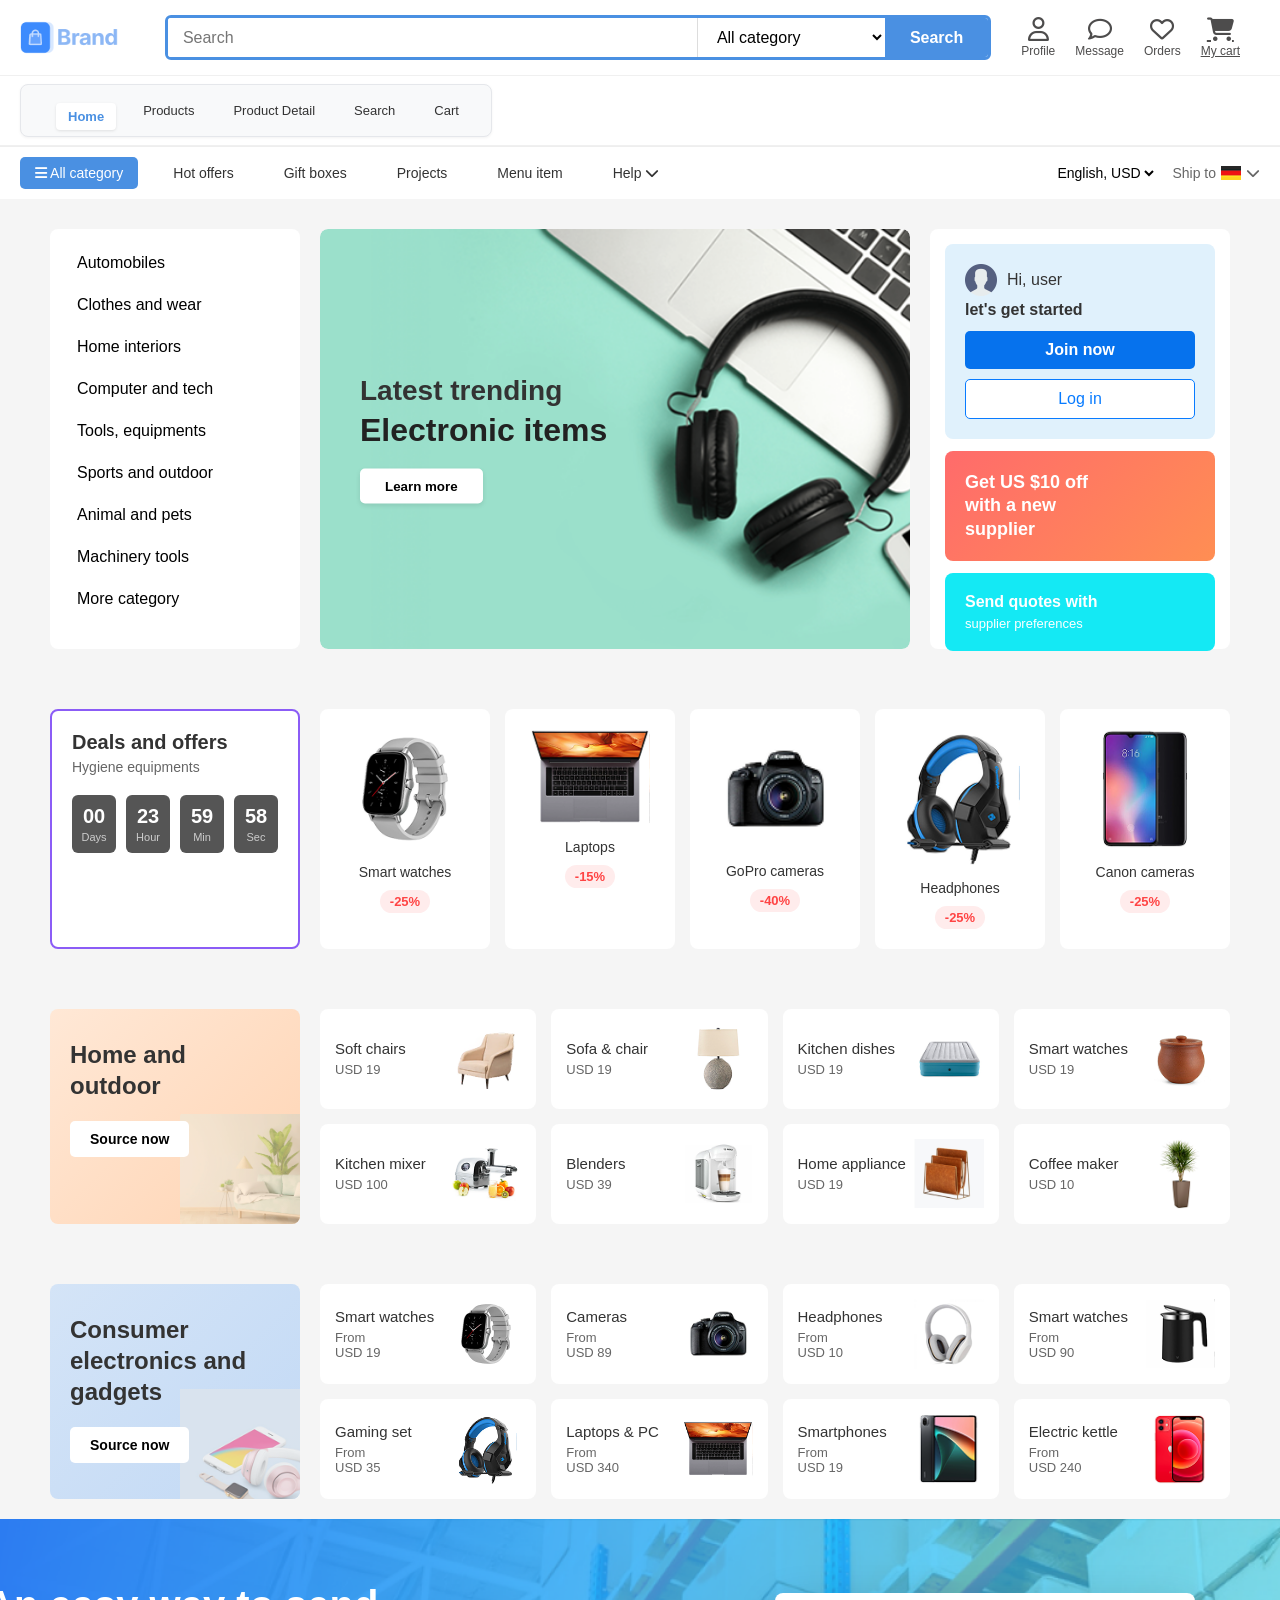
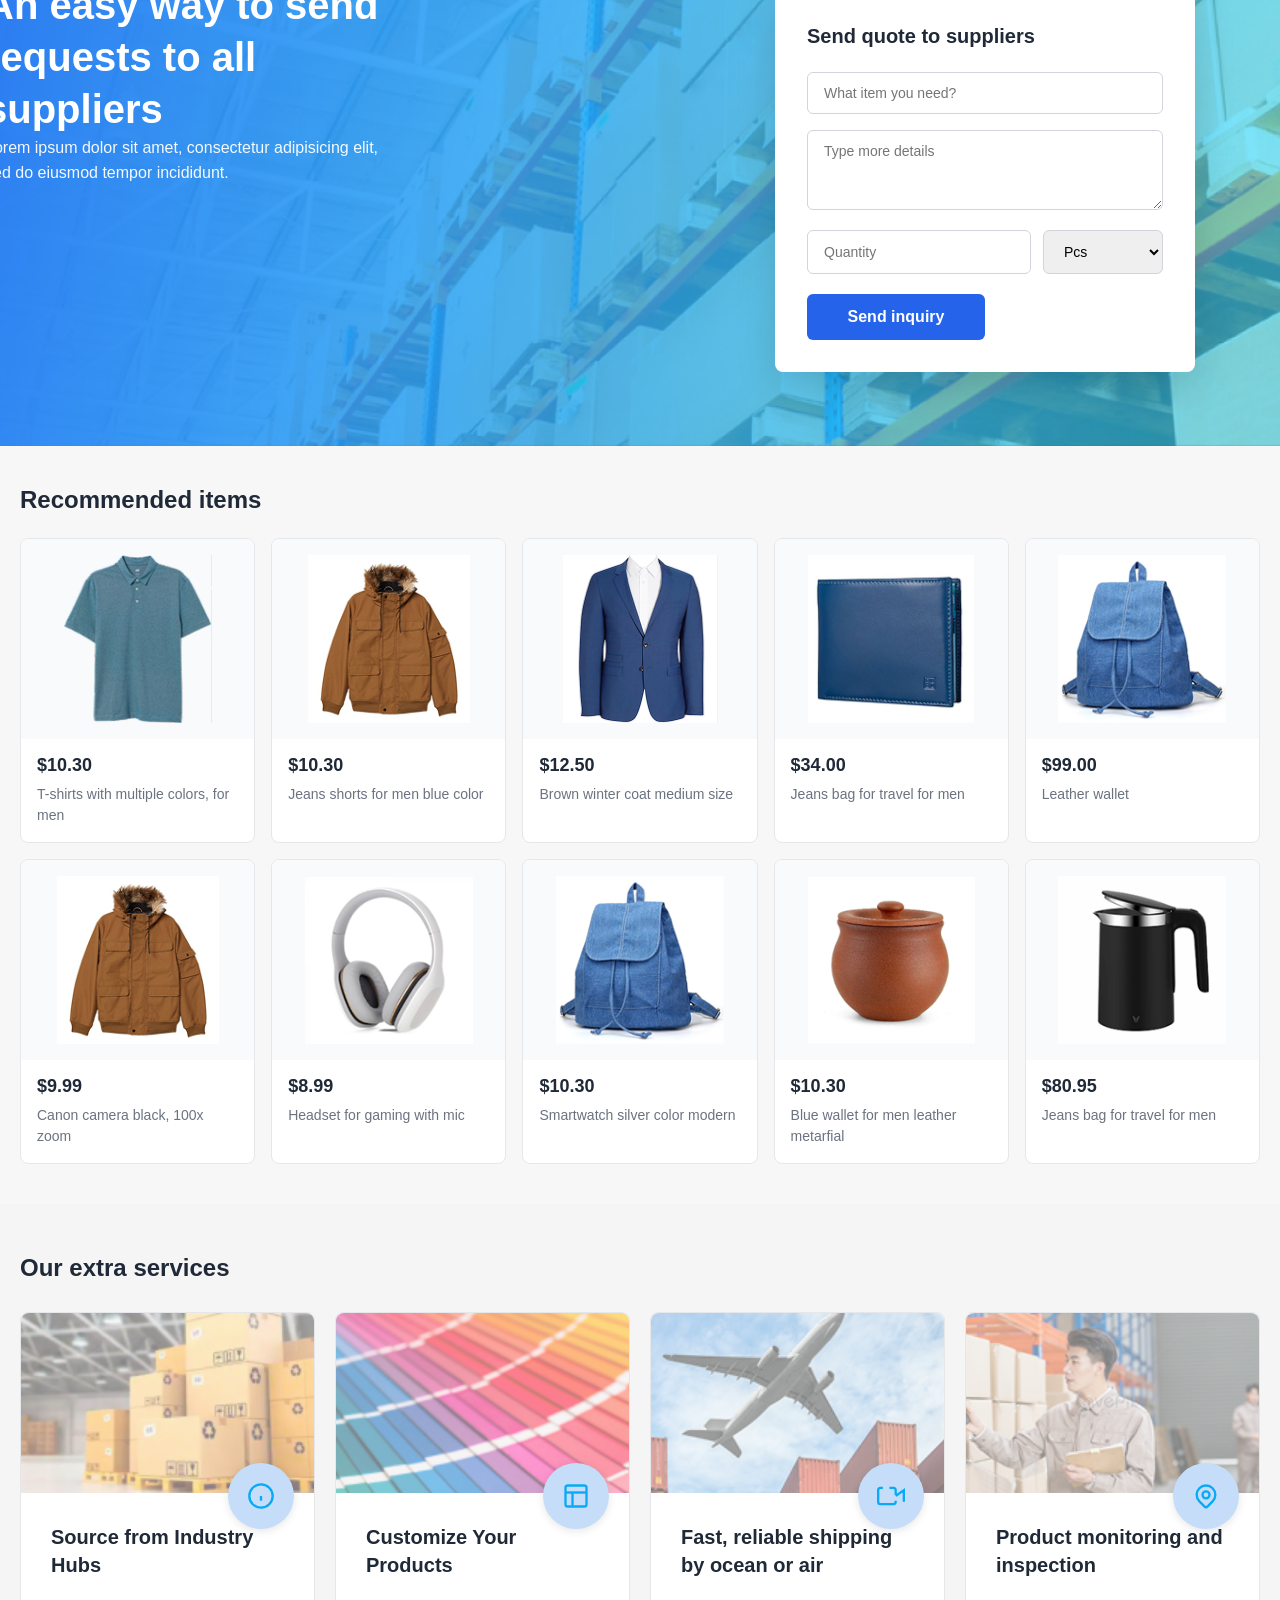
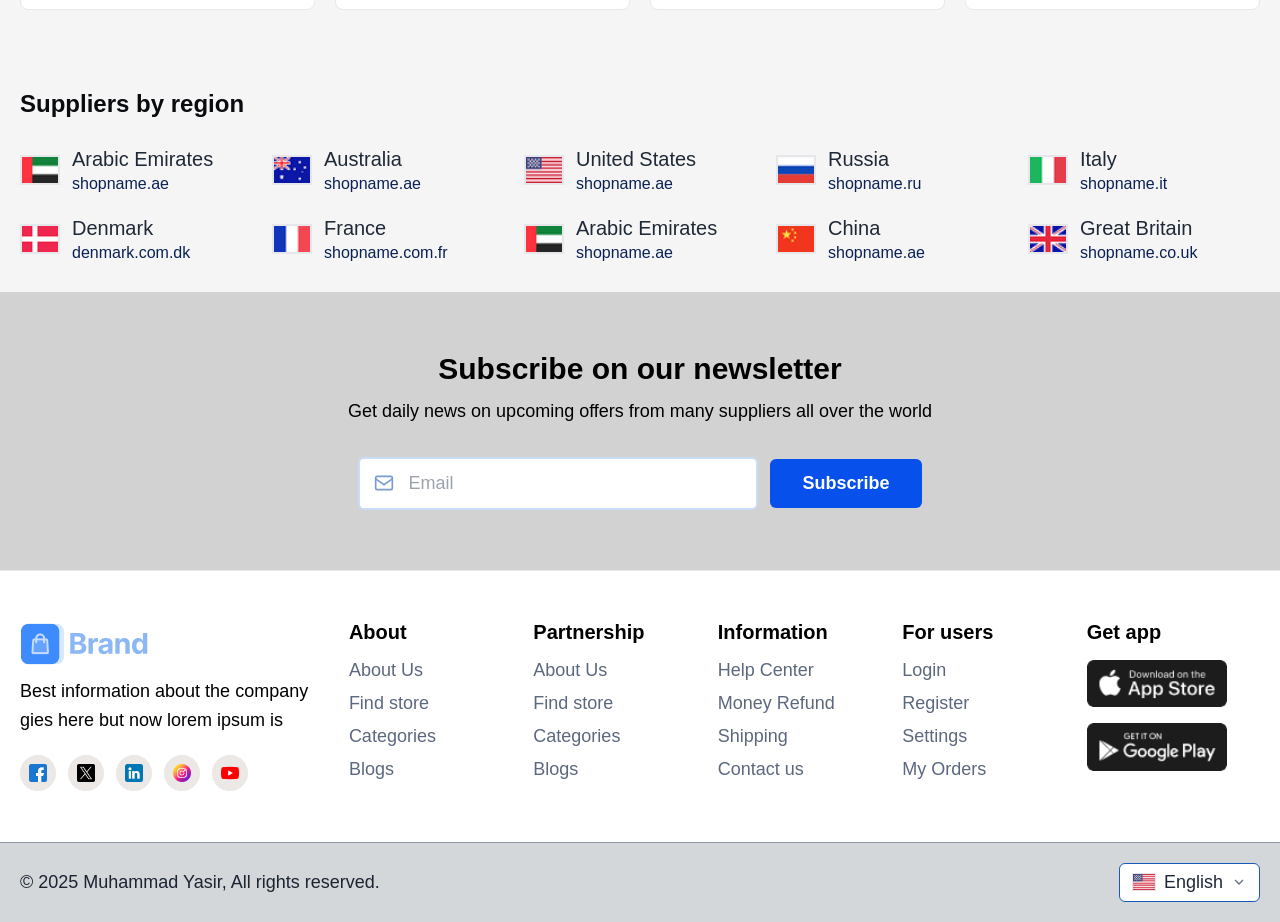
<file: index.html>
<!DOCTYPE html>
<html lang="en">
<head>
    <meta charset="UTF-8">
    <meta name="viewport" content="width=device-width, initial-scale=1.0">
    <title>E-Commerce Website</title>
    <!-- Website Favicon -->
    <link rel="icon" type="image/png" href="assets/Layout/Form/input-group/Icon/control/Vector.png">
    <!-- Font Awesome Icons -->
    <link rel="stylesheet" href="https://cdnjs.cloudflare.com/ajax/libs/font-awesome/6.4.0/css/all.min.css">
    <!-- CSS File -->
    <link rel="stylesheet" href="css/index.css">
</head>
<body>
   <!-- Top Bar -->
<div class="top-bar">
    <!-- Logo -->
    <div class="logo">
        <div class="logo-icon">
            <img src="assets/Layout/Brand/logo-colored.png" alt="Brand Logo">
        </div>
    </div>

    <!-- Search Bar -->
    <div class="search-container">
        <div class="search-bar">
            <input type="text" class="search-input" placeholder="Search">
            <select class="category-dropdown" id="categoryDropdown">
                <option>All category</option>
                <option>Automobiles</option>
                <option>Clothes and wear</option>
                <option>Home interiors</option>
                <option>Computer and tech</option>
                <option>Tools, equipments</option>
                <option>Sports and outdoor</option>
                <option>Animal and pets</option>
                <option>Machinery tools</option>
            </select>
            <button class="search-btn">Search</button>
        </div>
    </div>

    <!-- Right Icons -->
    <div class="top-icons">
        <div class="icon-item">
            <i class="far fa-user"></i>
            <span>Profile</span>
        </div>
        <div class="icon-item">
            <i class="far fa-comment"></i>
            <span>Message</span>
        </div>
        <div class="icon-item">
            <i class="far fa-heart"></i>
            <span>Orders</span>
        </div>
        <div class="icon-item">
          <a href="/cart.html" class="icon-item">
            <i class="fas fa-shopping-cart"></i>
            <span>My cart</span>
        </div>
    </div>
</div>

<!-- Page Navigation Bar -->
<div class="page-nav-bar">
    <ul class="nav-links">
        <li><a href="index.html">Home</a></li>
        <li><a href="products.html">Products</a></li>
        <li><a href="product-detail.html">Product Detail</a></li>
        <li><a href="search.html">Search</a></li>
        <li><a href="cart.html">Cart</a></li>
    </ul>
</div>

<!-- Navigation Bar -->
<div class="nav-bar">
    <div class="nav-left">
        <div class="nav-item active" id="allCategoryBtn">
            <i class="fas fa-bars"></i> All category
        </div>
        <div class="nav-item">Hot offers</div>
        <div class="nav-item">Gift boxes</div>
        <div class="nav-item">Projects</div>
        <div class="nav-item">Menu item</div>
        <div class="nav-item">Help <i class="fas fa-chevron-down"></i></div>
    </div>

    <div class="nav-right">
        <select class="language-select">
            <option>English, USD</option>
            <option>Urdu, PKR</option>
        </select>
        <div class="ship-to">
            <span>Ship to</span>
            <img src="assets/Layout1/Image/flags/DE@2x.png" alt="Germany" style="width: 20px;">
            <i class="fas fa-chevron-down"></i>
        </div>
    </div>
</div>
    <!-- Hero Section -->
    <div class="hero-section">
        <!-- Categories Sidebar -->
        <div class="categories-sidebar">
            <div class="category-item">Automobiles</div>
            <div class="category-item">Clothes and wear</div>
            <div class="category-item">Home interiors</div>
            <div class="category-item">Computer and tech</div>
            <div class="category-item">Tools, equipments</div>
            <div class="category-item">Sports and outdoor</div>
            <div class="category-item">Animal and pets</div>
            <div class="category-item">Machinery tools</div>
            <div class="category-item">More category</div>
        </div>

        <!-- Hero Banner -->
        <div class="hero-banner">
            <div class="hero-content">
                <h2>Latest trending</h2>
                <p>Electronic items</p>
                <button class="learn-more-btn">Learn more</button>
            </div>
            <img src="assets/Image/backgrounds/Banner-board-800x420 2.png" alt="Electronics" class="hero-image">
        </div>

        <!-- User Section -->
<div class="user-section">
    <!-- User Login Card -->
    <div class="user-card">
        <div class="user-greeting">
            <img src="assets/Image/user.png" alt="User" class="user-icon">
            Hi, user
        </div>
        <div class="user-name">let's get started</div>
        <!-- <button class="join-btn" onclick="window.location.href=''">Join now</button> -->
        <a href="/other-page/joinnow.html" class="join-btn">Join now</a>
        <a href="/other-page/singin.html" class="login-link">Log in</a>
    </div>
            <!-- Promo Card -->
            <div class="promo-card">
                <h3>Get US $10 off<br>with a new<br>supplier</h3>
            </div>

            <!-- Supplier Card -->
            <div class="supplier-card">
                <h3>Send quotes with</h3>
                <p>supplier preferences</p>
            </div>
        </div>
    </div>

    <!-- Deals and Offers Section -->
    <div class="deals-section">
        <!-- Left Timer Box -->
        <div class="deals-timer-box">
            <h3>Deals and offers</h3>
            <p>Hygiene equipments</p>
            <div class="timer">
                <div class="timer-item">
                    <div class="timer-value">04</div>
                    <div class="timer-label">Days</div>
                </div>
                <div class="timer-item">
                    <div class="timer-value">13</div>
                    <div class="timer-label">Hour</div>
                </div>
                <div class="timer-item">
                    <div class="timer-value">34</div>
                    <div class="timer-label">Min</div>
                </div>
                <div class="timer-item">
                    <div class="timer-value">56</div>
                    <div class="timer-label">Sec</div>
                </div>
            </div>
        </div>

        <!-- Products Grid -->
        <div class="deals-products">
            <!-- Product 1 -->
            <div class="product-card">
                <img src="assets/Image/tech/8.png" alt="Smart watches">
                <h4>Smart watches</h4>
                <span class="discount">-25%</span>
            </div>

            <!-- Product 2 -->
            <div class="product-card">
                <img src="assets/Image/tech/image 34.png" alt="Laptops">
                <h4>Laptops</h4>
                <span class="discount">-15%</span>
            </div>

            <!-- Product 3 -->
            <div class="product-card">
                <img src="assets/Image//tech/6.png" alt="GoPro cameras">
                <h4>GoPro cameras</h4>
                <span class="discount">-40%</span>
            </div>

            <!-- Product 4 -->
            <div class="product-card">
                <img src="assets/Image/tech/image 29.png" alt="Headphones">
                <h4>Headphones</h4>
                <span class="discount">-25%</span>
            </div>

            <!-- Product 5 -->
            <div class="product-card">
                <img src="assets/Image/tech/image 23.png" alt="Canon cameras">
                <h4>Canon cameras</h4>
                <span class="discount">-25%</span>
            </div>
        </div>
    </div>

    <!-- Home and Outdoor Section -->
    <div class="home-outdoor-section">
        <!-- Left Banner Box -->
        <div class="outdoor-banner">
            <div class="banner-content">
                <h3>Home and<br>outdoor</h3>
                <button class="source-btn">Source now</button>
            </div>
            <img src="assets/Image/backgrounds/Group 969.png" alt="Home outdoor" class="banner-bg">
        </div>

        <!-- Right Side Container -->
        <div class="outdoor-right">
            <!-- Row 1 -->
            <div class="outdoor-row">
                <!-- Product 1 -->
                <div class="outdoor-product-card">
                    <div class="product-info">
                        <h4>Soft chairs</h4>
                        <p class="product-price">USD 19</p>
                    </div>
                    <img src="assets/Image/interior/1.png" alt="Soft chairs">
                </div>

                <!-- Product 2 -->
                <div class="outdoor-product-card">
                    <div class="product-info">
                        <h4>Sofa & chair</h4>
                        <p class="product-price">USD 19</p>
                    </div>
                    <img src="assets/Image/interior/6.png" alt="Sofa chair">
                </div>

                <!-- Product 3 -->
                <div class="outdoor-product-card">
                    <div class="product-info">
                        <h4>Kitchen dishes</h4>
                        <p class="product-price">USD 19</p>
                    </div>
                    <img src="assets/Image/interior/image 93.png" alt="Kitchen dishes">
                </div>

                <!-- Product 4 -->
                <div class="outdoor-product-card">
                    <div class="product-info">
                        <h4>Smart watches</h4>
                        <p class="product-price">USD 19</p>
                    </div>
                    <img src="assets/Image//interior/3.png" alt="Smart watches">
                </div>
            </div>

            <!-- Row 2 -->
            <div class="outdoor-row">
                <!-- Product 5 -->
                <div class="outdoor-product-card">
                    <div class="product-info">
                        <h4>Kitchen mixer</h4>
                        <p class="product-price">USD 100</p>
                    </div>
                    <img src="assets/Image/interior/9.png" alt="Kitchen mixer">
                </div>

                <!-- Product 6 -->
                <div class="outdoor-product-card">
                    <div class="product-info">
                        <h4>Blenders</h4>
                        <p class="product-price">USD 39</p>
                    </div>
                    <img src="assets/Image/interior/8.png" alt="Blenders">
                </div>

                <!-- Product 7 -->
                <div class="outdoor-product-card">
                    <div class="product-info">
                        <h4>Home appliance</h4>
                        <p class="product-price">USD 19</p>
                    </div>
                    <img src="assets/Image/interior/7.png" alt="Home appliance">
                </div>

                <!-- Product 8 -->
                <div class="outdoor-product-card">
                    <div class="product-info">
                        <h4>Coffee maker</h4>
                        <p class="product-price">USD 10</p>
                    </div>
                    <img src="assets/Image/interior/image 89.png" alt="Coffee maker">
                </div>
            </div>
        </div>
    </div>

    <!-- Consumer Electronics Section -->
    <div class="consumer-section">
        <!-- Left Banner Box -->
        <div class="consumer-banner">
            <div class="banner-content">
                <h3>Consumer<br>electronics and<br>gadgets</h3>
                <button class="source-btn">Source now</button>
            </div>
            <img src="assets/Image/backgrounds/image 98.png" alt="Electronics" class="banner-bg">
        </div>

        <!-- Right Side Container -->
        <div class="consumer-right">
            <!-- Row 1 -->
            <div class="consumer-row">
                <!-- Product 1 -->
                <div class="consumer-product-card">
                    <div class="product-info">
                        <h4>Smart watches</h4>
                        <p class="product-price">From<br>USD 19</p>
                    </div>
                    <img src="assets/Image/tech/8.png" alt="Smart watches">
                </div>

                <!-- Product 2 -->
                <div class="consumer-product-card">
                    <div class="product-info">
                        <h4>Cameras</h4>
                        <p class="product-price">From<br>USD 89</p>
                    </div>
                    <img src="assets/Image/tech/6.png" alt="Cameras">
                </div>

                <!-- Product 3 -->
                <div class="consumer-product-card">
                    <div class="product-info">
                        <h4>Headphones</h4>
                        <p class="product-price">From<br>USD 10</p>
                    </div>
                    <img src="assets/Image/tech/image 86.png" alt="Headphones">
                </div>

                <!-- Product 4 -->
                <div class="consumer-product-card">
                    <div class="product-info">
                        <h4>Smart watches</h4>
                        <p class="product-price">From<br>USD 90</p>
                    </div>
                    <img src="assets/Image/tech/image 85.png" alt="Smart watches">
                </div>
            </div>

            <!-- Row 2 -->
            <div class="consumer-row">
                <!-- Product 5 -->
                <div class="consumer-product-card">
                    <div class="product-info">
                        <h4>Gaming set</h4>
                        <p class="product-price">From<br>USD 35</p>
                    </div>
                    <img src="assets/Image/tech/image 29.png" alt="Gaming set">
                </div>

                <!-- Product 6 -->
                <div class="consumer-product-card">
                    <div class="product-info">
                        <h4>Laptops & PC</h4>
                        <p class="product-price">From<br>USD 340</p>
                    </div>
                    <img src="assets/Image/tech/image 34.png" alt="Laptops">
                </div>

                <!-- Product 7 -->
                <div class="consumer-product-card">
                    <div class="product-info">
                        <h4>Smartphones</h4>
                        <p class="product-price">From<br>USD 19</p>
                    </div>
                    <img src="assets/Image/tech/image 32.png" alt="Smartphones">
                </div>

                <!-- Product 8 -->
                <div class="consumer-product-card">
                    <div class="product-info">
                        <h4>Electric kettle</h4>
                        <p class="product-price">From<br>USD 240</p>
                    </div>
                    <img src="assets/Image/tech/image 33.png" alt="Electric kettle">
                </div>
            </div>
        </div>
    </div>
    <!-- ================== -->
    <!-- PART 2 -->
    <!-- Quote Request Section -->
    <section class="quote-section">
        <div class="quote-container">
            <div class="quote-content">
                <div class="quote-left">
                    <h2>An easy way to send requests to all suppliers</h2>
                    <p>Lorem ipsum dolor sit amet, consectetur adipisicing elit, sed do eiusmod tempor incididunt.</p>
                </div>
                
                <div class="quote-right">
                    <div class="quote-form-card">
                        <h3>Send quote to suppliers</h3>
                        
                        <input type="text" class="quote-input" placeholder="What item you need?">
                        
                        <textarea class="quote-textarea" placeholder="Type more details"></textarea>
                        
                        <div class="quote-quantity-row">
                            <input type="number" class="quote-quantity-input" placeholder="Quantity">
                            <select class="quote-unit-select">
                                <option>Pcs</option>
                                <option>Kg</option>
                                <option>Ltr</option>
                                <option>Box</option>
                            </select>
                        </div>
                        
                        <button class="quote-submit-btn">Send inquiry</button>
                    </div>
                </div>
            </div>
        </div>
    </section>

    <!-- Recommended Items Section -->
    <section class="recommended-section">
        <div class="recommended-container">
            <h2 class="recommended-title">Recommended items</h2>
            
            <div class="recommended-grid">
                <!-- Product 1 -->
                <div class="recommended-card">
                    <div class="recommended-img">
                        <img src="assets/Layout/alibaba/Image/cloth/Bitmap.png" alt="T-shirts">
                    </div>
                    <div class="recommended-info">
                        <p class="recommended-price">$10.30</p>
                        <p class="recommended-desc">T-shirts with multiple colors, for men</p>
                    </div>
                </div>
                
                <!-- Product 2 -->
                <div class="recommended-card">
                    <div class="recommended-img">
                        <img src="assets/Layout/alibaba/Image/cloth/2 1.png" alt="Jeans shorts">
                    </div>
                    <div class="recommended-info">
                        <p class="recommended-price">$10.30</p>
                        <p class="recommended-desc">Jeans shorts for men blue color</p>
                    </div>
                </div>
                
                <!-- Product 3 -->
                <div class="recommended-card">
                    <div class="recommended-img">
                        <img src="assets/Layout/alibaba/Image/cloth/image 30.png" alt="Brown coat">
                    </div>
                    <div class="recommended-info">
                        <p class="recommended-price">$12.50</p>
                        <p class="recommended-desc">Brown winter coat medium size</p>
                    </div>
                </div>
                
                <!-- Product 4 -->
                <div class="recommended-card">
                    <div class="recommended-img">
                        <img src="assets/Layout/alibaba/Image/cloth/image 24.png" alt="Jeans bag">
                    </div>
                    <div class="recommended-info">
                        <p class="recommended-price">$34.00</p>
                        <p class="recommended-desc">Jeans bag for travel for men</p>
                    </div>
                </div>
                
                <!-- Product 5 -->
                <div class="recommended-card">
                    <div class="recommended-img">
                        <img src="assets/Layout/alibaba/Image/cloth/image 26.png" alt="Leather wallet">
                    </div>
                    <div class="recommended-info">
                        <p class="recommended-price">$99.00</p>
                        <p class="recommended-desc">Leather wallet</p>
                    </div>
                </div>
                
                <!-- Product 6 -->
                <div class="recommended-card">
                    <div class="recommended-img">
                        <img src="assets/Layout/alibaba/Image/cloth/2 1.png" alt="Canon camera">
                    </div>
                    <div class="recommended-info">
                        <p class="recommended-price">$9.99</p>
                        <p class="recommended-desc">Canon camera black, 100x zoom</p>
                    </div>
                </div>
                
                <!-- Product 7 -->
                <div class="recommended-card">
                    <div class="recommended-img">
                        <img src="assets/Layout/alibaba/Image/tech/image 86.png" alt="Headset">
                    </div>
                    <div class="recommended-info">
                        <p class="recommended-price">$8.99</p>
                        <p class="recommended-desc">Headset for gaming with mic</p>
                    </div>
                </div>
                
                <!-- Product 8 -->
                <div class="recommended-card">
                    <div class="recommended-img">
                        <img src="assets/Layout/alibaba/Image/cloth/image 26.png" alt="Smartwatch">
                    </div>
                    <div class="recommended-info">
                        <p class="recommended-price">$10.30</p>
                        <p class="recommended-desc">Smartwatch silver color modern</p>
                    </div>
                </div>
                
                <!-- Product 9 -->
                <div class="recommended-card">
                    <div class="recommended-img">
                        <img src="assets/Layout/alibaba/Image/interior/image 90.png" alt="Blue wallet">
                    </div>
                    <div class="recommended-info">
                        <p class="recommended-price">$10.30</p>
                        <p class="recommended-desc">Blue wallet for men leather metarfial</p>
                    </div>
                </div>
                
                <!-- Product 10 -->
                <div class="recommended-card">
                    <div class="recommended-img">
                        <img src="assets/Layout/alibaba/Image/tech/image 85.png" alt="Jeans bag">
                    </div>
                    <div class="recommended-info">
                        <p class="recommended-price">$80.95</p>
                        <p class="recommended-desc">Jeans bag for travel for men</p>
                    </div>
                </div>
            </div>
        </div>
    </section>

    <!-- Our Extra Services Section -->
    <section class="services-section">
        <div class="services-container">
            <h2 class="services-title">Our extra services</h2>
            
            <div class="services-grid">
                <!-- Service 1 -->
                <div class="service-card">
                    <div class="service-image">
                        <img src="assets/Image/backgrounds/Mask group.png" alt="Source from Industry Hubs">
                    </div>
                    <div class="service-content">
                        <div class="service-text">
                            <h3>Source from Industry Hubs</h3>
                        </div>
                        <div class="service-icon">
                            <svg width="40" height="40" viewBox="0 0 24 24" fill="none" stroke="currentColor" stroke-width="2">
                                <circle cx="12" cy="12" r="10"></circle>
                                <path d="M12 16v-4"></path>
                                <path d="M12 8h.01"></path>
                            </svg>
                        </div>
                    </div>
                </div>
                
                <!-- Service 2 -->
                <div class="service-card">
                    <div class="service-image">
                        <img src="assets/Image/backgrounds/Mask group (1).png" alt="Customize Your Products">
                    </div>
                    <div class="service-content">
                        <div class="service-text">
                            <h3>Customize Your Products</h3>
                        </div>
                        <div class="service-icon">
                            <svg width="40" height="40" viewBox="0 0 24 24" fill="none" stroke="currentColor" stroke-width="2">
                                <rect x="3" y="3" width="18" height="18" rx="2"></rect>
                                <path d="M3 9h18"></path>
                                <path d="M9 21V9"></path>
                            </svg>
                        </div>
                    </div>
                </div>
                
                <!-- Service 3 -->
                <div class="service-card">
                    <div class="service-image">
                        <img src="assets/Image/backgrounds/image 106.png" alt="Fast, reliable shipping">
                    </div>
                    <div class="service-content">
                        <div class="service-text">
                            <h3>Fast, reliable shipping by ocean or air</h3>
                        </div>
                        <div class="service-icon">
                            <svg width="40" height="40" viewBox="0 0 24 24" fill="none" stroke="currentColor" stroke-width="2">
                                <path d="M16 16v1a2 2 0 0 1-2 2H3a2 2 0 0 1-2-2V7a2 2 0 0 1 2-2h2m5.66 0H14a2 2 0 0 1 2 2v3.34l1 1L23 7v10"></path>
                                <line x1="16" y1="8" x2="16" y2="8"></line>
                            </svg>
                        </div>
                    </div>
                </div>
                
                <!-- Service 4 -->
                <div class="service-card">
                    <div class="service-image">
                        <img src="assets/Image/backgrounds/image 107.png" alt="Product monitoring">
                    </div>
                    <div class="service-content">
                        <div class="service-text">
                            <h3>Product monitoring and inspection</h3>
                        </div>
                        <div class="service-icon">
                            <svg width="40" height="40" viewBox="0 0 24 24" fill="none" stroke="currentColor" stroke-width="2">
                                <path d="M9 11a3 3 0 1 0 6 0a3 3 0 0 0 -6 0"></path>
                                <path d="M17.657 16.657l-4.243 4.243a2 2 0 0 1 -2.827 0l-4.244 -4.243a8 8 0 1 1 11.314 0z"></path>
                            </svg>
                        </div>
                    </div>
                </div>
            </div>
        </div>
    </section>

    <!-- Suppliers by Region Section -->
    <section class="suppliers-section">
        <div class="suppliers-container">
            <h2 class="suppliers-title">Suppliers by region</h2>
            
            <div class="suppliers-grid">
                <!-- Row 1 -->
                <div class="supplier-item">
                    <img src="assets/Layout1/Image/flags/AE@2x.png" alt="UAE Flag" class="supplier-flag">
                    <div class="supplier-info">
                        <h3 class="supplier-country">Arabic Emirates</h3>
                        <p class="supplier-website">shopname.ae</p>
                    </div>
                </div>
                
                <div class="supplier-item">
                    <img src="assets/Layout1/Image/flags/icon.png" alt="Australia Flag" class="supplier-flag">
                    <div class="supplier-info">
                        <h3 class="supplier-country">Australia</h3>
                        <p class="supplier-website">shopname.ae</p>
                    </div>
                </div>
                
                <div class="supplier-item">
                    <img src="assets/Layout1/Image/flags/US@2x.png" alt="USA Flag" class="supplier-flag">
                    <div class="supplier-info">
                        <h3 class="supplier-country">United States</h3>
                        <p class="supplier-website">shopname.ae</p>
                    </div>
                </div>
                
                <div class="supplier-item">
                    <img src="assets/Layout1/Image/flags/RU@2x.png" alt="Russia Flag" class="supplier-flag">
                    <div class="supplier-info">
                        <h3 class="supplier-country">Russia</h3>
                        <p class="supplier-website">shopname.ru</p>
                    </div>
                </div>
                
                <div class="supplier-item">
                    <img src="assets/Layout1/Image/flags/IT@2x.png" alt="Italy Flag" class="supplier-flag">
                    <div class="supplier-info">
                        <h3 class="supplier-country">Italy</h3>
                        <p class="supplier-website">shopname.it</p>
                    </div>
                </div>
                
                <!-- Row 2 -->
                <div class="supplier-item">
                    <img src="assets/Layout1/Image/flags/DK@2x.png" alt="Denmark Flag" class="supplier-flag">
                    <div class="supplier-info">
                        <h3 class="supplier-country">Denmark</h3>
                        <p class="supplier-website">denmark.com.dk</p>
                    </div>
                </div>
                
                <div class="supplier-item">
                    <img src="assets/Layout1/Image/flags/FR@2x.png" alt="France Flag" class="supplier-flag">
                    <div class="supplier-info">
                        <h3 class="supplier-country">France</h3>
                        <p class="supplier-website">shopname.com.fr</p>
                    </div>
                </div>
                
                <div class="supplier-item">
                    <img src="assets/Layout1/Image/flags/AE@2x.png" alt="UAE Flag" class="supplier-flag">
                    <div class="supplier-info">
                        <h3 class="supplier-country">Arabic Emirates</h3>
                        <p class="supplier-website">shopname.ae</p>
                    </div>
                </div>
                
                <div class="supplier-item">
                    <img src="assets/Layout1/Image/flags/CN@2x.png" alt="China Flag" class="supplier-flag">
                    <div class="supplier-info">
                        <h3 class="supplier-country">China</h3>
                        <p class="supplier-website">shopname.ae</p>
                    </div>
                </div>
                
                <div class="supplier-item">
                    <img src="assets/Layout1/Image/flags/GB@2x.png" alt="UK Flag" class="supplier-flag">
                    <div class="supplier-info">
                        <h3 class="supplier-country">Great Britain</h3>
                        <p class="supplier-website">shopname.co.uk</p>
                    </div>
                </div>
            </div>
        </div>
    </section>

    <!-- Newsletter Section -->
    <section class="newsletter-section">
        <div class="newsletter-container">
            <h2 class="newsletter-title">Subscribe on our newsletter</h2>
            <p class="newsletter-desc">Get daily news on upcoming offers from many suppliers all over the world</p>
            
            <div class="newsletter-form">
                <div class="newsletter-input-wrapper">
                    <svg class="newsletter-icon" width="20" height="20" viewBox="0 0 24 24" fill="none" stroke="currentColor" stroke-width="2">
                        <rect x="2" y="4" width="20" height="16" rx="2"></rect>
                        <path d="M22 7l-10 7L2 7"></path>
                    </svg>
                    <input type="email" class="newsletter-input" placeholder="Email">
                </div>
                <button class="newsletter-btn">Subscribe</button>
            </div>
        </div>
    </section>   
    
    <!-- PART 3 STARTS HERE -->
    <!-- Footer Sections -->
    <!-- Footer Main Section -->
    <section class="footer-main">
        <div class="footer-main-container">
            <!-- Brand Column -->
            <div class="footer-brand">
                <div class="footer-logo">
                    <img src="assets/Layout/Brand/logo-colored.png" alt="Brand Logo">
                </div>
                <p class="footer-brand-desc">Best information about the company gies here but now lorem ipsum is</p>
                <div class="footer-social">
                    <a href="https://www.facebook.com/profile.php?id=100064279256569" class="social-icon">
                        <img src="assets/social-icon/facebook.png" alt="Facebook">
                    </a>
                    <a href="https://x.com/YasirAwan4831" class="social-icon">
                        <img src="assets/social-icon/twitter.png" alt="Twitter">
                    </a>
                    <a href="https://www.linkedin.com/in/yasirawan4831/" class="social-icon">
                        <img src="assets/social-icon/linkedin.png" alt="LinkedIn">
                    </a>
                    <a href="https://www.instagram.com/yasirawan4831/" class="social-icon">
                        <img src="assets/social-icon/instagram.png" alt="Instagram">
                    </a>
                    <a href="https://www.youtube.com/@YasirTech-t1d" class="social-icon">
                        <img src="assets/social-icon/youtube.png" alt="YouTube">
                    </a>
                </div>
            </div>
            
            <!-- About Column -->
            <div class="footer-column">
                <h3 class="footer-column-title">About</h3>
                <ul class="footer-links">
                    <li><a href="/other-page/about-us.html">About Us</a></li>
                    <li><a href="/other-page/find-store.html">Find store</a></li>
                    <li><a href="#">Categories</a></li>
                    <li><a href="#">Blogs</a></li>
                </ul>
            </div>
            
            <!-- Partnership Column -->
            <div class="footer-column">
                <h3 class="footer-column-title">Partnership</h3>
                <ul class="footer-links">
                    <li><a href="/other-page/about-us.html">About Us</a></li>
                    <li><a href="/other-page/find-store.html">Find store</a></li>
                    <li><a href="#">Categories</a></li>
                    <li><a href="#">Blogs</a></li>
                </ul>
            </div>
            
            <!-- Information Column -->
            <div class="footer-column">
                <h3 class="footer-column-title">Information</h3>
                <ul class="footer-links">
                    <li><a href="/other-page/help-center.html">Help Center</a></li>
                    <li><a href="#">Money Refund</a></li>
                    <li><a href="/other-page/Shipping.html">Shipping</a></li>
                    <li><a href="/other-page/contact.html">Contact us</a></li>
                </ul>
            </div>
            
            <!-- For Users Column -->
            <div class="footer-column">
                <h3 class="footer-column-title">For users</h3>
                <ul class="footer-links">
                    <li><a href="/other-page/singin.html">Login</a></li>
                    <li><a href="/other-page/joinnow.html">Register</a></li>
                    <li><a href="#">Settings</a></li>
                    <li><a href="#">My Orders</a></li>
                </ul>
            </div>
            
            <!-- Get App Column -->
            <div class="footer-app">
                <h3 class="footer-column-title">Get app</h3>
                <a href="#" class="app-download">
                    <img src="assets/Layout/Misc/market-button.png" alt="Download on App Store">
                </a>
                <a href="#" class="app-download">
                    <img src="assets/Layout/Misc/Group.png" alt="Get it on Google Play">
                </a>
            </div>
        </div>
    </section>

    <!-- Footer Bottom -->
    <footer class="footer-bottom">
        <div class="footer-bottom-container">
            <p class="footer-copyright">© 2025 Muhammad Yasir, All rights reserved.</p>
            
            <div class="footer-language">
                <button class="language-btn">
                    <img src="assets/Layout1/Image/flags/US@2x.png" alt="English" class="language-flag">
                    <span>English</span>
                    <svg class="language-arrow" width="16" height="16" viewBox="0 0 24 24" fill="none" stroke="currentColor" stroke-width="2">
                        <path d="M6 9l6 6 6-6"/>
                    </svg>
                </button>
                
                <div class="language-dropdown">
                    <a href="#" class="language-option">
                        <img src="assets/Layout1/Image/flags/CN@2x.png" alt="Chinese" class="language-flag">
                        <span>Chinese</span>
                    </a>
                    <a href="#" class="language-option">
                        <img src="assets/Layout1/Image/flags/RU@2x.png" alt="Russian" class="language-flag">
                        <span>Russian</span>
                    </a>
                    <a href="#" class="language-option">
                        <img src="assets/Layout1/Image/flags/AE@2x.png" alt="Arabic" class="language-flag">
                        <span>Arabic</span>
                    </a>
                    <a href="#" class="language-option">
                        <img src="assets/Layout1/Image/flags/DK@2x.png" alt="Danish" class="language-flag">
                        <span>Danish</span>
                    </a>
                </div>
            </div>
        </div>
    </footer>

    <!-- JavaScript File -->
    <script src="js/index.js"></script>
</body>
</html>
</file>
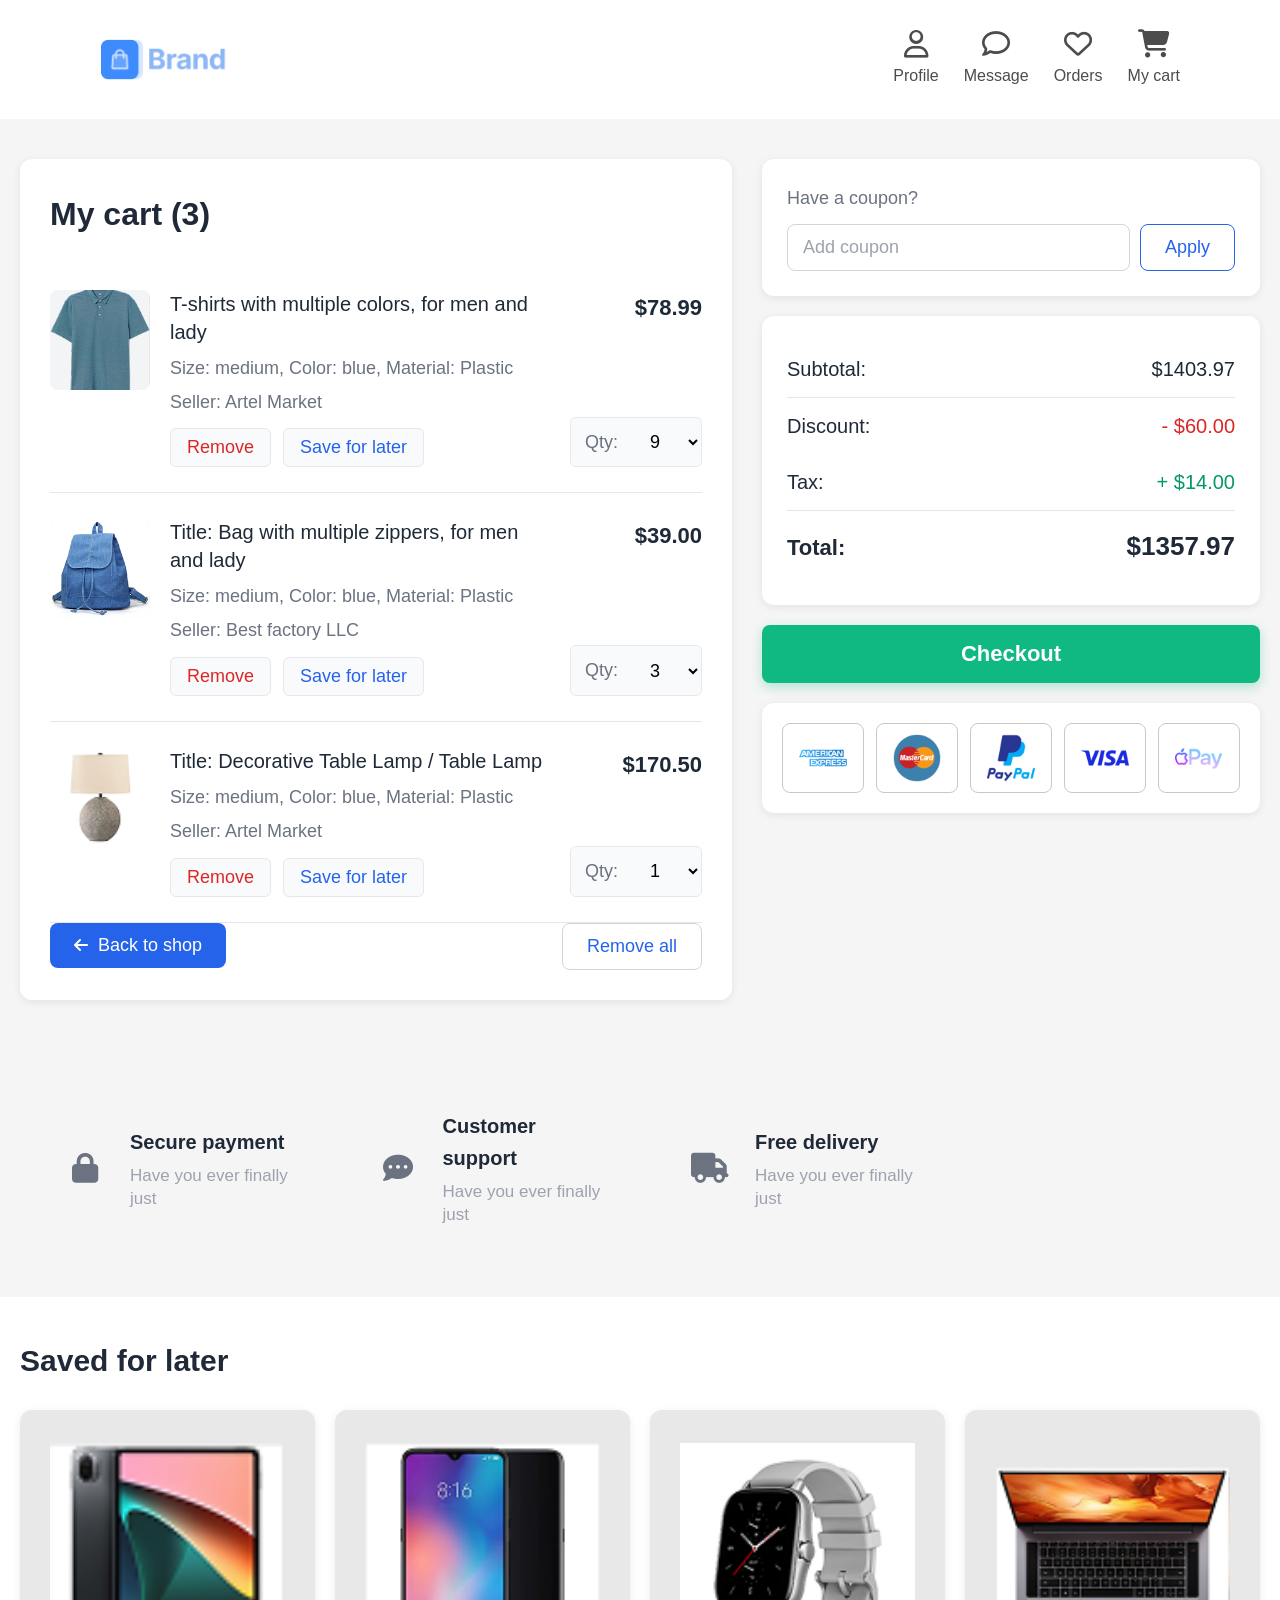
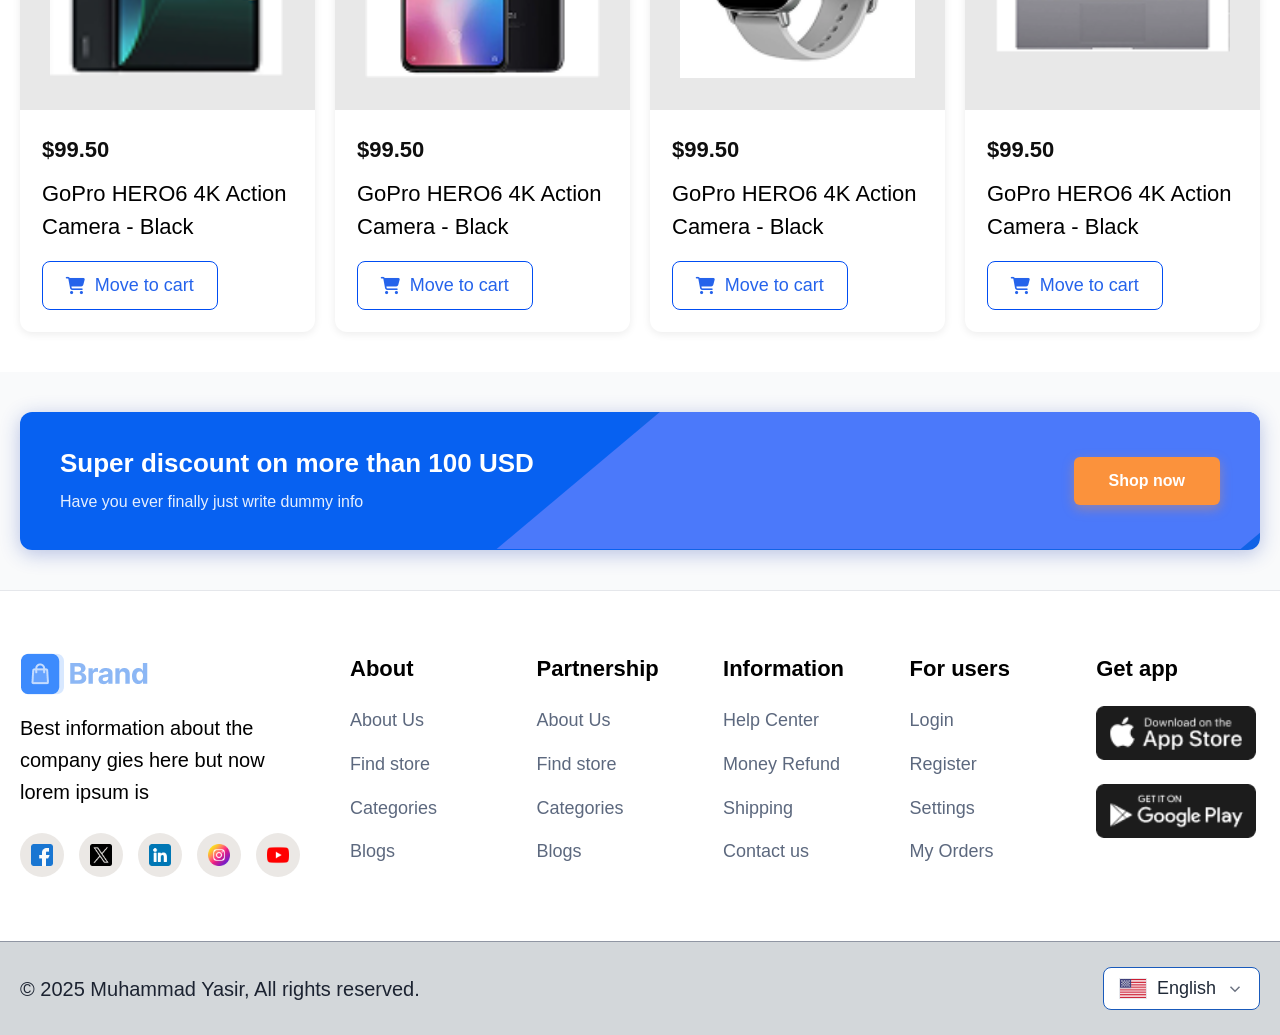
<file: cart.html>
<!DOCTYPE html>
<html lang="en">
<head>
    <meta charset="UTF-8">
    <meta name="viewport" content="width=device-width, initial-scale=1.0">
    <title>E-Commerce Website - Shopping Cart</title>
    
    <!-- Website Favicon -->
    <link rel="icon" type="image/png" href="assets/Layout/Form/input-group/Icon/control/Vector.png">
    
    <!-- Font Awesome Icons -->
    <link rel="stylesheet" href="https://cdnjs.cloudflare.com/ajax/libs/font-awesome/6.4.0/css/all.min.css">
    
    <!-- Main CSS File -->
    <link rel="stylesheet" href="css/cart.css">
</head>
<body>
    
    <!-- 
         TOP BAR SECTION
          -->
    <header class="top-bar">
        <div class="logo">
            <div class="logo-icon">
                <img src="assets/Layout/Brand/logo-colored.png" alt="Brand Logo">
            </div>
        </div>

        <div class="top-icons">
            <div class="icon-item">
                <i class="far fa-user"></i>
                <span>Profile</span>
            </div>
            <div class="icon-item">
                <i class="far fa-comment"></i>
                <span>Message</span>
            </div>
            <div class="icon-item">
                <i class="far fa-heart"></i>
                <span>Orders</span>
            </div>
            <div class="icon-item cart-link">
                <i class="fas fa-shopping-cart"></i>
                <span>My cart</span>
                <!-- <span>My cart</span> -->
            </div>
        </div>
    </header>

    <!-- 
         SECTION A - SHOPPING CART
          -->
    <section class="cart-section">
        <div class="cart-container">
            
            <!-- Left Side: Cart Items -->
            <div class="cart-left">
                <h1 class="cart-heading">My cart (3)</h1>
                
                <!-- Cart Item 1 -->
                <div class="cart-item">
                    <div class="item-image">
                        <img src="assets/Layout/alibaba/Image/cloth/Bitmap.png" alt="T-shirt">
                    </div>
                    <div class="item-details">
                        <h3 class="item-title">T-shirts with multiple colors, for men and lady</h3>
                        <p class="item-specs">Size: medium, Color: blue, Material: Plastic</p>
                        <p class="item-seller">Seller: Artel Market</p>
                        <div class="item-actions">
                            <button class="btn-remove">Remove</button>
                            <button class="btn-save">Save for later</button>
                        </div>
                    </div>
                    <div class="item-price-qty">
                        <p class="item-price">$78.99</p>
                        <div class="qty-selector">
                            <label>Qty:</label>
                            <select class="qty-dropdown">
                                <option value="1">1</option>
                                <option value="2">2</option>
                                <option value="3">3</option>
                                <option value="4">4</option>
                                <option value="5">5</option>
                                <option value="6">6</option>
                                <option value="7">7</option>
                                <option value="8">8</option>
                                <option value="9" selected>9</option>
                                <option value="10">10</option>
                            </select>
                        </div>
                    </div>
                </div>

                <!-- Cart Item 2 -->
                <div class="cart-item">
                    <div class="item-image">
                        <img src="assets/Layout/alibaba/Image/cloth/image 26.png" alt="Bag">
                    </div>
                    <div class="item-details">
                        <h3 class="item-title">Title: Bag with multiple zippers, for men and lady</h3>
                        <p class="item-specs">Size: medium, Color: blue, Material: Plastic</p>
                        <p class="item-seller">Seller: Best factory LLC</p>
                        <div class="item-actions">
                            <button class="btn-remove">Remove</button>
                            <button class="btn-save">Save for later</button>
                        </div>
                    </div>
                    <div class="item-price-qty">
                        <p class="item-price">$39.00</p>
                        <div class="qty-selector">
                            <label>Qty:</label>
                            <select class="qty-dropdown">
                                <option value="1">1</option>
                                <option value="2">2</option>
                                <option value="3" selected>3</option>
                                <option value="4">4</option>
                                <option value="5">5</option>
                                <option value="6">6</option>
                                <option value="7">7</option>
                                <option value="8">8</option>
                                <option value="9">9</option>
                                <option value="10">10</option>
                            </select>
                        </div>
                    </div>
                </div>

                <!-- Cart Item 3 -->
                <div class="cart-item">
                    <div class="item-image">
                        <img src="assets/Image/interior/6.png" alt="Lamp">
                    </div>
                    <div class="item-details">
                        <h3 class="item-title">Title: Decorative Table Lamp / Table Lamp </h3>
                        <p class="item-specs">Size: medium, Color: blue, Material: Plastic</p>
                        <p class="item-seller">Seller: Artel Market</p>
                        <div class="item-actions">
                            <button class="btn-remove">Remove</button>
                            <button class="btn-save">Save for later</button>
                        </div>
                    </div>
                    <div class="item-price-qty">
                        <p class="item-price">$170.50</p>
                        <div class="qty-selector">
                            <label>Qty:</label>
                            <select class="qty-dropdown">
                                <option value="1" selected>1</option>
                                <option value="2">2</option>
                                <option value="3">3</option>
                                <option value="4">4</option>
                                <option value="5">5</option>
                                <option value="6">6</option>
                                <option value="7">7</option>
                                <option value="8">8</option>
                                <option value="9">9</option>
                                <option value="10">10</option>
                            </select>
                        </div>
                    </div>
                </div>

                <!-- Action Buttons -->
                <div class="cart-actions">
                    <button class="btn-back-shop">
                        <i class="fas fa-arrow-left"></i>
                        Back to shop
                    </button>
                    <button class="btn-remove-all">Remove all</button>
                </div>
            </div>

            <!-- Right Side: Order Summary -->
            <div class="cart-right">
                
                <!-- Coupon Section -->
                <div class="coupon-box">
                    <p class="coupon-label">Have a coupon?</p>
                    <div class="coupon-input-group">
                        <input type="text" placeholder="Add coupon" class="coupon-input">
                        <button class="btn-apply">Apply</button>
                    </div>
                </div>

                <!-- Price Summary -->
                <div class="price-summary">
                    <div class="price-row">
                        <span>Subtotal:</span>
                        <span class="price-subtotal">$1403.97</span>
                    </div>
                    <div class="price-row discount">
                        <span>Discount:</span>
                        <span class="price-discount">- $60.00</span>
                    </div>
                    <div class="price-row tax">
                        <span>Tax:</span>
                        <span class="price-tax">+ $14.00</span>
                    </div>
                    <div class="price-row total">
                        <span>Total:</span>
                        <span class="price-total">$1357.97</span>
                    </div>
                </div>

                <!-- Checkout Button -->
                <button class="btn-checkout">Checkout</button>

                <!-- Payment Methods -->
                <div class="payment-methods">
                    <img src="assets/social-icon/american-express.png" alt="American Express">
                    <img src="assets/social-icon/mastercard.png" alt="Mastercard">
                    <img src="assets/social-icon/paypal.png" alt="PayPal">
                    <img src="assets/social-icon/visa (1).png" alt="Visa">
                    <img src="assets/social-icon/icons8-apple-pay-50.png" alt="Apple Pay">
                </div>
            </div>
        </div>
    </section>

    <!-- SECTION B - FEATURES -->
    <section class="features-section">
        <div class="features-container">
            
            <!-- Feature 1: Secure Payment -->
            <div class="feature-item">
                <div class="feature-icon">
                    <i class="fas fa-lock"></i>
                </div>
                <div class="feature-content">
                    <h3 class="feature-title">Secure payment</h3>
                    <p class="feature-text">Have you ever finally just</p>
                </div>
            </div>

            <!-- Feature 2: Customer Support -->
            <div class="feature-item">
                <div class="feature-icon">
                    <i class="fas fa-comment-dots"></i>
                </div>
                <div class="feature-content">
                    <h3 class="feature-title">Customer support</h3>
                    <p class="feature-text">Have you ever finally just</p>
                </div>
            </div>

            <!-- Feature 3: Free Delivery -->
            <div class="feature-item">
                <div class="feature-icon">
                    <i class="fas fa-truck"></i>
                </div>
                <div class="feature-content">
                    <h3 class="feature-title">Free delivery</h3>
                    <p class="feature-text">Have you ever finally just</p>
                </div>
            </div>
        </div>
    </section>

    <!-- 
         SECTION C - SAVED FOR LATER
          -->
    <section class="saved-section">
        <div class="saved-container">
            
            <h2 class="saved-heading">Saved for later</h2>
            
            <div class="saved-products-grid">
                
                <!-- Product 1 -->
                <div class="saved-product-card">
                    <div class="saved-product-image">
                        <img src="assets/Image/tech/image 32.png" alt="Tablet">
                    </div>
                    <div class="saved-product-info">
                        <p class="saved-product-price">$99.50</p>
                        <h3 class="saved-product-title">GoPro HERO6 4K Action Camera - Black</h3>
                        <button class="btn-move-to-cart">
                            <i class="fas fa-shopping-cart"></i>
                            <span>Move to cart</span>
                        </button>
                    </div>
                </div>

                <!-- Product 2 -->
                <div class="saved-product-card">
                    <div class="saved-product-image">
                        <img src="assets/Image/tech/image 23.png" alt="iPhone">
                    </div>
                    <div class="saved-product-info">
                        <p class="saved-product-price">$99.50</p>
                        <h3 class="saved-product-title">GoPro HERO6 4K Action Camera - Black</h3>
                        <button class="btn-move-to-cart">
                            <i class="fas fa-shopping-cart"></i>
                            <span>Move to cart</span>
                        </button>
                    </div>
                </div>

                <!-- Product 3 -->
                <div class="saved-product-card">
                    <div class="saved-product-image">
                        <img src="assets/Image/tech/8.png" alt="Smart Watch">
                    </div>
                    <div class="saved-product-info">
                        <p class="saved-product-price">$99.50</p>
                        <h3 class="saved-product-title">GoPro HERO6 4K Action Camera - Black</h3>
                        <button class="btn-move-to-cart">
                            <i class="fas fa-shopping-cart"></i>
                            <span>Move to cart</span>
                        </button>
                    </div>
                </div>

                <!-- Product 4 -->
                <div class="saved-product-card">
                    <div class="saved-product-image">
                        <img src="assets/Image/tech/image 34.png" alt="Laptop">
                    </div>
                    <div class="saved-product-info">
                        <p class="saved-product-price">$99.50</p>
                        <h3 class="saved-product-title">GoPro HERO6 4K Action Camera - Black</h3>
                        <button class="btn-move-to-cart">
                            <i class="fas fa-shopping-cart"></i>
                            <span>Move to cart</span>
                        </button>
                    </div>
                </div>
            </div>
        </div>
    </section>

    <!-- SECTION D - DISCOUNT BANNER -->
    <section class="discount-banner-section">
        <div class="discount-banner-container">
            <div class="discount-banner">
                <div class="banner-content">
                    <h2 class="banner-title">Super discount on more than 100 USD</h2>
                    <p class="banner-text">Have you ever finally just write dummy info</p>
                </div>
                <button class="banner-btn">Shop now</button>
            </div>
        </div>
    </section>

    <!--  FOOTER MAIN SECTION
 -->
    <footer class="footer-main">
        <div class="footer-main-container">
            
            <!-- Brand Information Column -->
            <div class="footer-brand">
                <div class="footer-logo">
                    <img src="assets/Layout/Brand/logo-colored.png" alt="Brand Logo">
                </div>
                <p class="footer-brand-desc">Best information about the company gies here but now lorem ipsum is</p>
                <div class="footer-social">
                    <a href="https://www.facebook.com/profile.php?id=100064279256569" class="social-icon" target="_blank" rel="noopener">
                        <img src="assets/social-icon/facebook.png" alt="Facebook">
                    </a>
                    <a href="https://x.com/YasirAwan4831" class="social-icon" target="_blank" rel="noopener">
                        <img src="assets/social-icon/twitter.png" alt="Twitter">
                    </a>
                    <a href="https://www.linkedin.com/in/yasirawan4831/" class="social-icon" target="_blank" rel="noopener">
                        <img src="assets/social-icon/linkedin.png" alt="LinkedIn">
                    </a>
                    <a href="https://www.instagram.com/yasirawan4831/" class="social-icon" target="_blank" rel="noopener">
                        <img src="assets/social-icon/instagram.png" alt="Instagram">
                    </a>
                    <a href="https://www.youtube.com/@YasirTech-t1d" class="social-icon" target="_blank" rel="noopener">
                        <img src="assets/social-icon/youtube.png" alt="YouTube">
                    </a>
                </div>
            </div>
            
            <!-- About Links Column -->
            <div class="footer-column">
                <h3 class="footer-column-title">About</h3>
                <ul class="footer-links">
                    <li><a href="/other-page/about-us.html">About Us</a></li>
                    <li><a href="/other-page/find-store.html">Find store</a></li>
                    <li><a href="#">Categories</a></li>
                    <li><a href="#">Blogs</a></li>
                </ul>
            </div>
            
            <!-- Partnership Links Column -->
            <div class="footer-column">
                <h3 class="footer-column-title">Partnership</h3>
                <ul class="footer-links">
                    <li><a href="/other-page/about-us.html">About Us</a></li>
                    <li><a href="/other-page/find-store.html">Find store</a></li>
                    <li><a href="#">Categories</a></li>
                    <li><a href="#">Blogs</a></li>
                </ul>
            </div>
            
            <!-- Information Links Column -->
            <div class="footer-column">
                <h3 class="footer-column-title">Information</h3>
                <ul class="footer-links">
                    <li><a href="/other-page/help-center.html">Help Center</a></li>
                    <li><a href="#">Money Refund</a></li>
                    <li><a href="/other-page/Shipping.html">Shipping</a></li>
                    <li><a href="/other-page/contact.html">Contact us</a></li>
                </ul>
            </div>
            
            <!-- User Links Column -->
            <div class="footer-column">
                <h3 class="footer-column-title">For users</h3>
                <ul class="footer-links">
                    <li><a href="/other-page/singin.html">Login</a></li>
                    <li><a href="/other-page/joinnow.html">Register</a></li>
                    <li><a href="#">Settings</a></li>
                    <li><a href="#">My Orders</a></li>
                </ul>
            </div>
            
            <!-- Mobile Apps Column -->
            <div class="footer-app">
                <h3 class="footer-column-title">Get app</h3>
                <a href="#" class="app-download">
                    <img src="assets/Layout/Misc/market-button.png" alt="Download on App Store">
                </a>
                <a href="#" class="app-download">
                    <img src="assets/Layout/Misc/Group.png" alt="Get it on Google Play">
                </a>
            </div>
        </div>
    </footer>

    <!-- 
         FOOTER BOTTOM SECTION
          -->
    <section class="footer-bottom">
        <div class="footer-bottom-container">
            <p class="footer-copyright">© 2025 Muhammad Yasir, All rights reserved.</p>
            
            <div class="footer-language">
                <button class="language-btn">
                    <img src="assets/Layout1/Image/flags/US@2x.png" alt="English" class="language-flag">
                    <span>English</span>
                    <svg class="language-arrow" width="16" height="16" viewBox="0 0 24 24" fill="none" stroke="currentColor" stroke-width="2">
                        <path d="M6 9l6 6 6-6"/>
                    </svg>
                </button>
                
                <div class="language-dropdown">
                    <a href="#" class="language-option">
                        <img src="assets/Layout1/Image/flags/CN@2x.png" alt="Chinese" class="language-flag">
                        <span>Chinese</span>
                    </a>
                    <a href="#" class="language-option">
                        <img src="assets/Layout1/Image/flags/RU@2x.png" alt="Russian" class="language-flag">
                        <span>Russian</span>
                    </a>
                    <a href="#" class="language-option">
                        <img src="assets/Layout1/Image/flags/AE@2x.png" alt="Arabic" class="language-flag">
                        <span>Arabic</span>
                    </a>
                    <a href="#" class="language-option">
                        <img src="assets/Layout1/Image/flags/DK@2x.png" alt="Danish" class="language-flag">
                        <span>Danish</span>
                    </a>
                </div>
            </div>
        </div>
    </section>

    <!-- Main JavaScript File -->
    <script src="js/cart.js"></script>
    
</body>
</html>
</file>
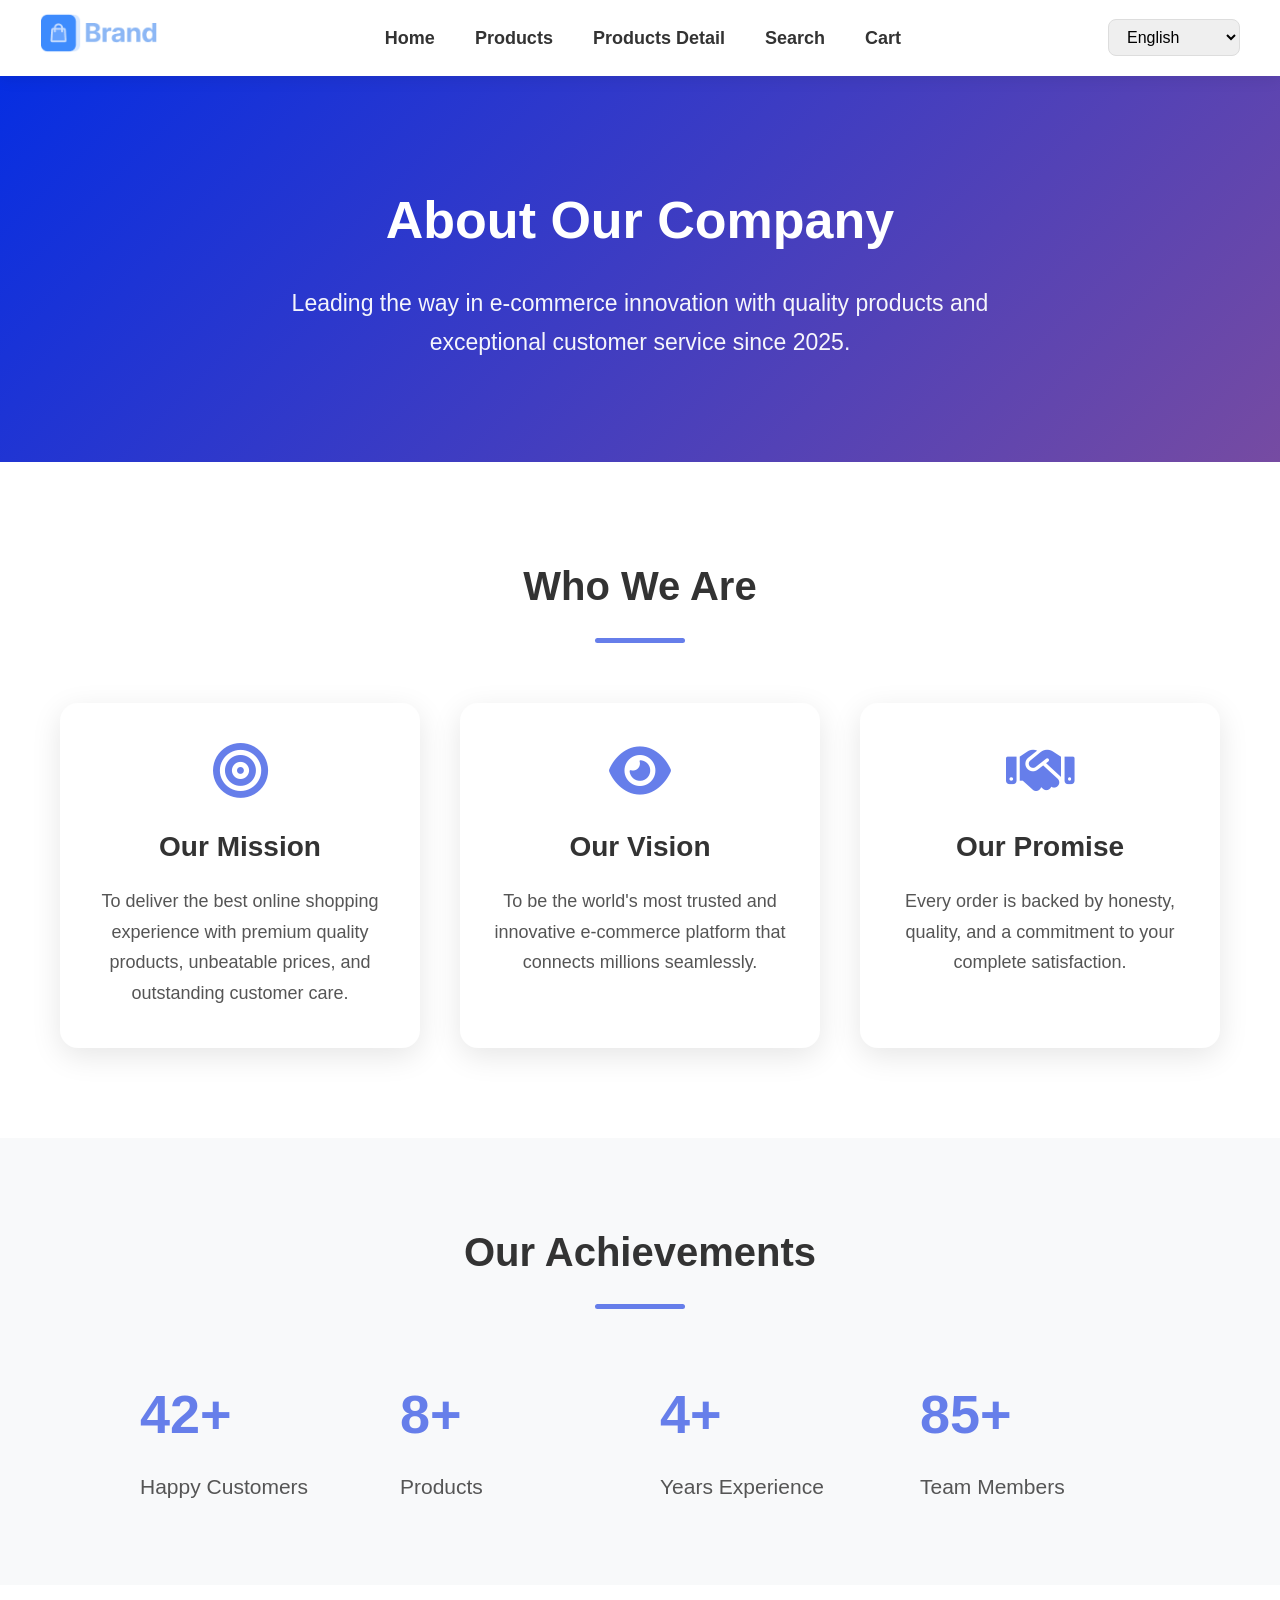
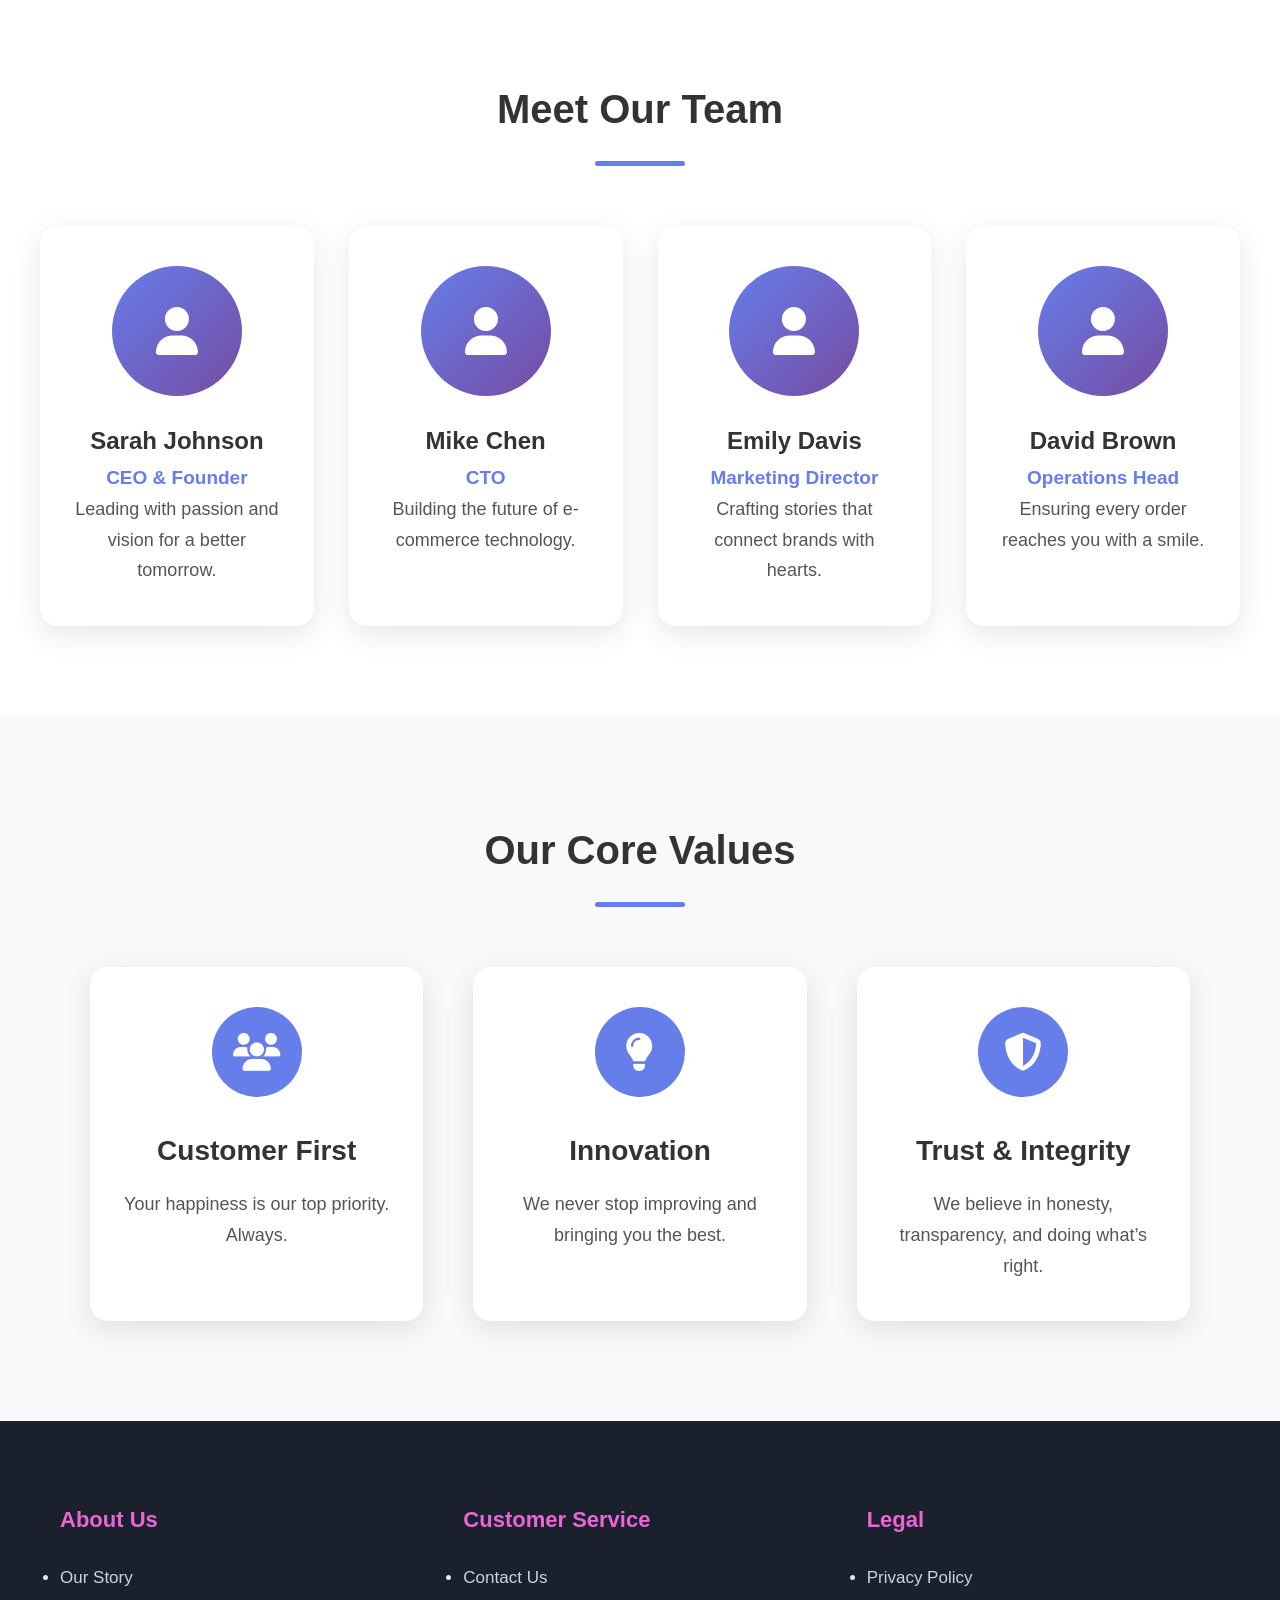
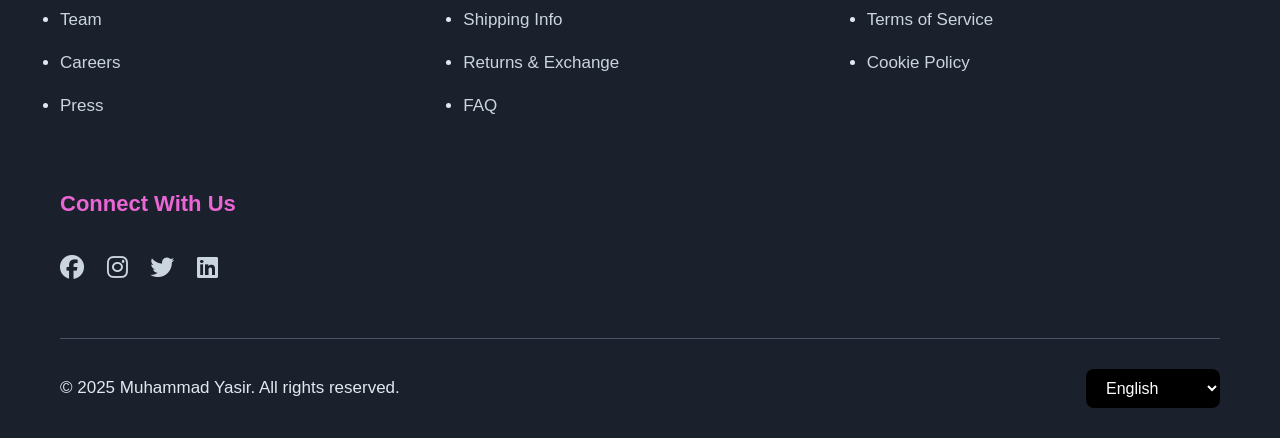
<file: other-page/about-us.html>
<!DOCTYPE html>
<html lang="en">
<head>
    <meta charset="UTF-8">
    <meta name="viewport" content="width=device-width, initial-scale=1.0">
    <title>About Us - E-Commerce</title>
    <!-- Website Favicon -->
    <link rel="icon" type="image/png" href="/assets/Layout/Form/input-group/Icon/control/Vector.png">
    <link rel="stylesheet" href="https://cdnjs.cloudflare.com/ajax/libs/font-awesome/6.4.0/css/all.min.css">
    <style>
        * { margin: 0; padding: 0; box-sizing: border-box; }
        body {
            font-family: 'Arial', sans-serif;
            background: #fff;
            color: #333;
            line-height: 1.7;
            font-size: 17px;
        }

      
        .header {
            background: white;
            padding: 12px 40px;
            display: flex;
            align-items: center;
            justify-content: space-between;
            box-shadow: 0 3px 15px rgba(0,0,0,0.08);
            position: sticky;
            top: 0;
            z-index: 1000;
        }
        .logo-icon img { height: 42px; }
        .nav-links {
            display: flex;
            gap: 40px;
            list-style: none;
        }
        .nav-links a {
            text-decoration: none;
            color: #333;
            font-size: 18px; 
            font-weight: 600;
            transition: color 0.3s;
        }
        .nav-links a:hover { color: #050af8; }
        .language-select {
            padding: 8px 14px;
            border: 1px solid #ddd;
            border-radius: 8px;
            font-size: 16px;
        }

        /* Hero */
        .hero-section {
            background: linear-gradient(135deg, #062ee2 0%, #764ba2 100%);
            color: white;
            text-align: center;
            padding: 100px 20px;
        }
        .hero-content h1 {
            font-size: 52px;
            font-weight: 800;
            margin-bottom: 20px;
        }
        .hero-content p {
            font-size: 23px;
            max-width: 700px;
            margin: 0 auto;
            opacity: 0.95;
        }

        /* Sections */
        .section-title {
            text-align: center;
            font-size: 40px;
            margin-bottom: 60px;
            color: #333;
            position: relative;
        }
        .section-title::after {
            content: '';
            width: 90px;
            height: 5px;
            background: #667eea;
            display: block;
            margin: 18px auto;
            border-radius: 3px;
        }

        /* Cards */
        .about-card, .team-card, .value-item {
            background: white;
            padding: 40px 30px;
            border-radius: 18px;
            box-shadow: 0 8px 30px rgba(0,0,0,0.1);
            text-align: center;
            transition: all 0.3s ease;
        }
        .about-card:hover, .team-card:hover { transform: translateY(-8px); }

        .about-card i { font-size: 55px; color: #667eea; margin-bottom: 25px; }
        .about-card h3, .value-item h3 { font-size: 28px; margin-bottom: 15px; }
        .about-card p, .value-item p, .team-card p { font-size: 18px; color: #555; }

        /* Stats */
        .stats-section { background: #f8f9fa; padding: 80px 20px; }
        .stat-number { font-size: 54px; font-weight: 800; color: #667eea; }
        .stat-label { font-size: 21px; color: #555; margin-top: 8px; }

        /* Team */
        .team-img {
            width: 130px; height: 130px;
            background: linear-gradient(135deg, #667eea, #764ba2);
            border-radius: 50%;
            display: flex;
            align-items: center;
            justify-content: center;
            margin: 0 auto 25px;
            color: white;
            font-size: 48px;
        }
        .team-card h3 { font-size: 24px; }
        .team-card .position { font-size: 19px; color: #667eea; font-weight: 600; }

        
        .values-section { padding: 100px 20px; background: #f8f9fa; }

    
        .footer {
            background: #1a202c;
            color: #e2e8f0;
            padding: 80px 60px 30px;
            font-size: 17px;
        }
        .footer-content {
            max-width: 1300px;
            margin: 0 auto 50px;
            display: grid;
            grid-template-columns: repeat(auto-fit, minmax(260px, 1fr));
            gap: 50px;
        }
        .footer-column h3 {
            color: #ea66d4;
            font-size: 22px;
            margin-bottom: 25px;
            font-weight: 700;
        }
        .footer-links a {
            color: #cbd5e0;
            text-decoration: none;
            display: block;
            margin-bottom: 14px;
            font-size: 17px;
            transition: color 0.3s;
        }
        .footer-links a:hover { color: #667eea; }
        .social-links a {
            font-size: 24px;
            margin-right: 18px;
            color: #cbd5e0;
            transition: color 0.3s;
        }
        .social-links a:hover { color: #0933ec; }

        .footer-bottom {
            border-top: 1px solid #4a5568;
            padding-top: 30px;
            display: flex;
            justify-content: space-between;
            align-items: center;
            max-width: 1300px;
            margin: 0 auto;
            flex-wrap: wrap;
            gap: 20px;
        }
        .copyright { font-size: 17px; }
        .footer-language select {
            padding: 10px 16px;
            border-radius: 8px;
            border: none;
            background: #000000;
            color: white;
            font-size: 16px;
        }

        /* Responsive */
        @media (max-width: 768px) {
            .header { padding: 12px 20px; flex-direction: column; gap: 15px; }
            .nav-links { gap: 25px; }
            .hero-content h1 { font-size: 40px; }
            .hero-content p { font-size: 20px; }
            .section-title { font-size: 34px; }
            .footer { padding: 60px 30px 30px; }
            .footer-bottom { flex-direction: column; text-align: center; }
        }
    </style>
</head>
<body>

    <!-- Header -->
    <header class="header">
        <div class="logo">
            <div class="logo-icon">
                <img src="/assets/Layout/Brand/logo-colored.png" alt="Logo">
            </div>
        </div>
        <ul class="nav-links">
            <li><a href="/index.html">Home</a></li>
            <li><a href="/products.html">Products</a></li>
            <li><a href="/product-detail.html">Products Detail </a></li>
            <li><a href="/search.html">Search</a></li>
            <li><a href="/cart.html">Cart</a></li>
        </ul>
        <select class="language-select">
            <option>English</option>
            <option>Urdu</option>
            <option>Arabic</option>
            <option>Chinese</option>
            <option>Japanese</option>
            <option>Portuguese</option>
        </select>
    </header>

    <!-- Hero -->
    <section class="hero-section">
        <div class="hero-content">
            <h1>About Our Company</h1>
            <p>Leading the way in e-commerce innovation with quality products and exceptional customer service since 2025.</p>
        </div>
    </section>

    <!-- Who We Are -->
    <section class="about-content" style="padding: 90px 20px; max-width: 1200px; margin: 0 auto;">
        <h2 class="section-title">Who We Are</h2>
        <div class="about-grid" style="display: grid; grid-template-columns: repeat(auto-fit, minmax(320px, 1fr)); gap: 40px;">
            <div class="about-card">
                <i class="fas fa-bullseye"></i>
                <h3>Our Mission</h3>
                <p>To deliver the best online shopping experience with premium quality products, unbeatable prices, and outstanding customer care.</p>
            </div>
            <div class="about-card">
                <i class="fas fa-eye"></i>
                <h3>Our Vision</h3>
                <p>To be the world's most trusted and innovative e-commerce platform that connects millions seamlessly.</p>
            </div>
            <div class="about-card">
                <i class="fas fa-handshake"></i>
                <h3>Our Promise</h3>
                <p>Every order is backed by honesty, quality, and a commitment to your complete satisfaction.</p>
            </div>
        </div>
    </section>

    <!-- Achievements -->
    <section class="stats-section">
        <h2 class="section-title">Our Achievements</h2>
        <div class="stats-grid" style="display: grid; grid-template-columns: repeat(auto-fit, minmax(200px, 1fr)); gap: 40px; max-width: 1000px; margin: 0 auto;">
            <div class="stat-item"><div class="stat-number">50K+</div><div class="stat-label">Happy Customers</div></div>
            <div class="stat-item"><div class="stat-number">10K+</div><div class="stat-label">Products</div></div>
            <div class="stat-item"><div class="stat-number">5+</div><div class="stat-label">Years Experience</div></div>
            <div class="stat-item"><div class="stat-number">100+</div><div class="stat-label">Team Members</div></div>
        </div>
    </section>

    <!-- Team -->
    <section class="team-section" style="padding: 90px 20px; background: white;">
        <h2 class="section-title">Meet Our Team</h2>
        <div class="team-grid" style="display: grid; grid-template-columns: repeat(auto-fit, minmax(260px, 1fr)); gap: 35px; max-width: 1200px; margin: 0 auto;">
            <div class="team-card"><div class="team-img"><i class="fas fa-user"></i></div><h3>Sarah Johnson</h3><div class="position">CEO & Founder</div><p>Leading with passion and vision for a better tomorrow.</p></div>
            <div class="team-card"><div class="team-img"><i class="fas fa-user"></i></div><h3>Mike Chen</h3><div class="position">CTO</div><p>Building the future of e-commerce technology.</p></div>
            <div class="team-card"><div class="team-img"><i class="fas fa-user"></i></div><h3>Emily Davis</h3><div class="position">Marketing Director</div><p>Crafting stories that connect brands with hearts.</p></div>
            <div class="team-card"><div class="team-img"><i class="fas fa-user"></i></div><h3>David Brown</h3><div class="position">Operations Head</div><p>Ensuring every order reaches you with a smile.</p></div>
        </div>
    </section>

    <!-- Core Values - صرف 3 -->
    <section class="values-section">
        <h2 class="section-title">Our Core Values</h2>
        <div class="values-grid" style="display: grid; grid-template-columns: repeat(auto-fit, minmax(300px, 1fr)); gap: 50px; max-width: 1100px; margin: 0 auto;">
            <div class="value-item">
                <div class="value-icon" style="width:90px;height:90px;background:#667eea;border-radius:50%;display:flex;align-items:center;justify-content:center;margin:0 auto 30px;color:white;font-size:38px;">
                    <i class="fas fa-users"></i>
                </div>
                <h3>Customer First</h3>
                <p>Your happiness is our top priority. Always.</p>
            </div>
            <div class="value-item">
                <div class="value-icon" style="width:90px;height:90px;background:#667eea;border-radius:50%;display:flex;align-items:center;justify-content:center;margin:0 auto 30px;color:white;font-size:38px;">
                    <i class="fas fa-lightbulb"></i>
                </div>
                <h3>Innovation</h3>
                <p>We never stop improving and bringing you the best.</p>
            </div>
            <div class="value-item">
                <div class="value-icon" style="width:90px;height:90px;background:#667eea;border-radius:50%;display:flex;align-items:center;justify-content:center;margin:0 auto 30px;color:white;font-size:38px;">
                    <i class="fas fa-shield-alt"></i>
                </div>
                <h3>Trust & Integrity</h3>
                <p>We believe in honesty, transparency, and doing what’s right.</p>
            </div>
        </div>
    </section>

    <!-- Footer -->
    <footer class="footer">
        <div class="footer-content">
            <div class="footer-column">
                <h3>About Us</h3>
                <ul class="footer-links">
                    <li><a href="#">Our Story</a></li>
                    <li><a href="about-us.html">Team</a></li>
                    <li><a href="">Careers</a></li>
                    <li><a href="#">Press</a></li>
                </ul>
            </div>
            <div class="footer-column">
                <h3>Customer Service</h3>
                <ul class="footer-links">
                    <li><a href="/other-page/contact.html">Contact Us</a></li>
                    <li><a href="Shipping.html">Shipping Info</a></li>
                    <li><a href="#">Returns & Exchange</a></li>
                    <li><a href="help-center.html">FAQ</a></li>
                </ul>
            </div>
            <div class="footer-column">
                <h3>Legal</h3>
                <ul class="footer-links">
                    <li><a href="#">Privacy Policy</a></li>
                    <li><a href="/other-page/about-us.html">Terms of Service</a></li>
                    <li><a href="#">Cookie Policy</a></li>
                </ul>
            </div>
            <div class="footer-column">
                <h3>Connect With Us</h3>
                <div class="social-links">
                    <a href="#"><i class="fab fa-facebook"></i></a>
                    <a href="#"><i class="fab fa-instagram"></i></a>
                    <a href="#"><i class="fab fa-twitter"></i></a>
                    <a href="#"><i class="fab fa-linkedin"></i></a>
                </div>
            </div>
        </div>

        <div class="footer-bottom">
            <div class="copyright">
                © 2025 Muhammad Yasir. All rights reserved.
            </div>
            <div class="footer-language">
                <select>
                    <option>English</option>
                    <option>Urdu</option>
                    <option>Russian</option>
                    <option>French</option>
                    <option>Japanese</option>
                    <option>Portuguese</option>
                    <option>Arabic</option>
                </select>
            </div>
        </div>
    </footer>

    <script>
        // Stats counter animation
        document.addEventListener('DOMContentLoaded', () => {
            document.querySelectorAll('.stat-number').forEach(stat => {
                let target = parseInt(stat.textContent.replace(/[^0-9]/g, ''));
                let count = 0;
                let inc = target / 70;
                let timer = setInterval(() => {
                    count += inc;
                    if (count >= target) {
                        count = target;
                        clearInterval(timer);
                    }
                    stat.textContent = Math.floor(count) + (stat.textContent.includes('+') ? '+' : '');
                }, 30);
            });
        });
    </script>
</body>
</html>
</file>
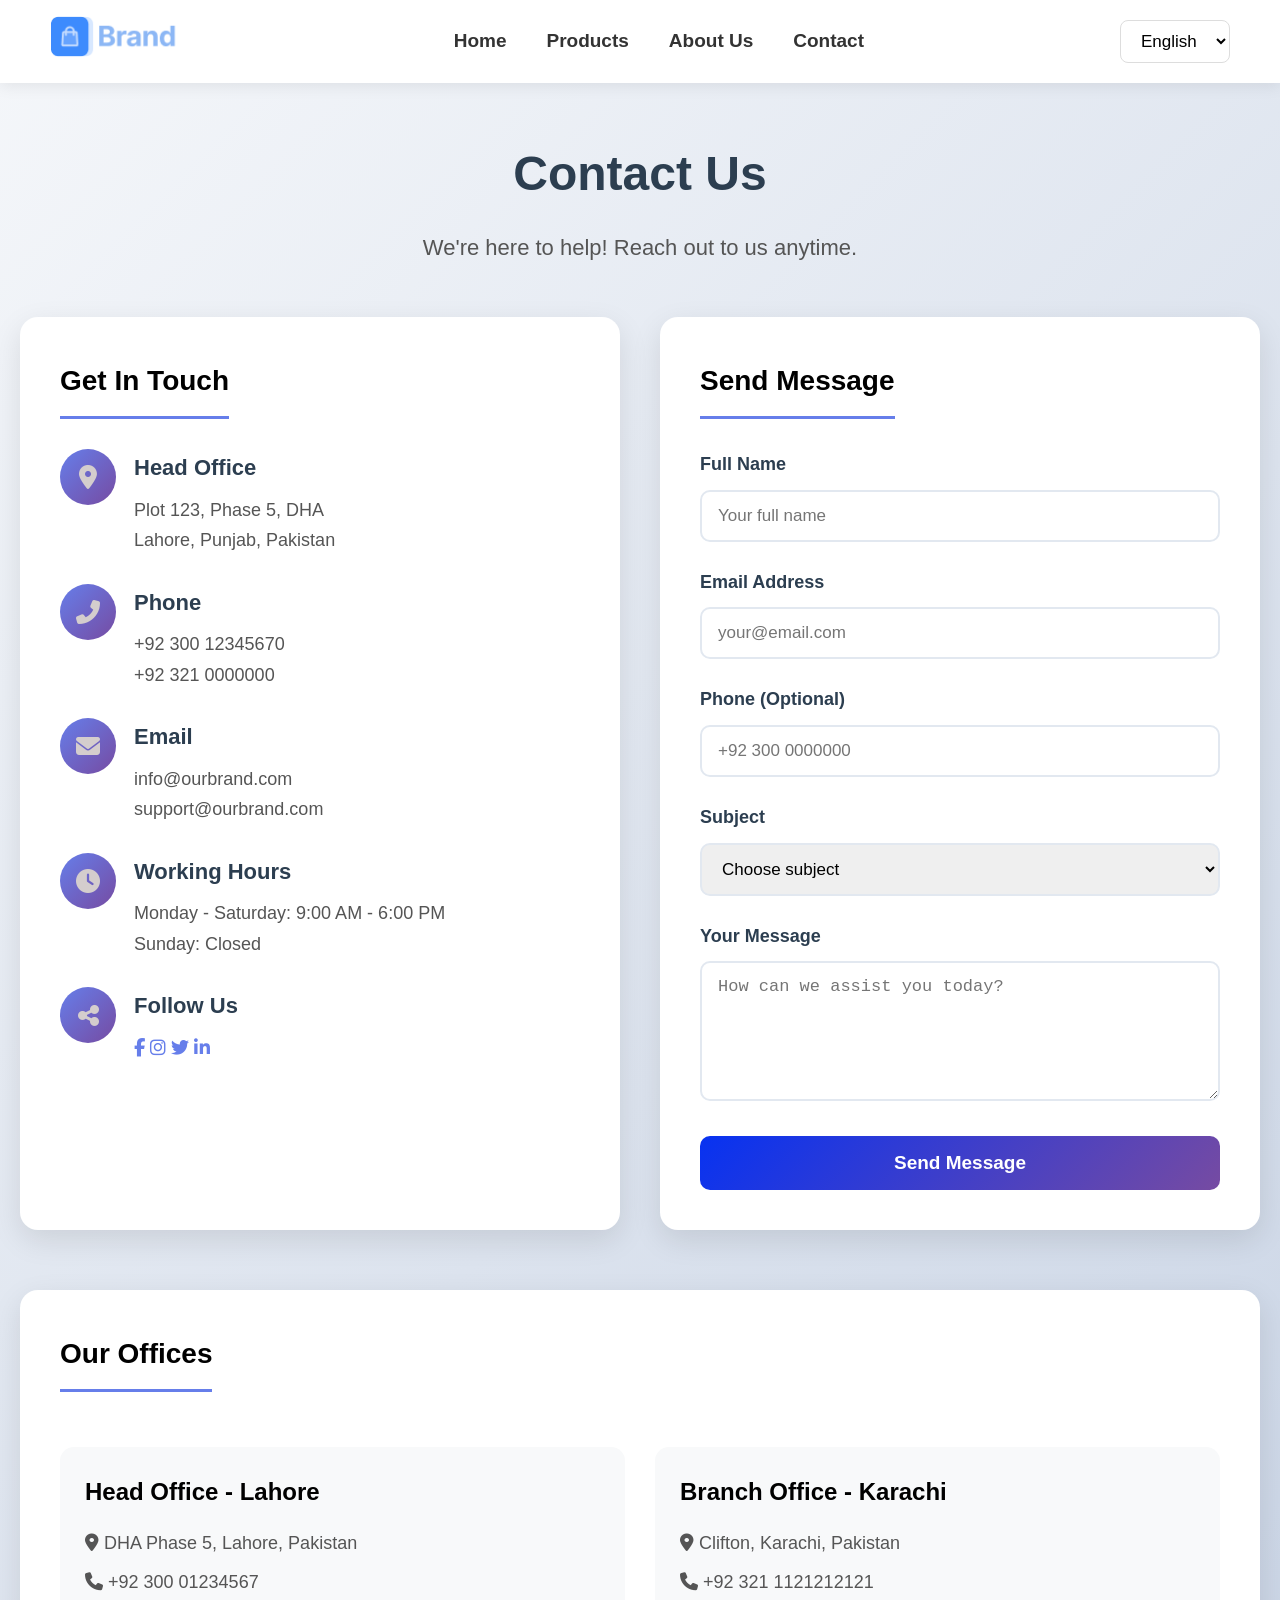
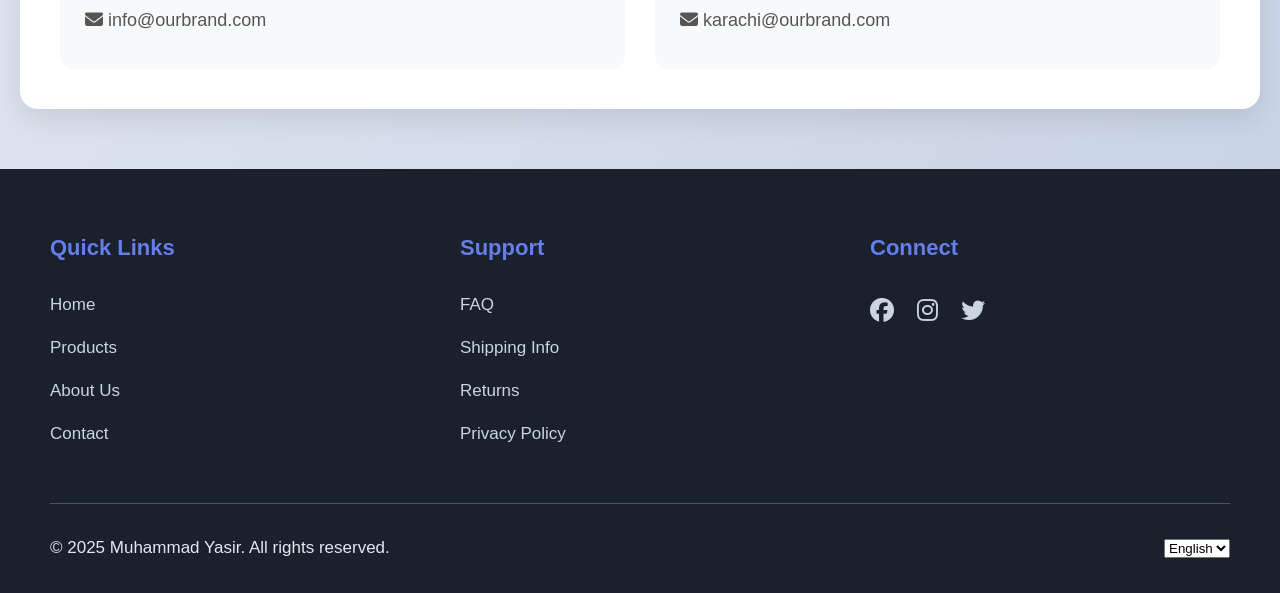
<file: other-page/contact.html>
<!DOCTYPE html>
<html lang="en">
<head>
    <meta charset="UTF-8">
    <meta name="viewport" content="width=device-width, initial-scale=1.0">
    <title>Contact Us</title>
    <link rel="icon" href="/assets/Layout/Form/input-group/Icon/control/Vector.png" type="image/x-icon">

    <link rel="stylesheet" href="https://cdnjs.cloudflare.com/ajax/libs/font-awesome/6.4.0/css/all.min.css">
    <style>
        * { margin: 0; padding: 0; box-sizing: border-box; }
        body {
            font-family: 'Arial', sans-serif;
            background: linear-gradient(135deg, #f5f7fa 0%, #c3cfe2 100%);
            color: #333;
            line-height: 1.7;
            font-size: 18px; 
        }

        
        .header {
            background: white;
            padding: 14px 50px;
            display: flex;
            align-items: center;
            justify-content: space-between;
            box-shadow: 0 3px 15px rgba(0,0,0,0.08);
            position: sticky;
            top: 0;
            z-index: 1000;
        }
        .logo-icon img { height: 45px; }
        .nav-links {
            display: flex;
            gap: 40px;
            list-style: none;
        }
        .nav-links a {
            text-decoration: none;
            color: #333;
            font-size: 19px;
            font-weight: 600;
            transition: color 0.3s;
        }
        .nav-links a:hover { color: #667eea; }
        .language-select {
            padding: 10px 16px;
            border: 1px solid #ddd;
            border-radius: 8px;
            font-size: 17px;
            background: white;
        }

        /* Main Content */
        .container {
            max-width: 1300px;
            margin: 50px auto;
            padding: 0 20px;
        }
        .page-title {
            text-align: center;
            font-size: 48px;
            color: #2c3e50;
            margin-bottom: 15px;
            font-weight: 800;
        }
        .page-subtitle {
            text-align: center;
            font-size: 22px;
            color: #555;
            max-width: 700px;
            margin: 0 auto 50px;
        }

        .contact-wrapper {
            display: grid;
            grid-template-columns: 1fr 1fr;
            gap: 40px;
            margin-bottom: 60px;
        }

        .contact-info, .contact-form {
            background: white;
            padding: 40px;
            border-radius: 18px;
            box-shadow: 0 10px 30px rgba(0,0,0,0.1);
        }

        .section-title {
            font-size: 28px;
            color: #000000;
            margin-bottom: 30px;
            padding-bottom: 12px;
            border-bottom: 3px solid #667eea;
            display: inline-block;
        }

        .info-item {
            display: flex;
            align-items: flex-start;
            margin-bottom: 28px;
        }
        .info-icon {
            width: 56px;
            height: 56px;
            background: linear-gradient(135deg, #667eea, #764ba2);
            border-radius: 50%;
            display: flex;
            align-items: center;
            justify-content: center;
            color: rgb(212, 205, 205);
            font-size: 24px;
            margin-right: 18px;
            flex-shrink: 0;
        }
        .info-content h3 {
            font-size: 22px;
            margin-bottom: 8px;
            color: #2c3e50;
        }
        .info-content p, .info-content a {
            color: #555;
            font-size: 18px;
        }
        .info-content a {
            color: #667eea;
            text-decoration: none;
        }

        /* Form Styles */
        .form-group {
            margin-bottom: 25px;
        }
        .form-group label {
            display: block;
            margin-bottom: 10px;
            font-weight: 600;
            font-size: 18px;
            color: #2c3e50;
        }
        .form-group input,
        .form-group select,
        .form-group textarea {
            width: 100%;
            padding: 14px 16px;
            border: 2px solid #e2e8f0;
            border-radius: 10px;
            font-size: 17px;
            transition: all 0.3s;
        }
        .form-group input:focus,
        .form-group select:focus,
        .form-group textarea:focus {
            border-color: #284ae6;
            outline: none;
            box-shadow: 0 0 0 3px rgba(102, 126, 234, 0.1);
        }
        .form-group textarea { min-height: 140px; resize: vertical; }

        .submit-btn {
            background: linear-gradient(135deg, #0732f1, #764ba2);
            color: white;
            border: none;
            padding: 16px 32px;
            border-radius: 10px;
            font-size: 19px;
            font-weight: 600;
            cursor: pointer;
            width: 100%;
            transition: all 0.3s;
        }
        .submit-btn:hover {
            transform: translateY(-2px);
            box-shadow: 0 10px 20px rgb(224, 18, 18);
            color: rgb(9, 235, 9);
        }

        /* Office Locations */
        .office-locations {
            background: white;
            padding: 40px;
            border-radius: 18px;
            box-shadow: 0 10px 30px rgba(0,0,0,0.1);
            margin-bottom: 60px;
        }
        .locations-grid {
            display: grid;
            grid-template-columns: repeat(auto-fit, minmax(300px, 1fr));
            gap: 30px;
            margin-top: 25px;
        }
        .location-card {
            padding: 25px;
            background: #f8f9fa;
            border-radius: 14px;
            transition: all 0.3s;
        }
        .location-card:hover {
            transform: translateY(-8px);
            box-shadow: 0 10px 25px rgba(0,0,0,0.1);
        }
        .location-card h3 {
            font-size: 24px;
            color: #000000;
            margin-bottom: 15px;
        }
        .location-card p {
            font-size: 18px;
            color: #555;
            margin-bottom: 8px;
        }

        /* Footer */
        .footer {
            background: #1a202c;
            color: #e2e8f0;
            padding: 60px 50px 30px;
        }
        .footer-content {
            max-width: 1300px;
            margin: 0 auto 40px;
            display: grid;
            grid-template-columns: repeat(auto-fit, minmax(260px, 1fr));
            gap: 50px;
        }
        .footer-column h3 {
            color: #667eea;
            font-size: 22px;
            margin-bottom: 25px;
            font-weight: 700;
        }
        .footer-links a {
            color: #cbd5e0;
            text-decoration: none;
            display: block;
            margin-bottom: 14px;
            font-size: 17px;
        }
        .footer-links a:hover { color: #667eea; }
        .social-links a {
            font-size: 24px;
            margin-right: 18px;
            color: #cbd5e0;
        }
        .social-links a:hover { color: #667eea; }

        .footer-bottom {
            border-top: 1px solid #4a5568;
            padding-top: 30px;
            display: flex;
            justify-content: space-between;
            align-items: center;
            max-width: 1300px;
            margin: 0 auto;
            flex-wrap: wrap;
            gap: 20px;
            font-size: 17px;
        }

        @media (max-width: 768px) {
            .header { padding: 14px 20px; flex-direction: column; gap: 15px; }
            .nav-links { gap: 25px; }
            .contact-wrapper { grid-template-columns: 1fr; }
            .page-title { font-size: 38px; }
            .footer-bottom { flex-direction: column; text-align: center; }
        }
    </style>
</head>
<body>

    <!-- Header -->
    <header class="header">
        <div class="logo">
            <div class="logo-icon">
                <img src="/assets/Layout/Brand/logo-colored.png" alt="Brand Logo">
            </div>
        </div>
        <ul class="nav-links">
            <li><a href="/index.html">Home</a></li>
            <li><a href="/products.html">Products</a></li>
            <li><a href="/other-page/about-us.html">About Us</a></li>
            <li><a href="/other-page/contact.html">Contact</a></li>
        </ul>
        <select class="language-select">
            <option>English</option>
            <option>Urdu</option>
            <option>Arabic</option>
        </select>
    </header>

    <!-- Main Content -->
    <div class="container">
        <h1 class="page-title">Contact Us</h1>
        <p class="page-subtitle">We're here to help! Reach out to us anytime.</p>

        <div class="contact-wrapper">
            <div class="contact-info">
                <h2 class="section-title">Get In Touch</h2>

                <div class="info-item">
                    <div class="info-icon"><i class="fas fa-map-marker-alt"></i></div>
                    <div class="info-content">
                        <h3>Head Office</h3>
                        <p>Plot 123, Phase 5, DHA<br>Lahore, Punjab, Pakistan</p>
                    </div>
                </div>

                <div class="info-item">
                    <div class="info-icon"><i class="fas fa-phone-alt"></i></div>
                    <div class="info-content">
                        <h3>Phone</h3>
                        <p>+92 300 12345670<br>+92 321 0000000</p>
                    </div>
                </div>

                <div class="info-item">
                    <div class="info-icon"><i class="fas fa-envelope"></i></div>
                    <div class="info-content">
                        <h3>Email</h3>
                        <p>info@ourbrand.com<br>support@ourbrand.com</p>
                    </div>
                </div>

                <div class="info-item">
                    <div class="info-icon"><i class="fas fa-clock"></i></div>
                    <div class="info-content">
                        <h3>Working Hours</h3>
                        <p>Monday - Saturday: 9:00 AM - 6:00 PM<br>Sunday: Closed</p>
                    </div>
                </div>

                <div class="info-item">
                    <div class="info-icon"><i class="fas fa-share-alt"></i></div>
                    <div class="info-content">
                        <h3>Follow Us</h3>
                        <p>
                            <a href="#"><i class="fab fa-facebook-f"></i></a>
                            <a href="#"><i class="fab fa-instagram"></i></a>
                            <a href="#"><i class="fab fa-twitter"></i></a>
                            <a href="#"><i class="fab fa-linkedin-in"></i></a>
                        </p>
                    </div>
                </div>
            </div>

            <div class="contact-form">
                <h2 class="section-title">Send Message</h2>
                <form id="contactForm">
                    <div class="form-group">
                        <label for="name">Full Name</label>
                        <input type="text" id="name" placeholder="Your full name" required>
                    </div>
                    <div class="form-group">
                        <label for="email">Email Address</label>
                        <input type="email" id="email" placeholder="your@email.com" required>
                    </div>
                    <div class="form-group">
                        <label for="phone">Phone (Optional)</label>
                        <input type="tel" id="phone" placeholder="+92 300 0000000">
                    </div>
                    <div class="form-group">
                        <label for="subject">Subject</label>
                        <select id="subject" required>
                            <option value="">Choose subject</option>
                            <option>General Inquiry</option>
                            <option>Order Support</option>
                            <option>Technical Help</option>
                            <option>Partnership</option>
                            <option>Other</option>
                        </select>
                    </div>
                    <div class="form-group">
                        <label for="message">Your Message</label>
                        <textarea id="message" placeholder="How can we assist you today?" required></textarea>
                    </div>
                    <button type="submit" class="submit-btn">Send Message</button>
                </form>
            </div>
        </div>

        <div class="office-locations">
            <h2 class="section-title">Our Offices</h2>
            <div class="locations-grid">
                <div class="location-card">
                    <h3>Head Office - Lahore</h3>
                    <p><i class="fas fa-map-marker-alt"></i> DHA Phase 5, Lahore, Pakistan</p>
                    <p><i class="fas fa-phone"></i> +92 300 01234567</p>
                    <p><i class="fas fa-envelope"></i> info@ourbrand.com</p>
                </div>
                <div class="location-card">
                    <h3>Branch Office - Karachi</h3>
                    <p><i class="fas fa-map-marker-alt"></i> Clifton, Karachi, Pakistan</p>
                    <p><i class="fas fa-phone"></i> +92 321 1121212121</p>
                    <p><i class="fas fa-envelope"></i> karachi@ourbrand.com</p>
                </div>
            </div>
        </div>
    </div>

    <!-- Footer -->
    <footer class="footer">
        <div class="footer-content">
            <div class="footer-column">
                <h3>Quick Links</h3>
                <div class="footer-links">
                    <a href="/index.html">Home</a>
                    <a href="/products.html">Products</a>
                    <a href="/other-page/about-us.html">About Us</a>
                    <a href="/other-page/contact.html">Contact</a>
                </div>
            </div>
            <div class="footer-column">
                <h3>Support</h3>
                <div class="footer-links">
                    <a href="/other-page/about-us.html">FAQ</a>
                    <a href="/other-page/Shipping.html">Shipping Info</a>
                    <a href="#">Returns</a>
                    <a href="#">Privacy Policy</a>
                </div>
            </div>
            <div class="footer-column">
                <h3>Connect</h3>
                <div class="social-links">
                    <a href="#"><i class="fab fa-facebook"></i></a>
                    <a href="#"><i class="fab fa-instagram"></i></a>
                    <a href="#"><i class="fab fa-twitter"></i></a>
                </div>
            </div>
        </div>

        <div class="footer-bottom">
            <div class="copyright">
                © 2025 Muhammad Yasir. All rights reserved.
            </div>
            <div class="footer-language">
                <select>
                    <option>English</option>
                    <option>Urdu</option>
                    <option>Arabic</option>
                </select>
            </div>
        </div>
    </footer>

    <script>
        document.getElementById('contactForm').addEventListener('submit', function(e) {
            e.preventDefault();
            const name = document.getElementById('name').value;
            alert(`Thank you ${name}! Your message has been sent successfully. We'll get back to you soon.`);
            this.reset();
        });
    </script>
</body>
</html>
</file>
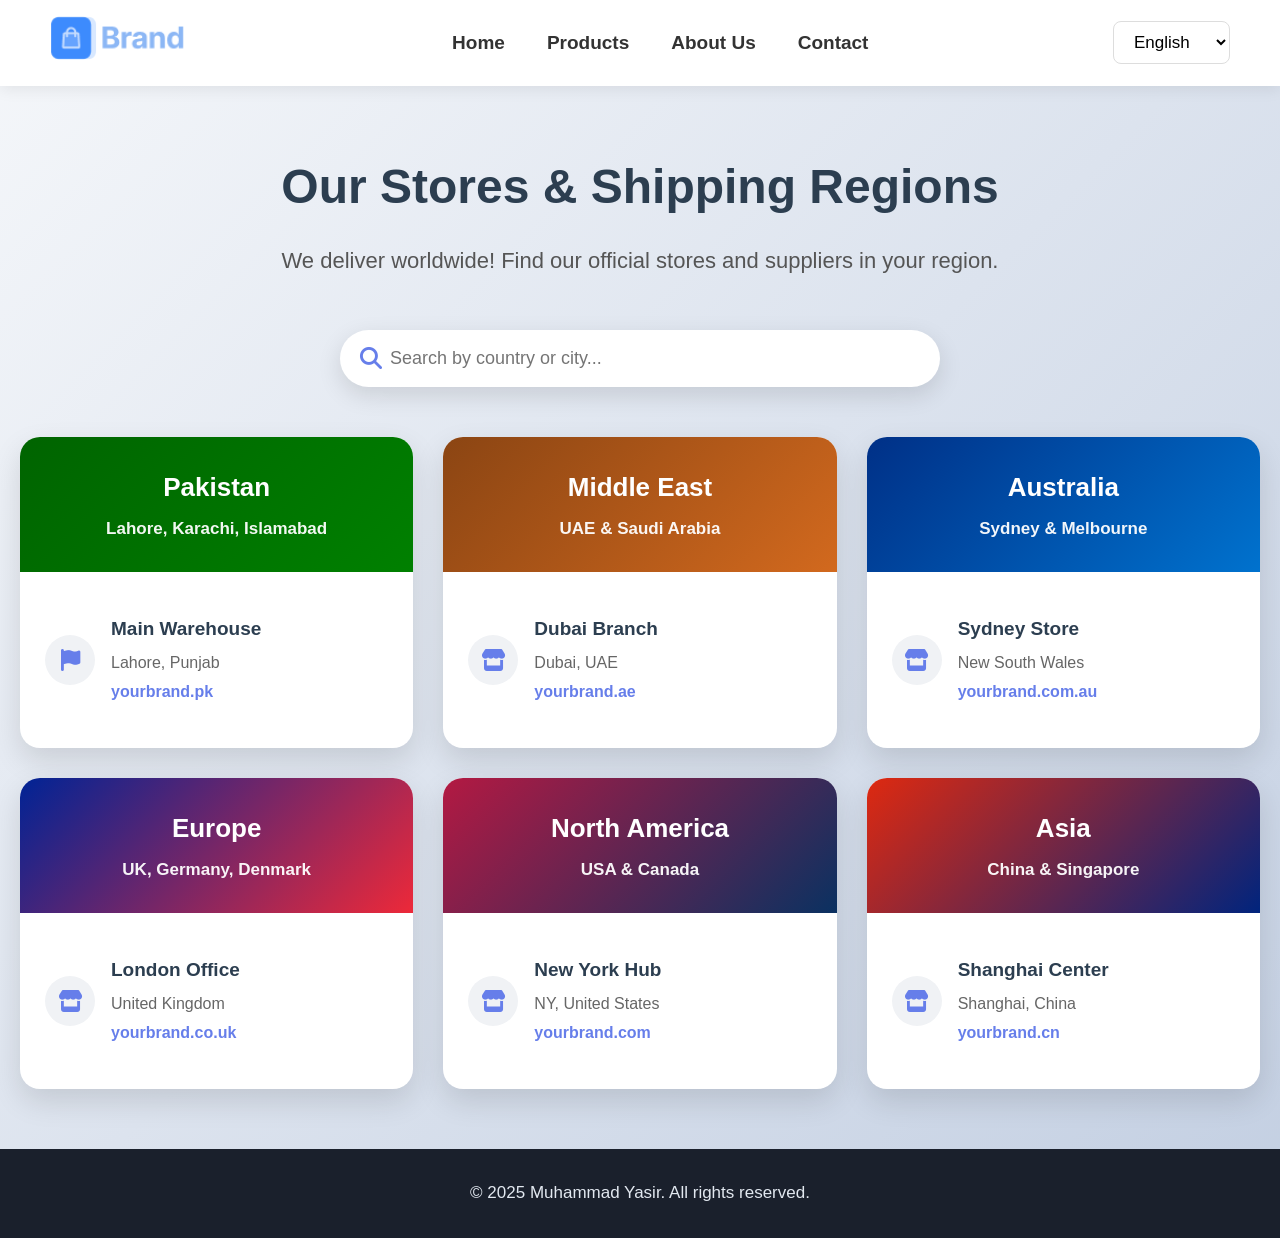
<file: other-page/find-store.html>
<!DOCTYPE html>
<html lang="en">
<head>
    <meta charset="UTF-8">
    <meta name="viewport" content="width=device-width, initial-scale=1.0">
    <title>Our Stores & Shipping Regions</title>
    <link rel="icon" href="/assets/Layout/Form/input-group/Icon/control/Vector.png" type="image/x-icon">
    <link rel="stylesheet" href="https://cdnjs.cloudflare.com/ajax/libs/font-awesome/6.4.0/css/all.min.css">
    <style>
        * { margin: 0; padding: 0; box-sizing: border-box; }
        body {
            font-family: 'Arial', sans-serif;
            background: linear-gradient(135deg, #f5f7fa 0%, #c3cfe2 100%);
            color: #333;
            line-height: 1.7;
            font-size: 18px;
        }

        /* Header - Same as your other pages */
        .header {
            background: white;
            padding: 14px 50px;
            display: flex;
            align-items: center;
            justify-content: space-between;
            box-shadow: 0 3px 15px rgba(0,0,0,0.08);
            position: sticky;
            top: 0;
            z-index: 1000;
        }
        .logo-icon img { height: 48px; }
        .nav-links {
            display: flex;
            gap: 42px;
            list-style: none;
        }
        .nav-links a {
            text-decoration: none;
            color: #333;
            font-size: 19px;
            font-weight: 600;
            transition: color 0.3s;
        }
        .nav-links a:hover { color: #667eea; }
        .language-select {
            padding: 10px 16px;
            border: 1px solid #ddd;
            border-radius: 8px;
            font-size: 17px;
            background: white;
        }

        .container {
            max-width: 1300px;
            margin: 60px auto;
            padding: 0 20px;
        }
        .page-title {
            text-align: center;
            font-size: 48px;
            color: #2c3e50;
            margin-bottom: 15px;
            font-weight: 800;
        }
        .page-subtitle {
            text-align: center;
            font-size: 22px;
            color: #555;
            max-width: 800px;
            margin: 0 auto 50px;
        }

        .search-container {
            max-width: 600px;
            margin: 0 auto 50px;
            position: relative;
        }
        .search-box {
            width: 100%;
            padding: 18px 60px 18px 50px;
            border: none;
            border-radius: 50px;
            font-size: 18px;
            box-shadow: 0 8px 25px rgba(0,0,0,0.12);
            outline: none;
        }
        .search-icon {
            position: absolute;
            left: 20px;
            top: 50%;
            transform: translateY(-50%);
            font-size: 22px;
            color: #667eea;
        }

        .regions-grid {
            display: grid;
            grid-template-columns: repeat(auto-fill, minmax(340px, 1fr));
            gap: 30px;
            margin-bottom: 60px;
        }
        .region-card {
            background: white;
            border-radius: 20px;
            overflow: hidden;
            box-shadow: 0 12px 30px rgba(0,0,0,0.12);
            transition: all 0.4s ease;
        }
        .region-card:hover {
            transform: translateY(-12px);
            box-shadow: 0 20px 40px rgba(0,0,0,0.18);
        }
        .card-header {
            padding: 28px 24px;
            color: white;
            text-align: center;
            font-weight: 700;
        }
        .card-header h2 {
            font-size: 26px;
            margin-bottom: 6px;
        }
        .card-header p {
            font-size: 17px;
            opacity: 0.95;
        }
        .stores-list {
            padding: 25px;
        }
        .store-item {
            display: flex;
            align-items: center;
            padding: 16px 0;
            border-bottom: 1px solid #eee;
        }
        .store-item:last-child { border-bottom: none; }
        .store-icon {
            width: 50px;
            height: 50px;
            background: #f0f2f5;
            border-radius: 50%;
            display: flex;
            align-items: center;
            justify-content: center;
            margin-right: 16px;
            color: #667eea;
            font-size: 22px;
        }
        .store-info h3 {
            font-size: 19px;
            color: #2c3e50;
            margin-bottom: 4px;
        }
        .store-info p {
            font-size: 16px;
            color: #666;
        }
        .store-link {
            color: #667eea;
            text-decoration: none;
            font-weight: 600;
            font-size: 16px;
        }
        .store-link:hover { text-decoration: underline; }

        /* Beautiful Gradient Headers */
        .pakistan .card-header { background: linear-gradient(135deg, #006400 0%, #008000 100%); }
        .middle-east .card-header { background: linear-gradient(135deg, #8B4513 0%, #D2691E 100%); }
        .australia .card-header { background: linear-gradient(135deg, #003087 0%, #0072CE 100%); }
        .europe .card-header { background: linear-gradient(135deg, #002395 0%, #ED2939 100%); }
        .north-america .card-header { background: linear-gradient(135deg, #B31942 0%, #0A3161 100%); }
        .asia-uk .card-header { background: linear-gradient(135deg, #DE2910 0%, #00247D 100%); }

        /* Footer - Simple & Clean */
        .footer {
            text-align: center;
            padding: 30px 20px;
            background: #1a202c;
            color: #e2e8f0;
            font-size: 17px;
            margin-top: 50px;
        }

        @media (max-width: 768px) {
            .header { padding: 14px 20px; flex-direction: column; gap: 15px; }
            .nav-links { gap: 25px; }
            .page-title { font-size: 38px; }
            .regions-grid { grid-template-columns: 1fr; }
        }
    </style>
</head>
<body>

    <!-- Header -->
    <header class="header">
        <div class="logo">
            <div class="logo-icon">
                <img src="/assets/Layout/Brand/logo-colored.png" alt="Brand Logo">
            </div>
        </div>
        <ul class="nav-links">
            <li><a href="/index.html">Home</a></li>
            <li><a href="/products.html">Products</a></li>
            <li><a href="about-us.html">About Us</a></li>
            <li><a href="contact.html">Contact</a></li>
        </ul>
        <select class="language-select">
            <option>English</option>
            <option>Urdu</option>
            <option>Arabic</option>
            <option>Spanish</option>
            <option>German</option>
            <option>Chinese</option>
        </select>
    </header>

    <div class="container">
        <h1 class="page-title">Our Stores & Shipping Regions</h1>
        <p class="page-subtitle">We deliver worldwide! Find our official stores and suppliers in your region.</p>

        <div class="search-container">
            <i class="fas fa-search search-icon"></i>
            <input type="text" id="searchInput" class="search-box" placeholder="Search by country or city...">
        </div>

        <div class="regions-grid" id="regionsGrid">

            <!-- 1. Pakistan (First) -->
            <div class="region-card pakistan">
                <div class="card-header">
                    <h2>Pakistan</h2>
                    <p>Lahore, Karachi, Islamabad</p>
                </div>
                <div class="stores-list">
                    <div class="store-item">
                        <div class="store-icon"><i class="fas fa-flag"></i></div>
                        <div class="store-info">
                            <h3>Main Warehouse</h3>
                            <p>Lahore, Punjab</p>
                            <a href="#" class="store-link">yourbrand.pk</a>
                        </div>
                    </div>
                </div>
            </div>

            <!-- 2. Middle East -->
            <div class="region-card middle-east">
                <div class="card-header">
                    <h2>Middle East</h2>
                    <p>UAE & Saudi Arabia</p>
                </div>
                <div class="stores-list">
                    <div class="store-item">
                        <div class="store-icon"><i class="fas fa-store"></i></div>
                        <div class="store-info">
                            <h3>Dubai Branch</h3>
                            <p>Dubai, UAE</p>
                            <a href="#" class="store-link">yourbrand.ae</a>
                        </div>
                    </div>
                </div>
            </div>

            <!-- 3. Australia -->
            <div class="region-card australia">
                <div class="card-header">
                    <h2>Australia</h2>
                    <p>Sydney & Melbourne</p>
                </div>
                <div class="stores-list">
                    <div class="store-item">
                        <div class="store-icon"><i class="fas fa-store"></i></div>
                        <div class="store-info">
                            <h3>Sydney Store</h3>
                            <p>New South Wales</p>
                            <a href="#" class="store-link">yourbrand.com.au</a>
                        </div>
                    </div>
                </div>
            </div>

            <!-- 4. Europe -->
            <div class="region-card europe">
                <div class="card-header">
                    <h2>Europe</h2>
                    <p>UK, Germany, Denmark</p>
                </div>
                <div class="stores-list">
                    <div class="store-item">
                        <div class="store-icon"><i class="fas fa-store"></i></div>
                        <div class="store-info">
                            <h3>London Office</h3>
                            <p>United Kingdom</p>
                            <a href="#" class="store-link">yourbrand.co.uk</a>
                        </div>
                    </div>
                </div>
            </div>

            <!-- 5. North America -->
            <div class="region-card north-america">
                <div class="card-header">
                    <h2>North America</h2>
                    <p>USA & Canada</p>
                </div>
                <div class="stores-list">
                    <div class="store-item">
                        <div class="store-icon"><i class="fas fa-store"></i></div>
                        <div class="store-info">
                            <h3>New York Hub</h3>
                            <p>NY, United States</p>
                            <a href="#" class="store-link">yourbrand.com</a>
                        </div>
                    </div>
                </div>
            </div>

            <!-- 6. Asia & UK -->
            <div class="region-card asia-uk">
                <div class="card-header">
                    <h2>Asia</h2>
                    <p>China & Singapore</p>
                </div>
                <div class="stores-list">
                    <div class="store-item">
                        <div class="store-icon"><i class="fas fa-store"></i></div>
                        <div class="store-info">
                            <h3>Shanghai Center</h3>
                            <p>Shanghai, China</p>
                            <a href="#" class="store-link">yourbrand.cn</a>
                        </div>
                    </div>
                </div>
            </div>

        </div>
    </div>

    <!-- Simple Footer -->
    <footer class="footer">
        © 2025 Muhammad Yasir. All rights reserved.
    </footer>

    <script>
        document.getElementById('searchInput').addEventListener('input', function() {
            const term = this.value.toLowerCase();
            document.querySelectorAll('.region-card').forEach(card => {
                card.style.display = card.textContent.toLowerCase().includes(term) ? 'block' : 'none';
            });
        });
    </script>
</body>
</html>
</file>
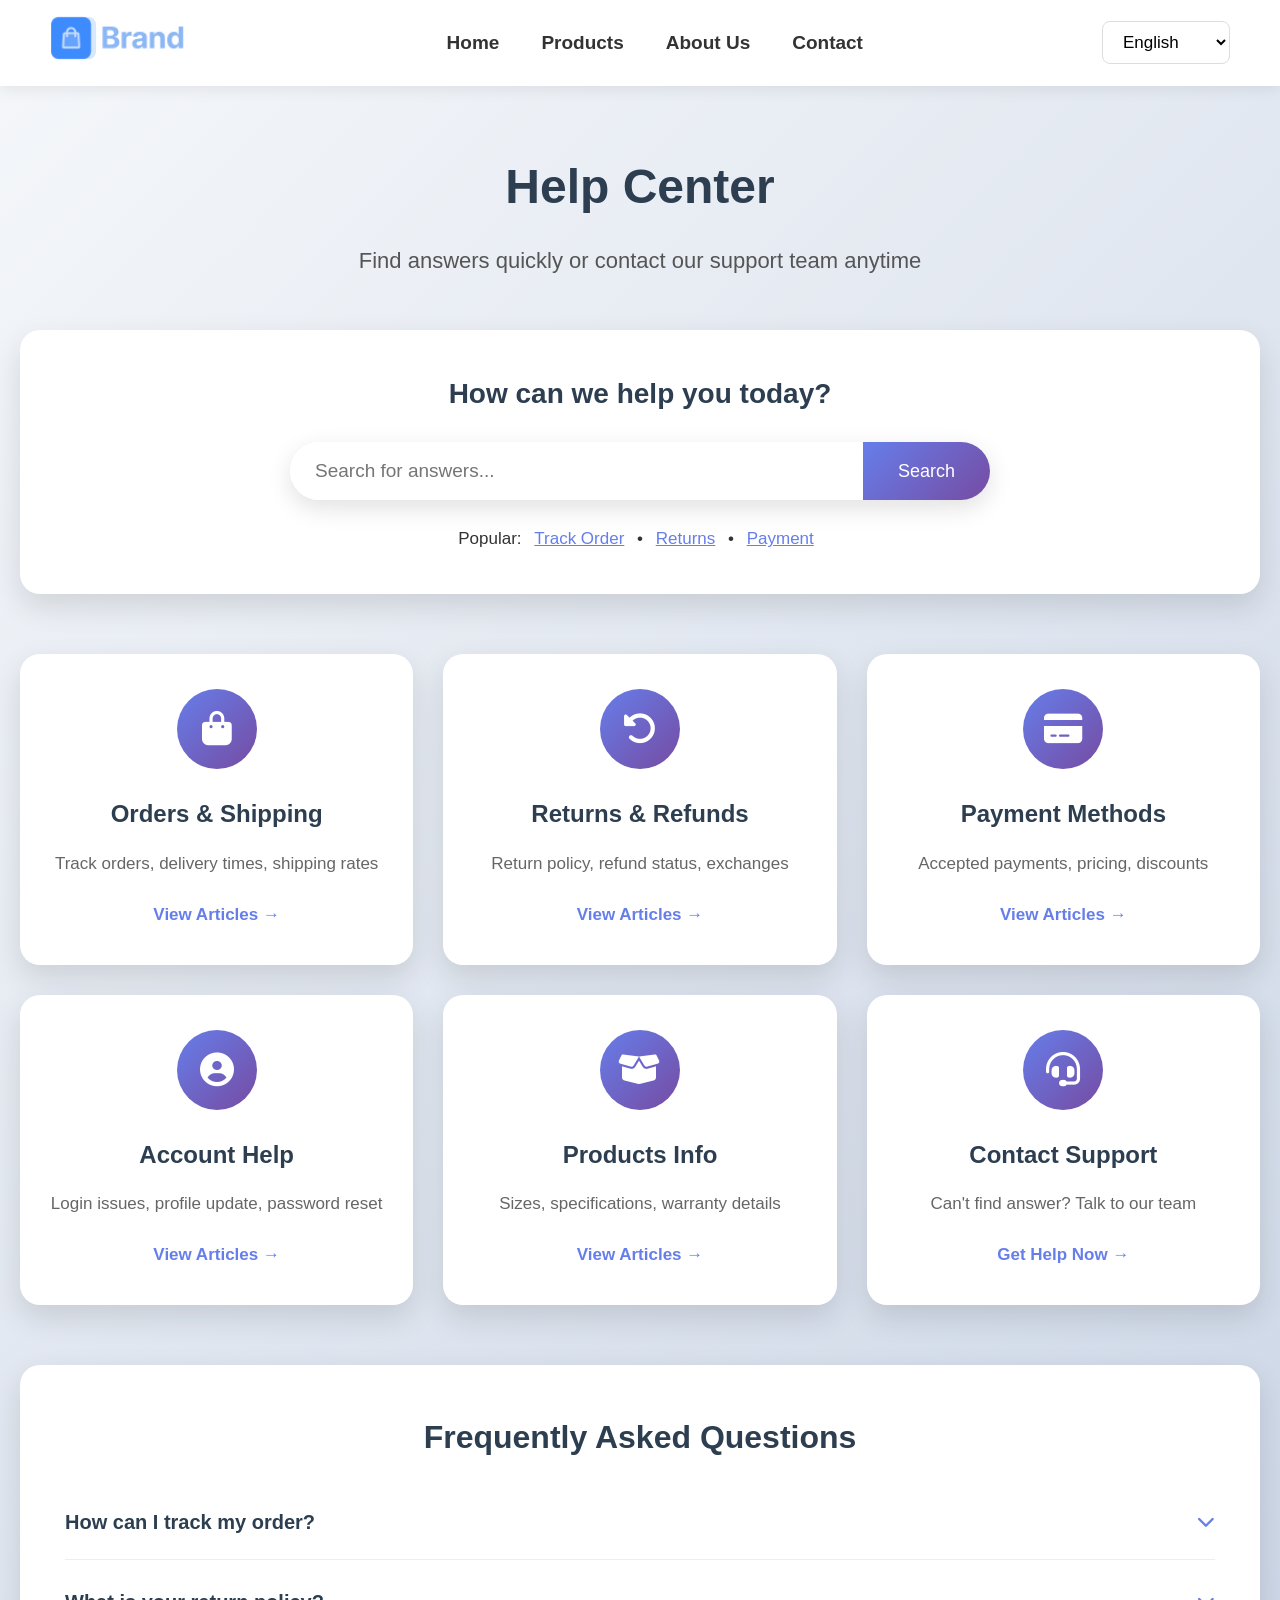
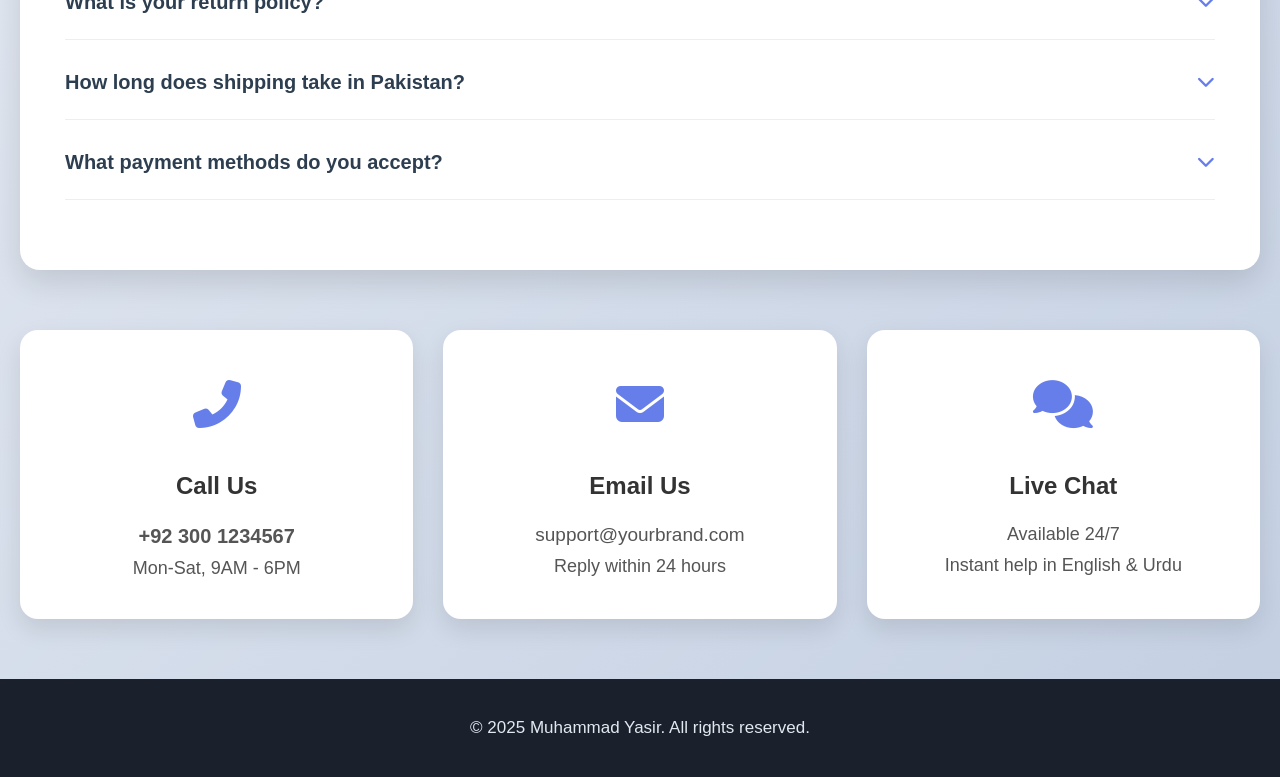
<file: other-page/help-center.html>
<!DOCTYPE html>
<html lang="en">
<head>
    <meta charset="UTF-8">
    <meta name="viewport" content="width=device-width, initial-scale=1.0">
    <title>Help Center - Your Brand</title>
    <link rel="icon" href="/assets/Layout/Form/input-group/Icon/control/Vector.png" type="image/x-icon">
    <link rel="stylesheet" href="https://cdnjs.cloudflare.com/ajax/libs/font-awesome/6.4.0/css/all.min.css">
    <style>
        * { margin: 0; padding: 0; box-sizing: border-box; }
        body {
            font-family: 'Arial', sans-serif;
            background: linear-gradient(135deg, #f5f7fa 0%, #c3cfe2 100%);
            color: #333;
            line-height: 1.7;
            font-size: 18px;
        }

        /* Header */
        .header {
            background: white;
            padding: 14px 50px;
            display: flex;
            align-items: center;
            justify-content: space-between;
            box-shadow: 0 3px 15px rgba(0,0,0,0.08);
            position: sticky;
            top: 0;
            z-index: 1000;
        }
        .logo-icon img { height: 48px; }
        .nav-links {
            display: flex;
            gap: 42px;
            list-style: none;
        }
        .nav-links a {
            text-decoration: none;
            color: #333;
            font-size: 19px;
            font-weight: 600;
            transition: color 0.3s;
        }
        .nav-links a:hover { color: #667eea; }
        .language-select {
            padding: 10px 16px;
            border: 1px solid #ddd;
            border-radius: 8px;
            font-size: 17px;
            background: white;
        }

        .container {
            max-width: 1300px;
            margin: 60px auto;
            padding: 0 20px;
        }
        .page-title {
            text-align: center;
            font-size: 48px;
            color: #2c3e50;
            margin-bottom: 15px;
            font-weight: 800;
        }
        .page-subtitle {
            text-align: center;
            font-size: 22px;
            color: #555;
            max-width: 800px;
            margin: 0 auto 50px;
        }

        /* Search Section */
        .search-section {
            background: white;
            padding: 40px;
            border-radius: 20px;
            box-shadow: 0 12px 30px rgba(0,0,0,0.12);
            text-align: center;
            margin-bottom: 60px;
        }
        .search-section h2 {
            font-size: 28px;
            margin-bottom: 20px;
            color: #2c3e50;
        }
        .search-box {
            max-width: 700px;
            margin: 25px auto;
            display: flex;
            box-shadow: 0 8px 25px rgba(0,0,0,0.12);
            border-radius: 50px;
            overflow: hidden;
        }
        .search-box input {
            flex: 1;
            padding: 18px 25px;
            border: none;
            font-size: 19px;
            outline: none;
        }
        .search-btn {
            background: linear-gradient(135deg, #667eea, #764ba2);
            color: white;
            border: none;
            padding: 0 35px;
            font-size: 18px;
            cursor: pointer;
        }
        .search-btn:hover { background: linear-gradient(135deg, rgb(41, 238, 1));
        color: rgb(231, 77, 5);
        font-size: 20px;
        }

        /* Help Categories - 3 per row */
        .help-categories {
            display: grid;
            grid-template-columns: repeat(auto-fit, minmax(340px, 1fr));
            gap: 30px;
            margin-bottom: 60px;
        }
        .category-card {
            background: white;
            padding: 35px 25px;
            border-radius: 20px;
            box-shadow: 0 12px 30px rgba(0,0,0,0.12);
            text-align: center;
            transition: all 0.4s ease;
        }
        .category-card:hover {
            transform: translateY(-10px);
            box-shadow: 0 20px 40px rgba(0,0,0,0.18);
        }
        .category-icon {
            width: 80px;
            height: 80px;
            background: linear-gradient(135deg, #667eea, #764ba2);
            border-radius: 50%;
            display: flex;
            align-items: center;
            justify-content: center;
            margin: 0 auto 25px;
            color: white;
            font-size: 34px;
        }
        .category-card h3 {
            font-size: 24px;
            margin-bottom: 15px;
            color: #2c3e50;
        }
        .category-card p {
            font-size: 17px;
            color: #666;
            margin-bottom: 20px;
        }
        .category-link {
            color: #667eea;
            text-decoration: none;
            font-weight: 600;
            font-size: 17px;
        }
        .category-link:hover { text-decoration: underline; }

        /* FAQ Section */
        .faq-section {
            background: white;
            padding: 45px;
            border-radius: 20px;
            box-shadow: 0 12px 30px rgba(0,0,0,0.12);
            margin-bottom: 60px;
        }
        .faq-section h2 {
            text-align: center;
            font-size: 32px;
            margin-bottom: 40px;
            color: #2c3e50;
        }
        .faq-item {
            margin-bottom: 25px;
            padding-bottom: 20px;
            border-bottom: 1px solid #eee;
        }
        .faq-question {
            font-size: 20px;
            font-weight: 600;
            color: #2c3e50;
            cursor: pointer;
            display: flex;
            justify-content: space-between;
            align-items: center;
        }
        .faq-answer {
            margin-top: 15px;
            font-size: 17px;
            color: #555;
            display: none;
        }
        .faq-question i {
            font-size: 18px;
            color: #667eea;
            transition: transform 0.3s;
        }

        /* Contact Options */
        .contact-options {
            display: grid;
            grid-template-columns: repeat(auto-fit, minmax(300px, 1fr));
            gap: 30px;
        }
        .contact-option {
            background: white;
            padding: 35px;
            border-radius: 18px;
            text-align: center;
            box-shadow: 0 10px 25px rgba(0,0,0,0.1);
            transition: all 0.3s;
        }
        .contact-option:hover {
            transform: translateY(-8px);
            box-shadow: 0 15px 35px rgba(0,0,0,0.15);
        }
        .contact-icon {
            font-size: 48px;
            color: #667eea;
            margin-bottom: 20px;
        }
        .contact-option h3 {
            font-size: 24px;
            margin-bottom: 12px;
        }
        .contact-option p {
            font-size: 18px;
            color: #555;
        }

        /* Footer */
        .footer {
            text-align: center;
            padding: 35px 20px;
            background: #1a202c;
            color: #e2e8f0;
            font-size: 17px;
            margin-top: 60px;
        }

        @media (max-width: 768px) {
            .header { padding: 14px 20px; flex-direction: column; gap: 15px; }
            .nav-links { gap: 25px; }
            .page-title { font-size: 38px; }
            .help-categories { grid-template-columns: 1fr; }
            .contact-options { grid-template-columns: 1fr; }
        }
    </style>
</head>
<body>

    <!-- Header -->
    <header class="header">
        <div class="logo">
            <div class="logo-icon">
                <img src="/assets/Layout/Brand/logo-colored.png" alt="Brand Logo">
            </div>
        </div>
        <ul class="nav-links">
            <li><a href="/index.html">Home</a></li>
            <li><a href="/products.html">Products</a></li>
            <li><a href="about-us.html">About Us</a></li>
            <li><a href="contact.html">Contact</a></li>
        </ul>
        <select class="language-select">
            <option>English</option>
            <option>Urdu</option>
            <option>Arabic</option>
            <option>German</option>
            <option>Chinese</option>
            <option>Japanese</option>
        </select>
    </header>

    <div class="container">
        <h1 class="page-title">Help Center</h1>
        <p class="page-subtitle">Find answers quickly or contact our support team anytime</p>

        <!-- Search -->
        <div class="search-section">
            <h2>How can we help you today?</h2>
            <div class="search-box">
                <input type="text" placeholder="Search for answers...">
                <button class="search-btn">Search</button>
            </div>
            <p style="margin-top:20px; font-size:17px;">
                Popular: <a href="#" style="color:#667eea; margin:0 8px;">Track Order</a> • 
                <a href="#" style="color:#667eea; margin:0 8px;">Returns</a> • 
                <a href="#" style="color:#667eea; margin:0 8px;">Payment</a>
            </p>
        </div>

        <!-- Categories - 3 per row -->
        <div class="help-categories">
            <div class="category-card">
                <div class="category-icon"><i class="fas fa-shopping-bag"></i></div>
                <h3>Orders & Shipping</h3>
                <p>Track orders, delivery times, shipping rates</p>
                <a href="#" class="category-link">View Articles →</a>
            </div>
            <div class="category-card">
                <div class="category-icon"><i class="fas fa-undo-alt"></i></div>
                <h3>Returns & Refunds</h3>
                <p>Return policy, refund status, exchanges</p>
                <a href="#" class="category-link">View Articles →</a>
            </div>
            <div class="category-card">
                <div class="category-icon"><i class="fas fa-credit-card"></i></div>
                <h3>Payment Methods</h3>
                <p>Accepted payments, pricing, discounts</p>
                <a href="#" class="category-link">View Articles →</a>
            </div>
            <div class="category-card">
                <div class="category-icon"><i class="fas fa-user-circle"></i></div>
                <h3>Account Help</h3>
                <p>Login issues, profile update, password reset</p>
                <a href="#" class="category-link">View Articles →</a>
            </div>
            <div class="category-card">
                <div class="category-icon"><i class="fas fa-box-open"></i></div>
                <h3>Products Info</h3>
                <p>Sizes, specifications, warranty details</p>
                <a href="#" class="category-link">View Articles →</a>
            </div>
            <div class="category-card">
                <div class="category-icon"><i class="fas fa-headset"></i></div>
                <h3>Contact Support</h3>
                <p>Can't find answer? Talk to our team</p>
                <a href="contact.html" class="category-link">Get Help Now →</a>
            </div>
        </div>

        <!-- FAQ -->
        <div class="faq-section">
            <h2>Frequently Asked Questions</h2>
            
            <div class="faq-item">
                <div class="faq-question">How can I track my order? <i class="fas fa-chevron-down"></i></div>
                <div class="faq-answer">Log in to your account → Go to "My Orders" → Click "Track Package". You’ll also receive a tracking link via email and SMS.</div>
            </div>
            <div class="faq-item">
                <div class="faq-question">What is your return policy? <i class="fas fa-chevron-down"></i></div>
                <div class="faq-answer">We offer 30-day free returns. Items must be unused with original tags. Simply start a return from your account.</div>
            </div>
            <div class="faq-item">
                <div class="faq-question">How long does shipping take in Pakistan? <i class="fas fa-chevron-down"></i></div>
                <div class="faq-answer">Lahore/Karachi/Islamabad: 1-3 days<br>Other cities: 3-7 days<br>Free shipping on orders above PKR 3000</div>
            </div>
            <div class="faq-item">
                <div class="faq-question">What payment methods do you accept? <i class="fas fa-chevron-down"></i></div>
                <div class="faq-answer">JazzCash, Easypaisa, Bank Transfer, Credit/Debit Card, Cash on Delivery (COD) available across Pakistan.</div>
            </div>
        </div>

        <!-- Contact Options -->
        <div class="contact-options">
            <div class="contact-option">
                <div class="contact-icon"><i class="fas fa-phone-alt"></i></div>
                <h3>Call Us</h3>
                <p style="font-size:20px; font-weight:600;">+92 300 1234567</p>
                <p>Mon-Sat, 9AM - 6PM</p>
            </div>
            <div class="contact-option">
                <div class="contact-icon"><i class="fas fa-envelope"></i></div>
                <h3>Email Us</h3>
                <p style="font-size:19px;">support@yourbrand.com</p>
                <p>Reply within 24 hours</p>
            </div>
            <div class="contact-option">
                <div class="contact-icon"><i class="fas fa-comments"></i></div>
                <h3>Live Chat</h3>
                <p>Available 24/7</p>
                <p>Instant help in English & Urdu</p>
            </div>
        </div>
    </div>

    <!-- Footer -->
    <footer class="footer">
        © 2025 Muhammad Yasir. All rights reserved.
    </footer>

    <script>
        document.querySelectorAll('.faq-question').forEach(q => {
            q.addEventListener('click', () => {
                const answer = q.nextElementSibling;
                const icon = q.querySelector('i');
                if (answer.style.display === 'block') {
                    answer.style.display = 'none';
                    icon.classList.replace('fa-chevron-up', 'fa-chevron-down');
                } else {
                    answer.style.display = 'block';
                    icon.classList.replace('fa-chevron-down', 'fa-chevron-up');
                }
            });
        });
    </script>
</body>
</html>
</file>
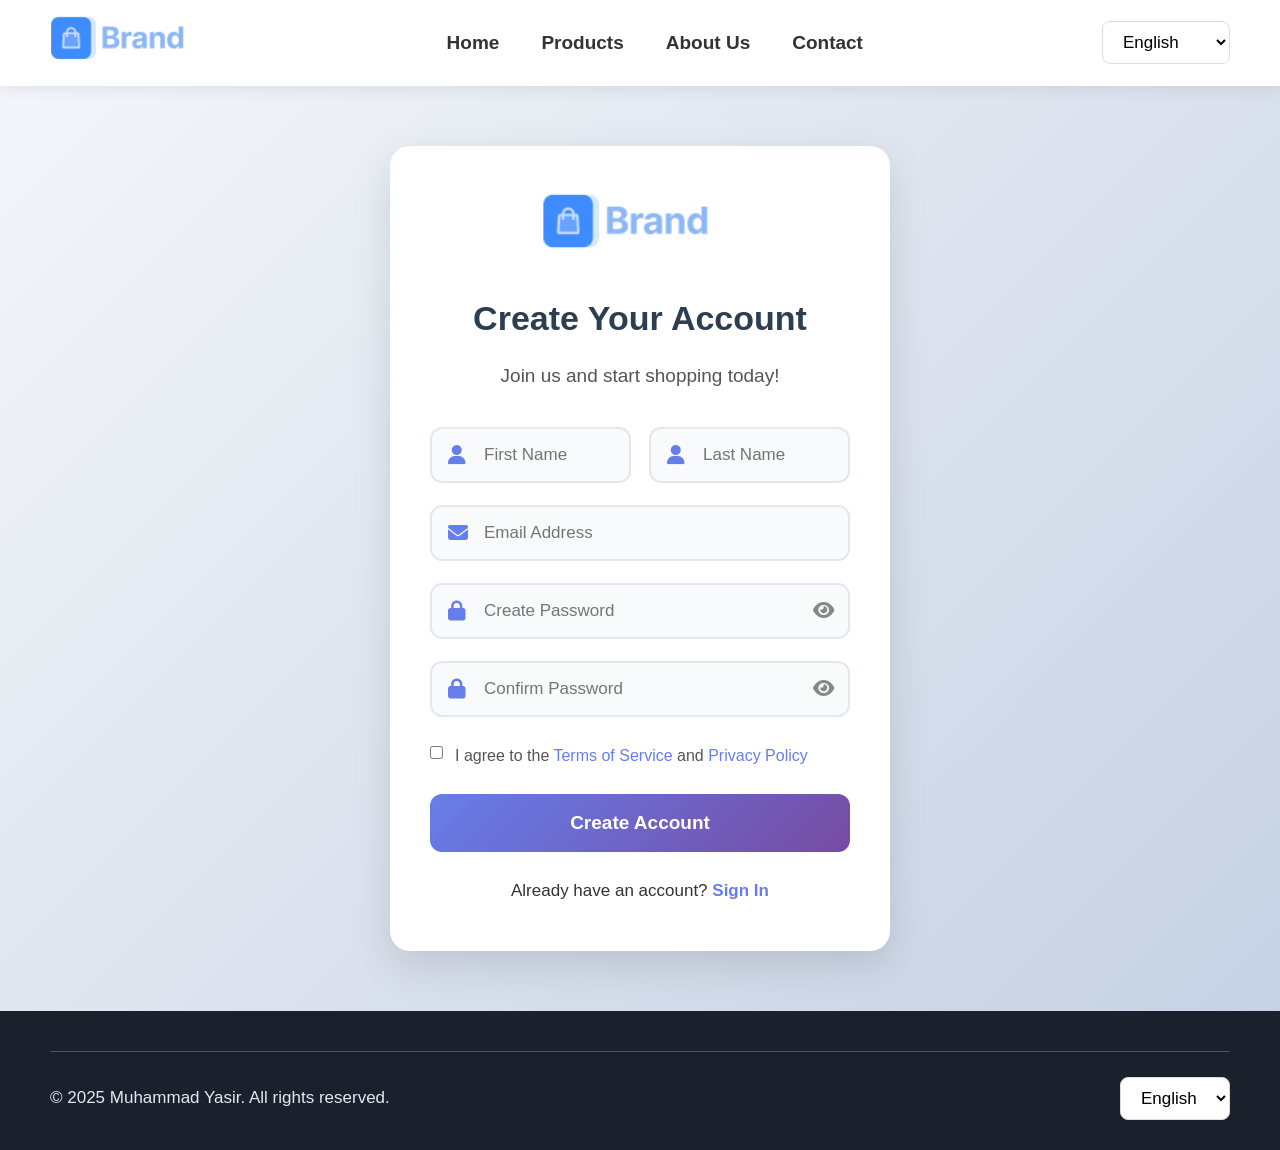
<file: other-page/joinnow.html>
<!DOCTYPE html>
<html lang="en">
<head>
    <meta charset="UTF-8">
    <meta name="viewport" content="width=device-width, initial-scale=1.0">
    <title>Sign Up - Your Brand</title>
    <link rel="icon" href="/assets/Layout/Form/input-group/Icon/control/Vector.png" type="image/x-icon">
    <link rel="stylesheet" href="https://cdnjs.cloudflare.com/ajax/libs/font-awesome/6.4.0/css/all.min.css">
    <style>
        * { margin: 0; padding: 0; box-sizing: border-box; }
        body {
            font-family: 'Arial', sans-serif;
            background: linear-gradient(135deg, #f5f7fa 0%, #c3cfe2 100%);
            color: #333;
            line-height: 1.7;
            font-size: 18px;
            min-height: 100vh;
            display: flex;
            flex-direction: column;
        }

        /* Header - Same as other pages */
        .header {
            background: white;
            padding: 14px 50px;
            display: flex;
            align-items: center;
            justify-content: space-between;
            box-shadow: 0 3px 15px rgba(0,0,0,0.08);
            position: sticky;
            top: 0;
            z-index: 1000;
        }
        .logo-icon img { height: 48px; }
        .nav-links {
            display: flex;
            gap: 42px;
            list-style: none;
        }
        .nav-links a {
            text-decoration: none;
            color: #333;
            font-size: 19px;
            font-weight: 600;
            transition: color 0.3s;
        }
        .nav-links a:hover { color: #667eea; }
        .language-select {
            padding: 10px 16px;
            border: 1px solid #ddd;
            border-radius: 8px;
            font-size: 17px;
            background: white;
        }

        /* Main Content */
        .main-content {
            flex: 1;
            display: flex;
            align-items: center;
            justify-content: center;
            padding: 60px 20px;
        }
        .signup-container {
            width: 100%;
            max-width: 500px;
        }
        .signup-card {
            background: white;
            padding: 45px 40px;
            border-radius: 20px;
            box-shadow: 0 15px 40px rgba(0,0,0,0.12);
        }
        .signup-logo {
            text-align: center;
            margin-bottom: 30px;
        }
        .signup-logo img {
            height: 60px;
        }
        .signup-title {
            font-size: 34px;
            font-weight: 800;
            text-align: center;
            color: #2c3e50;
            margin-bottom: 12px;
        }
        .signup-subtitle {
            font-size: 19px;
            text-align: center;
            color: #555;
            margin-bottom: 35px;
        }

        /* Form */
        .form-group {
            position: relative;
            margin-bottom: 22px;
        }
        .input-icon {
            position: absolute;
            left: 18px;
            top: 50%;
            transform: translateY(-50%);
            color: #667eea;
            font-size: 20px;
            z-index: 2;
        }
        .form-group input {
            width: 100%;
            padding: 16px 18px 16px 52px;
            border: 2px solid #e2e8f0;
            border-radius: 12px;
            font-size: 17px;
            background: #f8fafc;
            transition: all 0.3s;
        }
        .form-group input:focus {
            outline: none;
            border-color: #667eea;
            background: white;
            box-shadow: 0 0 0 4px rgba(102, 126, 234, 0.15);
        }
        .name-row {
            display: flex;
            gap: 18px;
        }
        .name-row .form-group { flex: 1; }

        .toggle-password {
            position: absolute;
            right: 16px;
            top: 50%;
            transform: translateY(-50%);
            background: none;
            border: none;
            color: #888;
            font-size: 19px;
            cursor: pointer;
        }
        .toggle-password:hover { color: #667eea; }

        .terms-condition {
            display: flex;
            align-items: flex-start;
            gap: 12px;
            margin: 25px 0;
            font-size: 16px;
            color: #555;
        }
        .terms-condition input { margin-top: 4px; accent-color: #667eea; }
        .terms-condition a { color: #667eea; text-decoration: none; }
        .terms-condition a:hover { text-decoration: underline; }

        .signup-btn {
            width: 100%;
            background: linear-gradient(135deg, #667eea, #764ba2);
            color: white;
            border: none;
            padding: 18px;
            border-radius: 12px;
            font-size: 19px;
            font-weight: 600;
            cursor: pointer;
            transition: all 0.3s;
        }
        .signup-btn:hover {
            transform: translateY(-3px);
            box-shadow: 0 12px 25px rgba(102, 126, 234, 0.3);
        }

        .login-link {
            text-align: center;
            margin-top: 25px;
            font-size: 17px;
        }
        .login-link a {
            color: #667eea;
            text-decoration: none;
            font-weight: 600;
        }
        .login-link a:hover { text-decoration: underline; }

        /* Footer */
        .footer {
            background: #1a202c;
            color: #e2e8f0;
            padding: 40px 50px 30px;
            margin-top: auto;
        }
        .footer-bottom {
            max-width: 1300px;
            margin: 0 auto;
            display: flex;
            justify-content: space-between;
            align-items: center;
            flex-wrap: wrap;
            gap: 20px;
            padding-top: 25px;
            border-top: 1px solid #4a5568;
            font-size: 17px;
        }

        /* Notification */
        .notification {
            position: fixed;
            top: 20px;
            right: 20px;
            padding: 16px 24px;
            border-radius: 12px;
            color: white;
            font-size: 17px;
            font-weight: 600;
            z-index: 10000;
            display: flex;
            align-items: center;
            gap: 12px;
            box-shadow: 0 10px 30px rgba(0,0,0,0.2);
            animation: slideIn 0.4s ease;
        }
        .notification.success { background: #10b981; }
        .notification.error { background: #ef4444; }
        .notification i { font-size: 22px; }

        @keyframes slideIn {
            from { transform: translateX(100%); opacity: 0; }
            to { transform: translateX(0); opacity: 1; }
        }

        @media (max-width: 768px) {
            .header { padding: 14px 20px; flex-direction: column; gap: 15px; }
            .nav-links { gap: 25px; }
            .name-row { flex-direction: column; gap: 20px; }
            .signup-card { padding: 35px 25px; }
        }
    </style>
</head>
<body>

    <!-- Header -->
    <header class="header">
        <div class="logo">
            <div class="logo-icon">
                <img src="/assets/Layout/Brand/logo-colored.png" alt="">
            </div>
        </div>
        <ul class="nav-links">
            <li><a href="/index.html">Home</a></li>
            <li><a href="/products.html">Products</a></li>
            <li><a href="about-us.html">About Us</a></li>
            <li><a href="contact.html">Contact</a></li>
        </ul>
        <select class="language-select">
            <option>English</option>
            <option>Urdu</option>
            <option>Arabic</option> 
            <option>Japanese</option> 
            <option>Russian</option>
            <option>French</option> 
            <option>Chinese</option>
        </select>
    </header>

    <!-- Main Content -->
    <main class="main-content">
        <div class="signup-container">
            <div class="signup-card">
                <div class="signup-logo">
                    <img src="/assets/Layout/Brand/logo-colored.png" alt="Logo">
                </div>
                <h2 class="signup-title">Create Your Account</h2>
                <p class="signup-subtitle">Join us and start shopping today!</p>

                <form id="signupForm">
                    <div class="name-row">
                        <div class="form-group">
                            <i class="fas fa-user input-icon"></i>
                            <input type="text" id="firstName" placeholder="First Name" required>
                        </div>
                        <div class="form-group">
                            <i class="fas fa-user input-icon"></i>
                            <input type="text" id="lastName" placeholder="Last Name" required>
                        </div>
                    </div>

                    <div class="form-group">
                        <i class="fas fa-envelope input-icon"></i>
                        <input type="email" id="email" placeholder="Email Address" required>
                    </div>

                    <div class="form-group">
                        <i class="fas fa-lock input-icon"></i>
                        <input type="password" id="password" placeholder="Create Password" required>
                        <button type="button" class="toggle-password"><i class="fas fa-eye"></i></button>
                    </div>

                    <div class="form-group">
                        <i class="fas fa-lock input-icon"></i>
                        <input type="password" id="confirmPassword" placeholder="Confirm Password" required>
                        <button type="button" class="toggle-password"><i class="fas fa-eye"></i></button>
                    </div>

                    <div class="terms-condition">
                        <input type="checkbox" id="terms" required>
                        <label for="terms">
                            I agree to the <a href="#">Terms of Service</a> and <a href="#">Privacy Policy</a>
                        </label>
                    </div>

                    <button type="submit" class="signup-btn">Create Account</button>
                </form>

                <div class="login-link">
                    Already have an account? <a href="singin.html">Sign In</a>
                </div>
            </div>
        </div>
    </main>

    <!-- Footer -->
    <footer class="footer">
        <div class="footer-bottom">
            <div>© 2025 Muhammad Yasir. All rights reserved.</div>
            <div>
                <select class="language-select">
                    <option>English</option>
                    <option>Urdu</option>
                    <option>Arabic</option>
                </select>
            </div>
        </div>
    </footer>

    <script>
        document.addEventListener('DOMContentLoaded', function() {
            const form = document.getElementById('signupForm');
            const toggles = document.querySelectorAll('.toggle-password');

            toggles.forEach(btn => {
                btn.addEventListener('click', function() {
                    const input = this.previousElementSibling;
                    const icon = this.querySelector('i');
                    if (input.type === 'password') {
                        input.type = 'text';
                        icon.classList.replace('fa-eye', 'fa-eye-slash');
                    } else {
                        input.type = 'password';
                        icon.classList.replace('fa-eye-slash', 'fa-eye');
                    }
                });
            });

            form.addEventListener('submit', function(e) {
                e.preventDefault();
                
                const firstName = document.getElementById('firstName').value.trim();
                const lastName = document.getElementById('lastName').value.trim();
                const email = document.getElementById('email').value.trim();
                const password = document.getElementById('password').value;
                const confirm = document.getElementById('confirmPassword').value;

                if (!firstName || !lastName || !email || !password) {
                    showNotification('Please fill all fields', 'error');
                    return;
                }
                if (password.length < 6) {
                    showNotification('Password must be 6+ characters', 'error');
                    return;
                }
                if (password !== confirm) {
                    showNotification('Passwords do not match', 'error');
                    return;
                }

                showNotification('Account created successfully!', 'success');
                setTimeout(() => {
                    window.location.href = '/other-page/singin.html';
                }, 2000);
            });

            function showNotification(msg, type) {
                const existing = document.querySelector('.notification');
                if (existing) existing.remove();

                const div = document.createElement('div');
                div.className = `notification ${type}`;
                div.innerHTML = `<i class="fas ${type==='success'?'fa-check-circle':'fa-exclamation-circle'}"></i> ${msg}`;
                document.body.appendChild(div);

                setTimeout(() => div.remove(), 4000);
            }
        });
    </script>
</body>
</html>
</file>
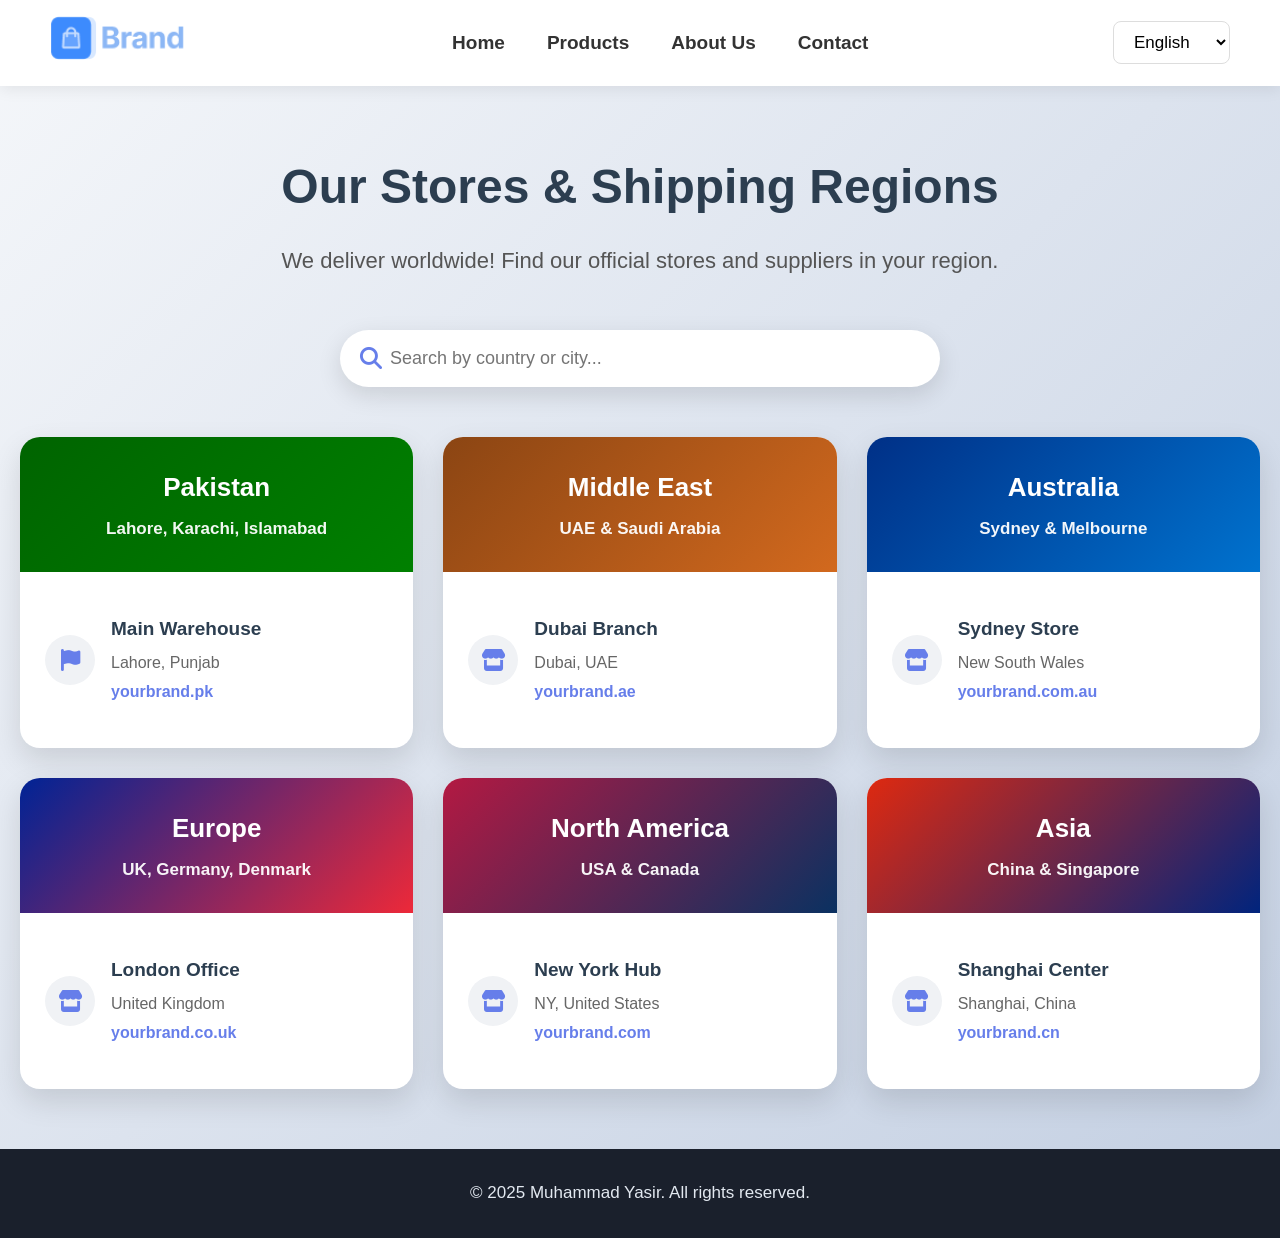
<file: other-page/Shipping.html>
<!DOCTYPE html>
<html lang="en">
<head>
    <meta charset="UTF-8">
    <meta name="viewport" content="width=device-width, initial-scale=1.0">
    <title>Shipping Regions</title>
    <link rel="icon" href="/assets/Layout/Form/input-group/Icon/control/Vector.png" type="image/x-icon">
    <link rel="stylesheet" href="https://cdnjs.cloudflare.com/ajax/libs/font-awesome/6.4.0/css/all.min.css">
    <style>
        * { margin: 0; padding: 0; box-sizing: border-box; }
        body {
            font-family: 'Arial', sans-serif;
            background: linear-gradient(135deg, #f5f7fa 0%, #c3cfe2 100%);
            color: #333;
            line-height: 1.7;
            font-size: 18px;
        }

        /* Header - Same as your other pages */
        .header {
            background: white;
            padding: 14px 50px;
            display: flex;
            align-items: center;
            justify-content: space-between;
            box-shadow: 0 3px 15px rgba(0,0,0,0.08);
            position: sticky;
            top: 0;
            z-index: 1000;
        }
        .logo-icon img { height: 48px; }
        .nav-links {
            display: flex;
            gap: 42px;
            list-style: none;
        }
        .nav-links a {
            text-decoration: none;
            color: #333;
            font-size: 19px;
            font-weight: 600;
            transition: color 0.3s;
        }
        .nav-links a:hover { color: #667eea; }
        .language-select {
            padding: 10px 16px;
            border: 1px solid #ddd;
            border-radius: 8px;
            font-size: 17px;
            background: white;
        }

        .container {
            max-width: 1300px;
            margin: 60px auto;
            padding: 0 20px;
        }
        .page-title {
            text-align: center;
            font-size: 48px;
            color: #2c3e50;
            margin-bottom: 15px;
            font-weight: 800;
        }
        .page-subtitle {
            text-align: center;
            font-size: 22px;
            color: #555;
            max-width: 800px;
            margin: 0 auto 50px;
        }

        .search-container {
            max-width: 600px;
            margin: 0 auto 50px;
            position: relative;
        }
        .search-box {
            width: 100%;
            padding: 18px 60px 18px 50px;
            border: none;
            border-radius: 50px;
            font-size: 18px;
            box-shadow: 0 8px 25px rgba(0,0,0,0.12);
            outline: none;
        }
        .search-icon {
            position: absolute;
            left: 20px;
            top: 50%;
            transform: translateY(-50%);
            font-size: 22px;
            color: #667eea;
        }

        .regions-grid {
            display: grid;
            grid-template-columns: repeat(auto-fill, minmax(340px, 1fr));
            gap: 30px;
            margin-bottom: 60px;
        }
        .region-card {
            background: white;
            border-radius: 20px;
            overflow: hidden;
            box-shadow: 0 12px 30px rgba(0,0,0,0.12);
            transition: all 0.4s ease;
        }
        .region-card:hover {
            transform: translateY(-12px);
            box-shadow: 0 20px 40px rgba(0,0,0,0.18);
        }
        .card-header {
            padding: 28px 24px;
            color: white;
            text-align: center;
            font-weight: 700;
        }
        .card-header h2 {
            font-size: 26px;
            margin-bottom: 6px;
        }
        .card-header p {
            font-size: 17px;
            opacity: 0.95;
        }
        .stores-list {
            padding: 25px;
        }
        .store-item {
            display: flex;
            align-items: center;
            padding: 16px 0;
            border-bottom: 1px solid #eee;
        }
        .store-item:last-child { border-bottom: none; }
        .store-icon {
            width: 50px;
            height: 50px;
            background: #f0f2f5;
            border-radius: 50%;
            display: flex;
            align-items: center;
            justify-content: center;
            margin-right: 16px;
            color: #667eea;
            font-size: 22px;
        }
        .store-info h3 {
            font-size: 19px;
            color: #2c3e50;
            margin-bottom: 4px;
        }
        .store-info p {
            font-size: 16px;
            color: #666;
        }
        .store-link {
            color: #667eea;
            text-decoration: none;
            font-weight: 600;
            font-size: 16px;
        }
        .store-link:hover { text-decoration: underline; }

        /* Beautiful Gradient Headers */
        .pakistan .card-header { background: linear-gradient(135deg, #006400 0%, #008000 100%); }
        .middle-east .card-header { background: linear-gradient(135deg, #8B4513 0%, #D2691E 100%); }
        .australia .card-header { background: linear-gradient(135deg, #003087 0%, #0072CE 100%); }
        .europe .card-header { background: linear-gradient(135deg, #002395 0%, #ED2939 100%); }
        .north-america .card-header { background: linear-gradient(135deg, #B31942 0%, #0A3161 100%); }
        .asia-uk .card-header { background: linear-gradient(135deg, #DE2910 0%, #00247D 100%); }

        /* Footer - Simple & Clean */
        .footer {
            text-align: center;
            padding: 30px 20px;
            background: #1a202c;
            color: #e2e8f0;
            font-size: 17px;
            margin-top: 50px;
        }

        @media (max-width: 768px) {
            .header { padding: 14px 20px; flex-direction: column; gap: 15px; }
            .nav-links { gap: 25px; }
            .page-title { font-size: 38px; }
            .regions-grid { grid-template-columns: 1fr; }
        }
    </style>
</head>
<body>

    <!-- Header -->
    <header class="header">
        <div class="logo">
            <div class="logo-icon">
                <img src="/assets/Layout/Brand/logo-colored.png" alt="Brand Logo">
            </div>
        </div>
        <ul class="nav-links">
            <li><a href="/index.html">Home</a></li>
            <li><a href="/products.html">Products</a></li>
            <li><a href="about-us.html">About Us</a></li>
            <li><a href="contact.html">Contact</a></li>
        </ul>
        <select class="language-select">
            <option>English</option>
            <option>Urdu</option>
            <option>Arabic</option>
            <option>Spanish</option>
            <option>German</option>
            <option>Chinese</option>
        </select>
    </header>

    <div class="container">
        <h1 class="page-title">Our Stores & Shipping Regions</h1>
        <p class="page-subtitle">We deliver worldwide! Find our official stores and suppliers in your region.</p>

        <div class="search-container">
            <i class="fas fa-search search-icon"></i>
            <input type="text" id="searchInput" class="search-box" placeholder="Search by country or city...">
        </div>

        <div class="regions-grid" id="regionsGrid">

            <!-- 1. Pakistan (First) -->
            <div class="region-card pakistan">
                <div class="card-header">
                    <h2>Pakistan</h2>
                    <p>Lahore, Karachi, Islamabad</p>
                </div>
                <div class="stores-list">
                    <div class="store-item">
                        <div class="store-icon"><i class="fas fa-flag"></i></div>
                        <div class="store-info">
                            <h3>Main Warehouse</h3>
                            <p>Lahore, Punjab</p>
                            <a href="#" class="store-link">yourbrand.pk</a>
                        </div>
                    </div>
                </div>
            </div>

            <!-- 2. Middle East -->
            <div class="region-card middle-east">
                <div class="card-header">
                    <h2>Middle East</h2>
                    <p>UAE & Saudi Arabia</p>
                </div>
                <div class="stores-list">
                    <div class="store-item">
                        <div class="store-icon"><i class="fas fa-store"></i></div>
                        <div class="store-info">
                            <h3>Dubai Branch</h3>
                            <p>Dubai, UAE</p>
                            <a href="#" class="store-link">yourbrand.ae</a>
                        </div>
                    </div>
                </div>
            </div>

            <!-- 3. Australia -->
            <div class="region-card australia">
                <div class="card-header">
                    <h2>Australia</h2>
                    <p>Sydney & Melbourne</p>
                </div>
                <div class="stores-list">
                    <div class="store-item">
                        <div class="store-icon"><i class="fas fa-store"></i></div>
                        <div class="store-info">
                            <h3>Sydney Store</h3>
                            <p>New South Wales</p>
                            <a href="#" class="store-link">yourbrand.com.au</a>
                        </div>
                    </div>
                </div>
            </div>

            <!-- 4. Europe -->
            <div class="region-card europe">
                <div class="card-header">
                    <h2>Europe</h2>
                    <p>UK, Germany, Denmark</p>
                </div>
                <div class="stores-list">
                    <div class="store-item">
                        <div class="store-icon"><i class="fas fa-store"></i></div>
                        <div class="store-info">
                            <h3>London Office</h3>
                            <p>United Kingdom</p>
                            <a href="#" class="store-link">yourbrand.co.uk</a>
                        </div>
                    </div>
                </div>
            </div>

            <!-- 5. North America -->
            <div class="region-card north-america">
                <div class="card-header">
                    <h2>North America</h2>
                    <p>USA & Canada</p>
                </div>
                <div class="stores-list">
                    <div class="store-item">
                        <div class="store-icon"><i class="fas fa-store"></i></div>
                        <div class="store-info">
                            <h3>New York Hub</h3>
                            <p>NY, United States</p>
                            <a href="#" class="store-link">yourbrand.com</a>
                        </div>
                    </div>
                </div>
            </div>

            <!-- 6. Asia & UK -->
            <div class="region-card asia-uk">
                <div class="card-header">
                    <h2>Asia</h2>
                    <p>China & Singapore</p>
                </div>
                <div class="stores-list">
                    <div class="store-item">
                        <div class="store-icon"><i class="fas fa-store"></i></div>
                        <div class="store-info">
                            <h3>Shanghai Center</h3>
                            <p>Shanghai, China</p>
                            <a href="#" class="store-link">yourbrand.cn</a>
                        </div>
                    </div>
                </div>
            </div>

        </div>
    </div>

    <!-- Simple Footer -->
    <footer class="footer">
        © 2025 Muhammad Yasir. All rights reserved.
    </footer>

    <script>
        document.getElementById('searchInput').addEventListener('input', function() {
            const term = this.value.toLowerCase();
            document.querySelectorAll('.region-card').forEach(card => {
                card.style.display = card.textContent.toLowerCase().includes(term) ? 'block' : 'none';
            });
        });
    </script>
</body>
</html>
</file>
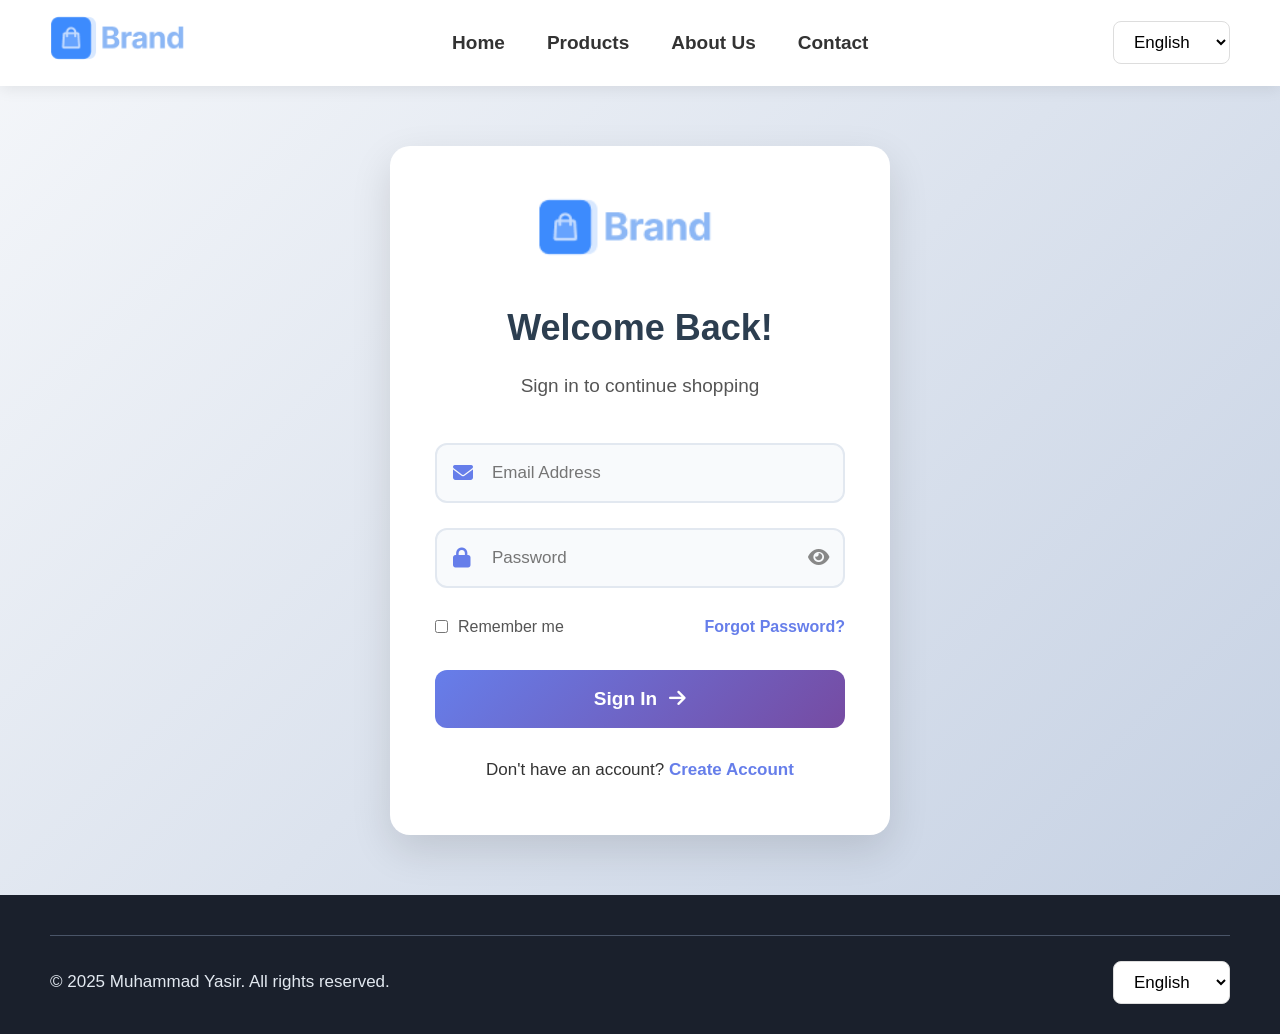
<file: other-page/singin.html>
<!DOCTYPE html>
<html lang="en">
<head>
    <meta charset="UTF-8">
    <meta name="viewport" content="width=device-width, initial-scale=1.0">
    <title>Login - Your Brand</title>
    <link rel="icon" href="/assets/Layout/Form/input-group/Icon/control/Vector.png" type="image/x-icon">
    <link rel="stylesheet" href="https://cdnjs.cloudflare.com/ajax/libs/font-awesome/6.4.0/css/all.min.css">
    <style>
        * { margin: 0; padding: 0; box-sizing: border-box; }
        body {
            font-family: 'Arial', sans-serif;
            background: linear-gradient(135deg, #f5f7fa 0%, #c3cfe2 100%);
            color: #333;
            line-height: 1.7;
            font-size: 18px;
            min-height: 100vh;
            display: flex;
            flex-direction: column;
        }

        /* Header - Same as all other pages */
        .header {
            background: white;
            padding: 14px 50px;
            display: flex;
            align-items: center;
            justify-content: space-between;
            box-shadow: 0 3px 15px rgba(0,0,0,0.08);
            position: sticky;
            top: 0;
            z-index: 1000;
        }
        .logo-icon img { height: 48px; }
        .nav-links {
            display: flex;
            gap: 42px;
            list-style: none;
        }
        .nav-links a {
            text-decoration: none;
            color: #333;
            font-size: 19px;
            font-weight: 600;
            transition: color 0.3s;
        }
        .nav-links a:hover { color: #667eea; }
        .language-select {
            padding: 10px 16px;
            border: 1px solid #ddd;
            border-radius: 8px;
            font-size: 17px;
            background: white;
        }

        /* Main Content */
        .main-content {
            flex: 1;
            display: flex;
            align-items: center;
            justify-content: center;
            padding: 60px 20px;
        }
        .login-container {
            width: 100%;
            max-width: 500px;
        }
        .login-card {
            background: white;
            padding: 50px 45px;
            border-radius: 20px;
            box-shadow: 0 15px 40px rgba(0,0,0,0.12);
            text-align: center;
        }
        .login-logo {
            margin-bottom: 30px;
        }
        .login-logo img {
            height: 62px;
        }
        .login-title {
            font-size: 36px;
            font-weight: 800;
            color: #2c3e50;
            margin-bottom: 12px;
        }
        .login-subtitle {
            font-size: 19px;
            color: #555;
            margin-bottom: 40px;
        }

        /* Form */
        .form-group {
            position: relative;
            margin-bottom: 25px;
        }
        .input-icon {
            position: absolute;
            left: 18px;
            top: 50%;
            transform: translateY(-50%);
            color: #667eea;
            font-size: 20px;
        }
        .form-group input {
            width: 100%;
            padding: 18px 18px 18px 55px;
            border: 2px solid #e2e8f0;
            border-radius: 12px;
            font-size: 17px;
            background: #f8fafc;
            transition: all 0.3s;
        }
        .form-group input:focus {
            outline: none;
            border-color: #667eea;
            background: white;
            box-shadow: 0 0 0 4px rgba(102, 126, 234, 0.15);
        }
        .toggle-password {
            position: absolute;
            right: 16px;
            top: 50%;
            transform: translateY(-50%);
            background: none;
            border: none;
            color: #888;
            font-size: 19px;
            cursor: pointer;
        }
        .toggle-password:hover { color: #667eea; }

        .form-options {
            display: flex;
            justify-content: space-between;
            align-items: center;
            margin: 20px 0 30px;
            font-size: 16px;
        }
        .remember-me {
            display: flex;
            align-items: center;
            gap: 10px;
            color: #555;
        }
        .remember-me input { accent-color: #667eea; }
        .forgot-password {
            color: #667eea;
            text-decoration: none;
            font-weight: 600;
        }
        .forgot-password:hover { text-decoration: underline; }

        .login-btn {
            width: 100%;
            background: linear-gradient(135deg, #667eea, #764ba2);
            color: white;
            border: none;
            padding: 18px;
            border-radius: 12px;
            font-size: 19px;
            font-weight: 600;
            cursor: pointer;
            transition: all 0.3s;
            display: flex;
            align-items: center;
            justify-content: center;
            gap: 12px;
        }
        .login-btn:hover {
            transform: translateY(-3px);
            color: rgb(238, 8, 8);
            background: rgb(2, 252, 97);
            font-size: 22px;
            box-shadow: 0 12px 25px rgba(102, 126, 234, 0.3);
        }

        .signup-link {
            margin-top: 28px;
            font-size: 17px;
        }
        .signup-link a {
            color: #667eea;
            text-decoration: none;
            font-weight: 600;
        }
        .signup-link a:hover { text-decoration: underline; }

        /* Footer */
        .footer {
            background: #1a202c;
            color: #e2e8f0;
            padding: 40px 50px 30px;
            margin-top: auto;
        }
        .footer-bottom {
            max-width: 1300px;
            margin: 0 auto;
            display: flex;
            justify-content: space-between;
            align-items: center;
            flex-wrap: wrap;
            gap: 20px;
            padding-top: 25px;
            border-top: 1px solid #4a5568;
            font-size: 17px;
        }

        /* Notification */
        .notification {
            position: fixed;
            top: 20px;
            right: 20px;
            padding: 16px 24px;
            border-radius: 12px;
            color: white;
            font-size: 17px;
            font-weight: 600;
            z-index: 10000;
            display: flex;
            align-items: center;
            gap: 12px;
            box-shadow: 0 10px 30px rgba(0,0,0,0.2);
            animation: slideIn 0.4s ease;
        }
        .notification.success { background: #10b981; }
        .notification.error { background: #ef4444; }

        @keyframes slideIn {
            from { transform: translateX(100%); opacity: 0; }
            to { transform: translateX(0); opacity: 1; }
        }

        @media (max-width: 768px) {
            .header { padding: 14px 20px; flex-direction: column; gap: 15px; }
            .nav-links { gap: 25px; }
            .login-card { padding: 40px 30px; }
            .form-options { flex-direction: column; align-items: flex-start; gap: 15px; }
        }
    </style>
</head>
<body>

    <!-- Header -->
    <header class="header">
        <div class="logo">
            <div class="logo-icon">
                <img src="/assets/Layout/Brand/logo-colored.png" alt="Brand Logo">
            </div>
        </div>
        <ul class="nav-links">
            <li><a href="/index.html">Home</a></li>
            <li><a href="/products.html">Products</a></li>
            <li><a href="about-us.html">About Us</a></li>
            <li><a href="contact.html">Contact</a></li>
        </ul>
        <select class="language-select">
            <option>English</option>
            <option>Urdu</option>
            <option>Arabic</option>
            <option>Arabic</option>
            <option>Spanish</option>
            <option>French</option>
            <option>German</option>
            <option>Russian</option>
            <option>Chinese</option>
        </select>
    </header>

    <!-- Main Content -->
    <main class="main-content">
        <div class="login-container">
            <div class="login-card">
                <div class="login-logo">
                    <img src="/assets/Layout/Brand/logo-colored.png" alt="Logo">
                </div>
                <h2 class="login-title">Welcome Back!</h2>
                <p class="login-subtitle">Sign in to continue shopping</p>

                <form id="loginForm">
                    <div class="form-group">
                        <i class="fas fa-envelope input-icon"></i>
                        <input type="email" id="email" placeholder="Email Address" required>
                    </div>

                    <div class="form-group">
                        <i class="fas fa-lock input-icon"></i>
                        <input type="password" id="password" placeholder="Password" required>
                        <button type="button" class="toggle-password"><i class="fas fa-eye"></i></button>
                    </div>

                    <div class="form-options">
                        <label class="remember-me">
                            <input type="checkbox" id="rememberMe">
                            <span>Remember me</span>
                        </label>
                        <a href="#" class="forgot-password">Forgot Password?</a>
                    </div>

                    <button type="submit" class="login-btn">
                        Sign In <i class="fas fa-arrow-right"></i>
                    </button>
                </form>

                <div class="signup-link">
                    Don't have an account? <a href="/other-page/joinnow.html">Create Account</a>
                </div>
            </div>
        </div>
    </main>

    <!-- Footer -->
    <footer class="footer">
        <div class="footer-bottom">
            <div>© 2025 Muhammad Yasir. All rights reserved.</div>
            <div>
                <select class="language-select">
                    <option>English</option>
                    <option>Urdu</option>
                    <option>Arabic</option>
                    <option>Spanish</option>
                    <option>French</option>
                    <option>German</option>
                    <option>Russian</option>
                    <option>Chinese</option>
                </select>
            </div>
        </div>
    </footer>

    <script>
        document.addEventListener('DOMContentLoaded', function() {
            const form = document.getElementById('loginForm');
            const toggleBtn = document.querySelector('.toggle-password');
            const passwordField = document.getElementById('password');
            const emailField = document.getElementById('email');

            // Toggle Password Visibility
            toggleBtn.addEventListener('click', function() {
                const type = passwordField.type === 'password' ? 'text' : 'password';
                passwordField.type = type;
                this.querySelector('i').classList.toggle('fa-eye');
                this.querySelector('i').classList.toggle('fa-eye-slash');
            });

            // Remember Me - Load saved email
            const savedEmail = localStorage.getItem('rememberedEmail');
            if (savedEmail) {
                emailField.value = savedEmail;
                document.getElementById('rememberMe').checked = true;
            }

            // Form Submit
            form.addEventListener('submit', function(e) {
                e.preventDefault();
                
                const email = emailField.value.trim();
                const password = passwordField.value;
                const remember = document.getElementById('rememberMe').checked;

                if (!email || !password) {
                    showNotification('Please fill all fields', 'error');
                    return;
                }

                if (remember) {
                    localStorage.setItem('rememberedEmail', email);
                } else {
                    localStorage.removeItem('rememberedEmail');
                }

                showNotification('Login Successful!', 'success');
                setTimeout(() => {
                    window.location.href = 'index.html';
                }, 1800);
            });

            function showNotification(msg, type) {
                const existing = document.querySelector('.notification');
                if (existing) existing.remove();

                const div = document.createElement('div');
                div.className = `notification ${type}`;
                div.innerHTML = `${msg}`;
                document.body.appendChild(div);

                setTimeout(() => div.remove(), 4000);
            }
        });
    </script>
</body>
</html>
</file>
<file: css/index.css>
/* Global Styles */
* {
    margin: 0;
    padding: 0;
    box-sizing: border-box;
}

body {
    font-family: Arial, sans-serif;
    background-color: #f5f5f5;
}

/* Top Bar Styling */
.top-bar {
    background-color: white;
    padding: 15px 20px;
    display: flex;
    align-items: center;
    justify-content: space-between;
    box-shadow: 0 2px 5px rgba(0,0,0,0.1);
}

.logo {
    display: flex;
}

.logo-icon {
    width: auto;
    height: 35px;    
    display: flex;
    align-items: center;
    justify-content: center;
    border-radius: 8px;
    overflow: hidden;  
    background: none; 
    padding: 0;
}

.logo-icon img {
    height: 100%;
    width: auto;
    object-fit: contain;
    display: block;
}

/* Search Bar */
.search-container {
    display: flex;
    align-items: center;
    flex: 1;
    max-width: 850px;
    margin: 0 30px;
}

.search-bar {
    display: flex;
    width: 100%;
    border: 3px solid #4a90e2;
    border-radius: 6px;
    overflow: hidden;
}

.search-input {
    flex: 1;
    padding: 10px 15px;
    border: none;
    outline: none;
    font-size: 16px;
}

.category-dropdown {
    padding: 10px 15px;
    border: none;
    border-left: 1px solid #ddd;
    background-color: white;
    cursor: pointer;
    outline: none;
    font-size: 16px;
    min-width: 130px;
}

.search-btn {
    padding: 10px 25px;
    background-color: #4a90e2;
    color: white;
    border: none;
    cursor: pointer;
    font-size: 16px;
    font-weight: bold;
    transition: background-color 0.3s;
}

.search-btn:hover {
    background-color: #3afc09;
   font-size: 18px;
   color: rgb(235, 2, 2);
}

.page-nav-bar {
    background-color: white;
    padding: 8px 20px;
    display: flex;
    justify-content: flex-start;
    align-items: center;
    border-top: 1px solid #f0f0f0;
    border-bottom: 1px solid #f0f0f0;
}

.page-nav-bar .nav-links {
    margin: 0;
    background-color: #f8f9fa;
    padding: 6px 20px;
    border-radius: 8px;
    border: 1px solid #e5e7eb;
    box-shadow: 0 1px 3px rgba(0,0,0,0.05);
}

/* Navigation Links - Small Bar Style */
.nav-links {
    display: flex;
    list-style: none;
    gap: 15px;
    align-items: center;
    background-color: #f8f9fa;
    padding: 8px 15px;
    border-radius: 6px;
    border: 1px solid #e5e7eb;
}

.nav-links li {
    position: relative;
}

.nav-links li a {
    text-decoration: none;
    color: #333;
    font-size: 13px;
    font-weight: 500;
    padding: 6px 12px;
    border-radius: 4px;
    transition: all 0.3s ease;
    display: block;
    white-space: nowrap;
}

.nav-links li a:hover {
    color: #4a90e2;
    background-color: white;
    box-shadow: 0 1px 3px rgba(0,0,0,0.1);
}

.nav-links li a:active {
    color: #357abd;
}

/* Active link styling */
.nav-links li a[href="index.html"] {
    color: #4a90e2;
    font-weight: 600;
    background-color: white;
    box-shadow: 0 1px 3px rgba(0,0,0,0.1);
}

/* Right Icons */
.top-icons {
    display: flex;
    align-items: center;
    gap: 20px;
}

.icon-item {
    display: flex;
    flex-direction: column;
    align-items: center;
    cursor: pointer;
    color: #4d4c4c;
    font-size: 12px;
    transition: color 0.3s;
}

.icon-item:hover {
    color: #0575f5;
}

.icon-item i {
    font-size: 24px;
    margin-bottom: 3px;
}

/* Navigation Bar */
.nav-bar {
    background-color: white;
    padding: 10px 20px;
    display: flex;
    align-items: center;
    justify-content: space-between;
    border-top: 1px solid #eee;
}

.nav-left {
    display: flex;
    align-items: center;
    gap: 20px;
}

.nav-item {
    padding: 8px 15px;
    cursor: pointer;
    font-size: 14px;
    color: #333;
    border-radius: 5px;
    transition: background-color 0.3s;
}

.nav-item:hover {
    background-color: #f0f0f0;
}

.nav-item.active {
    background-color: #4a90e2;
    color: white;
}

.nav-right {
    display: flex;
    align-items: center;
    gap: 15px;
    font-size: 14px;
    color: #666;
}

.language-select {
    border: none;
    background: none;
    cursor: pointer;
    font-size: 14px;
    outline: none;
}

.ship-to {
    display: flex;
    align-items: center;
    gap: 5px;
    cursor: pointer;
}

/* Hero Section */
.hero-section {
    display: flex;
    padding: 20px 50px;
    gap: 20px;
    margin-top: 10px;
    align-items: stretch;
}

/* Categories Sidebar */
.categories-sidebar {
    width: 250px;
    background-color: white;
    border-radius: 8px;
    padding: 15px 15px;
    height: 420px;
    overflow: hidden;
}

.category-item {
    padding: 10px 12px;
    margin-bottom: 4px;
    cursor: pointer;
    border-radius: 4px;
    transition: background-color 0.3s;
}

.category-item:hover {
    background-color: #f3f4f6;
}

/* Hero Banner */
.hero-banner {
    flex: 1;
    background: none;
    border-radius: 8px;
    padding: 0;
    position: relative;
    overflow: hidden;
    height: 420px;
    display: flex;
    align-items: center;
    justify-content: center;
}

.hero-content {
    position: absolute;
    left: 40px;
    top: 50%;
    transform: translateY(-50%);
    z-index: 3;
    text-align: left;
}

.hero-content h2 {
    font-size: 28px;
    color: #333;
    margin-bottom: 5px;
}

.hero-content p {
    font-size: 32px;
    font-weight: bold;
    color: #222;
    margin-bottom: 20px;
}

.learn-more-btn {
    padding: 10px 25px;
    background-color: white;
    border: none;
    border-radius: 5px;
    cursor: pointer;
    font-weight: bold;
    box-shadow: 0 2px 5px rgba(0,0,0,0.1);
    transition: transform 0.3s;
}

.learn-more-btn:hover {
    transform: translateY(-2px);
    box-shadow: 0 4px 8px rgba(0,0,0,0.15);
}

.hero-image {
    width: 100%;
    height: 100%;
    object-fit: cover;
    object-position: center;
    border-radius: 8px;
}

.user-section {
    background-color: #ffffff;
    padding: 15px;
    border-radius: 8px;
    width: 300px;
    box-sizing: border-box;
    display: flex;
    flex-direction: column;
    gap: 12px;
    height: 420px;
}

.user-card {
    display: flex;
    flex-direction: column;
    align-items: flex-start;
    background-color: rgb(224, 241, 252);
    border-radius: 8px;
    padding: 20px;
    text-align: left;
    flex-shrink: 0;
}

.user-greeting {
    display: flex;
    align-items: center;
    font-size: 16px;
    color: #333;
    margin-bottom: 5px;
}

.user-icon {
    width: 32px;
    height: 32px;
    margin-right: 10px;
}

.user-name {
    font-size: 16px;
    font-weight: bold;
    color: #333;
    margin-bottom: 12px;
}

.join-btn {
    display: block;
    width: 100%;
    padding: 10px;
    background-color: #0672ed;
    color: white;
    border: none;
    border-radius: 5px;
    text-align: center;
    margin-bottom: 10px;
    text-decoration: none;
    font-weight: bold;
    cursor: pointer;
}

.join-btn:hover {
    background-color: #09f343;
    color: rgb(236, 0, 0);
}

.login-link {
    display: block;
    width: 100%;
    padding: 10px;
    background-color: white;
    color: #087bff;
    border: 1px solid #087bff;
    border-radius: 5px;
    text-align: center;
    text-decoration: none;
    font-size: 16px;
}

.login-link:hover {
    background-color: #f0f8ff;
    font-size: 18px;
    color: #fa0202;
}



.promo-card {
    background: linear-gradient(135deg, #ff6b6b, #ff8e53);
    border-radius: 8px;
    padding: 20px;
    color: white;
    flex: 0.7;
    display: flex;
    flex-direction: column;
    justify-content: center;
}

.promo-card h3 {
    font-size: 18px;
    margin: 0;
    line-height: 1.3;
}

.supplier-card {
    background-color: #14e9f4;
    border-radius: 8px;
    padding: 20px;
    color: white;
    flex-shrink: 0;
}

.supplier-card h3 {
    font-size: 16px;
    margin-bottom: 5px;
}

.supplier-card p {
    font-size: 13px;
    margin: 0;
}

/* Deals and Offers Section */
.deals-section {
    padding: 20px 50px;
    display: flex;
    gap: 20px;
    margin-top: 20px;
    align-items: stretch;
}

/* Timer Box */
.deals-timer-box {
    width: 250px;
    background-color: white;
    border-radius: 8px;
    padding: 20px;
    border: 2px solid #8b5cf6;
    flex-shrink: 0;
}

.deals-timer-box h3 {
    font-size: 20px;
    color: #333;
    margin-bottom: 5px;
}

.deals-timer-box p {
    font-size: 14px;
    color: #666;
    margin-bottom: 20px;
}

.timer {
    display: flex;
    gap: 10px;
    justify-content: space-between;
}

.timer-item {
    background-color: #555;
    border-radius: 6px;
    padding: 10px 8px;
    text-align: center;
    flex: 1;
}

.timer-value {
    font-size: 20px;
    font-weight: bold;
    color: white;
    margin-bottom: 3px;
}

.timer-label {
    font-size: 11px;
    color: #ccc;
}

/* Products Grid */
.deals-products {
    flex: 1;
    display: grid;
    grid-template-columns: repeat(5, 1fr);
    gap: 15px;
}

.product-card {
    background-color: white;
    border-radius: 8px;
    padding: 20px;
    text-align: center;
    transition: transform 0.3s, box-shadow 0.3s;
    cursor: pointer;
    display: flex;
    flex-direction: column;
    align-items: center;
}

.product-card:hover {
    transform: translateY(-5px);
    box-shadow: 0 5px 15px rgba(0,0,0,0.1);
}

.product-card img {
    width: 100%;
    max-width: 120px;
    height: auto;
    margin-bottom: 15px;
}

.product-card h4 {
    font-size: 14px;
    color: #333;
    margin-bottom: 10px;
    font-weight: 500;
}

.discount {
    display: inline-block;
    background-color: #ffecec;
    color: #ff4444;
    padding: 4px 10px;
    border-radius: 20px;
    font-size: 13px;
    font-weight: bold;
}

/* Home and Outdoor Section */
.home-outdoor-section {
    padding: 20px 50px;
    display: flex;
    gap: 20px;
    margin-top: 20px;
}

/* Left Banner Box */
.outdoor-banner {
    width: 250px;
    background: linear-gradient(135deg, #ffe8d6, #ffd4b3);
    border-radius: 8px;
    padding: 30px 20px;
    position: relative;
    overflow: hidden;
    flex-shrink: 0;
}

.banner-content {
    position: relative;
    z-index: 2;
}

.banner-content h3 {
    font-size: 24px;
    color: #333;
    margin-bottom: 20px;
    line-height: 1.3;
}

.source-btn {
    padding: 10px 20px;
    background-color: white;
    border: none;
    border-radius: 5px;
    cursor: pointer;
    font-weight: bold;
    font-size: 14px;
    transition: transform 0.3s;
}

.source-btn:hover {
    transform: translateY(-2px);
    box-shadow: 0 4px 8px rgba(0,0,0,0.1);
}

.banner-bg {
    position: absolute;
    bottom: 0;
    right: 0;
    width: 120px;
    height: auto;
    opacity: 0.9;
}

/* Right Side Container */
.outdoor-right {
    flex: 1;
    display: flex;
    flex-direction: column;
    gap: 15px;
}

.outdoor-row {
    display: grid;
    grid-template-columns: repeat(4, 1fr);
    gap: 15px;
}

.outdoor-product-card {
    background-color: white;
    border-radius: 8px;
    padding: 15px;
    display: flex;
    justify-content: space-between;
    align-items: center;
    transition: transform 0.3s, box-shadow 0.3s;
    cursor: pointer;
}

.outdoor-product-card:hover {
    transform: translateY(-3px);
    box-shadow: 0 5px 15px rgba(0,0,0,0.1);
}

.product-info {
    text-align: left;
}

.product-info h4 {
    font-size: 15px;
    color: #333;
    margin-bottom: 5px;
    font-weight: 500;
}

.product-price {
    font-size: 13px;
    color: #666;
}

.outdoor-product-card img {
    width: 70px;
    height: 70px;
    object-fit: contain;
}

/* Consumer Electronics Section */
.consumer-section {
    padding: 20px 50px;
    display: flex;
    gap: 20px;
    margin-top: 20px;
}

/* next day 11/11/2025 */
/* Left Banner Box */
.consumer-banner {
    width: 250px;
    background: linear-gradient(135deg, #d4e4f7, #c2d9f5);
    border-radius: 8px;
    padding: 30px 20px;
    position: relative;
    overflow: hidden;
    flex-shrink: 0;
}

.consumer-banner .banner-content {
    position: relative;
    z-index: 2;
}

.consumer-banner .banner-content h3 {
    font-size: 24px;
    color: #333;
    margin-bottom: 20px;
    line-height: 1.3;
}

.consumer-banner .banner-bg {
    position: absolute;
    bottom: 0;
    right: 0;
    width: 120px;
    height: auto;
    opacity: 0.9;
}

/* Right Side Container */
.consumer-right {
    flex: 1;
    display: flex;
    flex-direction: column;
    gap: 15px;
}

.consumer-row {
    display: grid;
    grid-template-columns: repeat(4, 1fr);
    gap: 15px;
}

.consumer-product-card {
    background-color: white;
    border-radius: 8px;
    padding: 15px;
    display: flex;
    justify-content: space-between;
    align-items: center;
    transition: transform 0.3s, box-shadow 0.3s;
    cursor: pointer;
}

.consumer-product-card:hover {
    transform: translateY(-3px);
    box-shadow: 0 5px 15px rgba(0,0,0,0.1);
}

.consumer-product-card .product-info {
    text-align: left;
}

.consumer-product-card .product-info h4 {
    font-size: 15px;
    color: #333;
    margin-bottom: 5px;
    font-weight: 500;
}

.consumer-product-card .product-price {
    font-size: 13px;
    color: #666;
}

.consumer-product-card img {
    width: 70px;
    height: 70px;
    object-fit: contain;
}

/* Quote Request Section */
.quote-section {
  background-image: url('/assets/Image/backgrounds/Group\ 982.png');
   background-size: cover;
  background-position: center;
  background-repeat: no-repeat;
  padding: 60px 20px;
  position: relative;
  max-width: 1690px;
  margin: 0 auto; 
}

.quote-container {
  max-width: 1140px;
  margin: 0 auto;
  padding: 0 15px;
  position: relative;
}

.quote-content {
  display: flex;
  gap: 40px;
  align-items: center;
  flex-wrap: wrap;
}

.quote-left {
  flex: 0 0 45%;
  min-width: 300px;
  color: white;
  padding-right: 80px;
  max-width: 500px;
  margin-right: auto;
  margin-left: -100px;
  margin-bottom: 200px;
}

.quote-left h2 {
  font-size: 40px;
  font-weight: 700;
  line-height: 1.3;
}

.quote-left p {
  font-size: 16px;
  line-height: 1.6;
  opacity: 0.95;
}
.quote-right {
  flex: 0 0 420px;
  min-width: 320px;
}

.quote-form-card {
  background: white;
  border-radius: 8px;
  padding: 32px;
  box-shadow: 0 10px 40px rgba(0, 0, 0, 0.15);
}

.quote-form-card h3 {
  font-size: 20px;
  font-weight: 600;
  margin-bottom: 24px;
  color: #1f2937;
}

.quote-input,
.quote-textarea,
.quote-quantity-input,
.quote-unit-select {
  width: 100%;
  padding: 12px 16px;
  border: 1px solid #d1d5db;
  border-radius: 6px;
  font-size: 14px;
  margin-bottom: 16px;
  font-family: inherit;
  transition: border-color 0.3s;
}

.quote-input:focus,
.quote-textarea:focus,
.quote-quantity-input:focus,
.quote-unit-select:focus {
  outline: none;
  border-color: #2563eb;
}

.quote-textarea {
  min-height: 80px;
  resize: vertical;
}

.quote-quantity-row {
  display: flex;
  gap: 12px;
  margin-bottom: 20px;
}

.quote-quantity-input {
  flex: 1;
  margin-bottom: 0;
}

.quote-unit-select {
  flex: 0 0 120px;
  margin-bottom: 0;
  cursor: pointer;
}

.quote-submit-btn {
  width: 50%;
  background: #2563eb;
  color: white;
  border: none;
  padding: 14px 24px;
  border-radius: 6px;
  font-size: 16px;
  font-weight: 600;
  cursor: pointer;
  transition: background 0.3s;
}

.quote-submit-btn:hover {
  background: #1d4ed8;
}

/* Responsive Design */
@media (max-width: 768px) {
  .quote-section {
    padding: 40px 20px;
  }
  
  .quote-left h2 {
    font-size: 28px;
  }
  
  .quote-content {
    flex-direction: column;
  }
  
  .quote-right {
    flex: 1;
    width: 100%;
  }
  
  .quote-form-card {
    padding: 24px;
  }
}

/* Recommended Items Section */
.recommended-section {
  padding: 40px 0;
  background-color: #f7f7f7;
}

.recommended-container {
  max-width: 1720px;
  margin: 0 auto;
  padding: 0 20px;
}

.recommended-title {
  font-size: 24px;
  font-weight: 600;
  color: #1f2937;
  margin-bottom: 24px;
}

.recommended-grid {
  display: grid;
  grid-template-columns: repeat(5, 1fr);
  gap: 16px;
}

.recommended-card {
  background: white;
  border: 1px solid #e5e7eb;
  border-radius: 8px;
  overflow: hidden;
  transition: box-shadow 0.3s, transform 0.3s;
  cursor: pointer;
}

.recommended-card:hover {
  box-shadow: 0 4px 12px rgba(0, 0, 0, 0.1);
  transform: translateY(-2px);
}

.recommended-img {
  width: 100%;
  height: 200px;
  overflow: hidden;
  background-color: #f9fafb;
  display: flex;
  align-items: center;
  justify-content: center;
  padding: 16px;
}

.recommended-img img {
  width: 100%;
  height: 100%;
  object-fit: contain;
}

.recommended-info {
  padding: 16px;
}

.recommended-price {
  font-size: 18px;
  font-weight: 600;
  color: #1f2937;
  margin-bottom: 8px;
}

.recommended-desc {
  font-size: 14px;
  color: #6b7280;
  line-height: 1.5;
  margin: 0;
}

/* Responsive Design */
@media (max-width: 1200px) {
  .recommended-grid {
    grid-template-columns: repeat(4, 1fr);
  }
}

@media (max-width: 992px) {
  .recommended-grid {
    grid-template-columns: repeat(3, 1fr);
  }
}

@media (max-width: 768px) {
  .recommended-grid {
    grid-template-columns: repeat(2, 1fr);
    gap: 12px;
  }
  
  .recommended-img {
    height: 160px;
  }
  
  .recommended-title {
    font-size: 20px;
  }
}

@media (max-width: 480px) {
  .recommended-grid {
    grid-template-columns: 1fr;
  }
  
  .recommended-section {
    padding: 30px 15px;
  }
}

/* Our Extra Services Section */
.services-section {
  padding: 50px 0;
}

.services-container {
  max-width: 1720px;
  margin: 0 auto;
  padding: 0 20px;
}

.services-title {
  font-size: 24px;
  font-weight: 600;
  color: #1f2937;
  margin-bottom: 30px;
}

.services-grid {
  display: grid;
  grid-template-columns: repeat(4, 1fr);
  gap: 20px;
}

.service-card {
  background: white;
  border: 1px solid #e5e7eb;
  border-radius: 8px;
  overflow: visible;
  position: relative;
  transition: box-shadow 0.3s;
}

.service-card:hover {
  box-shadow: 0 4px 12px rgba(0, 0, 0, 0.1);
}

.service-image {
  width: 100%;
  height: 180px;
  overflow: hidden;
  background-color: #f9fafb;
  border-radius: 8px 8px 0 0;
  position: relative;
}

.service-image img {
  width: 100%;
  height: 100%;
  object-fit: cover;
}

.service-content {
  padding: 30px;
  display: flex;
  align-items: center;
  justify-content: space-between;
  gap: 12px;
}

.service-text {
  flex: 1;
}

.service-text h3 {
  font-size: 20px;
  font-weight: 550;
  color: #1f2937;
  line-height: 1.4;
  margin: 0;
}

.service-icon {
  flex-shrink: 0;
  width: 66px;
  height: 66px;
  background-color: #c5ddf8;
  border-radius: 50%;
  display: flex;
  align-items: center;
  justify-content: center;
  color: #08aaf5;
  box-shadow: 0 2px 8px rgba(0, 0, 0, 0.1);
  position: absolute;
  top: 150px;
  right: 20px;
  z-index: 10;
}

.service-icon svg {
  width: 28px;
  height: 28px;
}

/* Responsive Design */
@media (max-width: 1200px) {
  .services-grid {
    grid-template-columns: repeat(2, 1fr);
  }
}

@media (max-width: 768px) {
  .services-grid {
    grid-template-columns: 1fr;
    gap: 16px;
  }
  
  .services-section {
    padding: 40px 0;
  }
  
  .service-image {
    height: 200px;
  }
}

/* Suppliers by Region Section */
.suppliers-section {
  padding:30px 0;
}

.suppliers-container {
  max-width: 1700px;
  margin: 0 auto;
  padding: 0 20px;
}

.suppliers-title {
  font-size: 24px;
  font-weight: 600;
  color: #090b0f;
  margin-bottom: 30px;
}

.suppliers-grid {
  display: grid;
  grid-template-columns: repeat(5, 1fr);
  gap: 24px 20px;
}

.supplier-item {
  display: flex;
  align-items: center;
  gap: 12px;
}

.supplier-flag {
  width: 40px;
  height:30px;
  object-fit: cover;
  border: 2px solid #e5e7eb;
  flex-shrink: 0;
}

.supplier-info {
  flex: 1;
  min-width: 0;
}

.supplier-country {
  font-size: 20px;
  font-weight: 500;
  color: #1f2937;
  margin: 0 0 4px 0;
  white-space: nowrap;
  overflow: hidden;
  text-overflow: ellipsis;
}

.supplier-website {
  font-size: 16px;
  color: #0a2155;
  margin: 0;
  white-space: nowrap;
  overflow: hidden;
  text-overflow: ellipsis;
}

/* Responsive Design */
@media (max-width: 1200px) {
  .suppliers-grid {
    grid-template-columns: repeat(3, 1fr);
  }
}

@media (max-width: 768px) {
  .suppliers-grid {
    grid-template-columns: repeat(2, 1fr);
    gap: 20px 16px;
  }
  
  .suppliers-section {
    padding: 40px 0;
  }
}

@media (max-width: 480px) {
  .suppliers-grid {
    grid-template-columns: 1fr;
  }
}

/* Newsletter Section */
.newsletter-section {
  padding: 60px 20px;
  background-color: #d3d2d2;
}

.newsletter-container {
  max-width: 600px;
  margin: 0 auto;
  text-align: center;
}

.newsletter-title {
  font-size: 30px;
  font-weight: 600;
  color: #000000;
  margin-bottom: 12px;
}

.newsletter-desc {
  font-size: 18px;
  color: #000000;
  margin-bottom: 32px;
  line-height: 1.5;
}

.newsletter-form {
  display: flex;
  gap: 12px;
  align-items: center;
  justify-content: center;
}

.newsletter-input-wrapper {
  position: relative;
  flex: 1;
  max-width: 400px;
}

.newsletter-icon {
  position: absolute;
  left: 16px;
  top: 50%;
  transform: translateY(-50%);
  color: #7a9cd6;
  pointer-events: none;
}

.newsletter-input {
  width: 100%;
  padding: 14px 16px 14px 48px;
  border: 2px solid #c9dcf8;
  border-radius: 6px;
  font-size: 18px;
  background-color: #ffffff;
  transition: border-color 0.3s;
}

.newsletter-input:focus {
  outline: none;
  border-color: #0e58f8;
}

.newsletter-input::placeholder {
  color: #9ca3af;
}

.newsletter-btn {
  padding: 14px 32px;
  background-color: #0850eb;
  color: white;
  border: none;
  border-radius: 6px;
  font-size: 18px;
  font-weight: 550;
  cursor: pointer;
  transition: background-color 0.3s;
  white-space: nowrap;
}

.newsletter-btn:hover {
  background-color: #25ec0b;
}

/* Responsive Design */
@media (max-width: 768px) {
  .newsletter-section {
    padding: 50px 20px;
  }
  
  .newsletter-title {
    font-size: 24px;
  }
  
  .newsletter-desc {
    font-size: 14px;
  }
  
  .newsletter-form {
    flex-direction: column;
    gap: 12px;
  }
  
  .newsletter-input-wrapper {
    max-width: 100%;
    width: 100%;
  }
  
  .newsletter-btn {
    width: 100%;
  }
}

/* Footer Main Section */
.footer-main {
  padding: 50px 0;
  background-color: #ffffff;
  border-top: 1px solid #e5e7eb;
}

.footer-main-container {
  max-width: 1720px;
  margin: 0 auto;
  padding: 0 20px;
  display: grid;
  grid-template-columns: 2fr 1fr 1fr 1fr 1fr 1.2fr;
  gap: 40px;
}

/* Brand Column */
.footer-brand {
  max-width: 300px;
}

.footer-logo {
  display: flex;
  align-items: center;
  gap: 10px;
  margin-bottom: 10px;
}

.footer-logo img {
  width: auto;
  height: auto;
  max-width: 100%;
}

.footer-brand-desc {
  font-size: 18px;
  color: #000000;
  line-height: 1.6;
  margin-bottom: 20px;
}

.footer-social {
  display: flex;
  gap: 12px;
}

.social-icon {
  width: 36px;
  height: 36px;
  border-radius: 50%;
  background-color: #ebe8e5;
  display: flex;
  align-items: center;
  justify-content: center;
  transition: background-color 0.3s;
}

.social-icon:hover {
  background-color: #67e460fa;
}

.social-icon img {
  width: 18px;
  height: 18px;
}

/* Footer Columns */
.footer-column {
  min-width: 0;
}

.footer-column-title {
  font-size: 20px;
  font-weight: 600;
  color: #000000;
  margin-bottom: 16px;
}

.footer-links {
  list-style: none;
  padding: 0;
  margin: 0;
}

.footer-links li {
  margin-bottom: 12px;
}

.footer-links a {
  font-size: 18px;
  color: #5c687e;
  text-decoration: none;
  transition: color 0.3s;
}

.footer-links a:hover {
  color: #004ff8;
}

/* Get App Column */
.footer-app {
  min-width: 0;
}

.app-download {
  display: block;
  margin-bottom: 12px;
}

.app-download img {
  width: 140px;
  height: auto;
  border-radius: 6px;
  transition: transform 0.3s;
}

.app-download:hover img {
  transform: translateY(-2px);
}

/* Footer Bottom */
.footer-bottom {
  padding: 20px 0;
  background-color: #d3d7da;
  border-top: 1px solid #9096a3;
}

.footer-bottom-container {
  max-width: 1720px;
  margin: 0 auto;
  padding: 0 20px;
  display: flex;
  justify-content: space-between;
  align-items: center;
}

.footer-copyright {
  font-size: 18px;
  color: #1c2331;
  margin: 0;
}

/* Language Selector */
.footer-language {
  position: relative;
}

.language-btn {
  display: flex;
  align-items: center;
  gap: 8px;
  padding: 8px 12px;
  background-color: white;
  border: 1px solid #195abb;
  border-radius: 6px;
  cursor: pointer;
  font-size: 18px;
  color: #1f2937;
  transition: border-color 0.3s;
}

.language-btn:hover {
  border-color: #9ca3af;
}

.language-flag {
  width: 24px;
  height: 18px;
  object-fit: cover;
  border: 1px solid #e5e7eb;
}

.language-arrow {
  width: 16px;
  height: 16px;
  color: #6b7280;
}

.language-dropdown {
  position: absolute;
  bottom: 100%;
  right: 0;
  margin-bottom: 8px;
  background-color: white;
  border: 1px solid #e5e7eb;
  border-radius: 6px;
  box-shadow: 0 4px 12px rgba(0, 0, 0, 0.1);
  min-width: 160px;
  display: none;
  overflow: hidden;
}

.footer-language:hover .language-dropdown {
  display: block;
}

.language-option {
  display: flex;
  align-items: center;
  gap: 12px;
  padding: 10px 16px;
  font-size: 16px;
  color: #1f2937;
  text-decoration: none;
  transition: background-color 0.3s;
}

.language-option:hover {
  background-color: #f3f4f6;
}

/* Responsive Design */
@media (max-width: 1200px) {
  .footer-main-container {
    grid-template-columns: 1fr 1fr 1fr;
    gap: 30px;
  }
  
  .footer-brand {
    grid-column: 1 / -1;
    max-width: 100%;
  }
}

@media (max-width: 768px) {
  .footer-main {
    padding: 40px 0;
  }
  
  .footer-main-container {
    grid-template-columns: 1fr 1fr;
    gap: 30px;
  }
  
  .footer-app {
    grid-column: 1 / -1;
  }
  
  .footer-bottom-container {
    flex-direction: column;
    gap: 16px;
    text-align: center;
  }
}

@media (max-width: 480px) {
  .footer-main-container {
    grid-template-columns: 1fr;
  }
}

/* ADDITIONAL CSS FOR JAVASCRIPT FUNCTIONALITY */

/* Animation for notifications */
@keyframes slideInRight {
    from {
        transform: translateX(100%);
        opacity: 0;
    }
    to {
        transform: translateX(0);
        opacity: 1;
    }
}

/* Categories sidebar transitions */
.categories-sidebar {
    transition: all 0.3s ease;
}

.categories-sidebar.show {
    display: block !important;
}

/* Navigation links for mobile */
.nav-links.show {
    display: flex !important;
}

/* Lazy loading for images */
.lazy {
    opacity: 0;
    transition: opacity 0.3s ease;
}

.lazy.loaded {
    opacity: 1;
}

/* Notification styles */
.notification-close {
    background: none;
    border: none;
    color: white;
    font-size: 18px;
    cursor: pointer;
    padding: 0;
    width: 20px;
    height: 20px;
    display: flex;
    align-items: center;
    justify-content: center;
}

/* Cart counter styles */
.cart-counter {
    position: absolute;
    top: -5px;
    right: -5px;
    background: #ef4444;
    color: white;
    border-radius: 50%;
    width: 18px;
    height: 18px;
    font-size: 12px;
    display: none;
    align-items: center;
    justify-content: center;
}

/* Mobile menu toggle */
.mobile-menu-toggle {
    display: none;
    background: none;
    border: none;
    font-size: 24px;
    cursor: pointer;
    color: #333;
    padding: 5px;
}

/* Scroll to top button */
.scroll-top-btn {
    position: fixed;
    bottom: 30px;
    right: 30px;
    width: 50px;
    height: 50px;
    background: #2563eb;
    color: white;
    border: none;
    border-radius: 50%;
    font-size: 18px;
    cursor: pointer;
    display: none;
    z-index: 1000;
    box-shadow: 0 4px 12px rgba(0,0,0,0.2);
    transition: all 0.3s ease;
}

.scroll-top-btn:hover {
    transform: translateY(-2px);
    box-shadow: 0 6px 16px rgba(0,0,0,0.3);
}

/* Responsive design for mobile */
@media (max-width: 768px) {
    .mobile-menu-toggle {
        display: block !important;
    }
    
    .nav-links {
        display: none;
        position: absolute;
        top: 100%;
        left: 0;
        right: 0;
        background: white;
        flex-direction: column;
        padding: 20px;
        box-shadow: 0 4px 12px rgba(0,0,0,0.1);
        z-index: 1000;
        gap: 15px;
    }
    
    .nav-links li {
        width: 100%;
    }
    
    .nav-links li a {
        padding: 12px 15px;
        border-radius: 6px;
        font-size: 16px;
        text-align: center;
        border: 1px solid #f0f0f0;
        display: block;
    }
    
    /* Adjust top bar for mobile */
    .top-bar {
        padding: 15px 20px;
        flex-wrap: wrap;
    }
    
    .search-container {
        order: 3;
        margin: 15px 0 0 0;
        max-width: 100%;
    }
}

/* Desktop specific styles */
@media (min-width: 769px) {
    .nav-links {
        display: flex !important;
    }
}
</file>
<file: css/cart.css>
/* 
   GLOBAL STYLES
    */
* {
    margin: 0;
    padding: 0;
    box-sizing: border-box;
}

body {
    font-family: Arial, sans-serif;
    background-color: #f5f5f5;
    font-size: 18px;
    line-height: 1.6;
}

/* 
   TOP BAR STYLING
    */
.top-bar {
    background-color: white;
    padding: 30px 100px;
    display: flex;
    align-items: center;
    justify-content: space-between;
    box-shadow: 0 2px 5px rgba(0,0,0,0.1);
}

.logo {
    display: flex;
}

.logo-icon {
    width: auto;
    height: 45px;
    display: flex;
    align-items: center;
    justify-content: center;
    border-radius: 8px;
    overflow: hidden;  
    background: none; 
    padding: 0;
}

.logo-icon img {
    height: 100%;
    width: auto;
    object-fit: contain;
    display: block;
}

/* Right Icons */
.top-icons {
    display: flex;
    align-items: center;
    gap: 25px;
}

.icon-item {
    display: flex;
    flex-direction: column;
    align-items: center;
    cursor: pointer;
    color: #4d4c4c;
    font-size: 16px;
    transition: color 0.3s;
}

.icon-item:hover {
    color: #0575f5;
}

.icon-item i {
    font-size: 28px;
    margin-bottom: 5px;
}

/* ============================================
   SECTION A - SHOPPING CART
   ============================================ */
.cart-section {
    padding: 40px 0;
    background-color: #f5f5f5;
}

.cart-container {
    max-width: 1600px;
    margin: 0 auto;
    padding: 0 20px;
    display: grid;
    grid-template-columns: 1.8fr 1fr;
    gap: 30px;
}

/* Left Side Styling */
.cart-left {
    background-color: white;
    border-radius: 12px;
    padding: 30px;
    box-shadow: 0 2px 8px rgba(0, 0, 0, 0.08);
}

.cart-heading {
    font-size: 32px;
    font-weight: 600;
    color: #1f2937;
    margin-bottom: 25px;
}

/* Cart Item */
.cart-item {
    display: flex;
    gap: 20px;
    padding: 25px 0;
    border-bottom: 1px solid #e5e7eb;
}

.cart-item:last-of-type {
    margin-bottom: 25px;
}

.item-image {
    width: 100px;
    height: 100px;
    border-radius: 8px;
    overflow: hidden;
    background-color: #f3f4f6;
    flex-shrink: 0;
}

.item-image img {
    width: 100%;
    height: 100%;
    object-fit: cover;
}

.item-details {
    flex: 1;
}

.item-title {
    font-size: 20px;
    font-weight: 500;
    color: #1f2937;
    margin-bottom: 8px;
    line-height: 1.4;
}

.item-specs {
    font-size: 18px;
    color: #6b7280;
    margin-bottom: 5px;
}

.item-seller {
    font-size: 18px;
    color: #6b7280;
    margin-bottom: 12px;
}

.item-actions {
    display: flex;
    gap: 12px;
}

.btn-remove {
    background-color: #f9fafb;
    border: 1px solid #e5e7eb;
    color: #dc2626;
    font-size: 18px;
    cursor: pointer;
    padding: 8px 16px;
    font-weight: 500;
    transition: all 0.3s;
    text-decoration: none;
    border-radius: 6px;
}

.btn-remove:hover {
    color: #991b1b;
    background-color: #fee2e2;
    border-color: #fca5a5;
    text-decoration: none;
}

.btn-save {
    background-color: #f9fafb;
    border: 1px solid #e5e7eb;
    color: #2563eb;
    font-size: 18px;
    cursor: pointer;
    padding: 8px 16px;
    font-weight: 500;
    transition: all 0.3s;
    text-decoration: none;
    border-radius: 6px;
}

.btn-save:hover {
    color: #1d4ed8;
    background-color: #dbeafe;
    border-color: #93c5fd;
    text-decoration: none;
}

/* Price and Quantity */
.item-price-qty {
    display: flex;
    flex-direction: column;
    align-items: flex-end;
    justify-content: space-between;
}

.item-price {
    font-size: 22px;
    font-weight: 600;
    color: #1f2937;
    margin-bottom: 15px;
}

.qty-selector {
    display: flex;
    align-items: center;
    gap: 0;
    background-color: #f9fafb;
    border-radius: 6px;
    border: 1px solid #e5e7eb;
    overflow: hidden;
}

.qty-selector label {
    font-size: 18px;
    color: #6b7280;
    font-weight: 500;
    padding: 10px 14px;
    background-color: #f9fafb;
}

.qty-dropdown {
    padding: 10px 14px;
    border: none;
    font-size: 18px;
    cursor: pointer;
    background-color: #f9fafb;
    min-width: 60px;
    outline: none;
}

.qty-dropdown:focus {
    background-color: white;
}

/* Bottom Buttons */
.btn-back-shop {
    display: inline-flex;
    align-items: center;
    gap: 10px;
    padding: 12px 24px;
    background-color: #2563eb;
    color: white;
    border: none;
    border-radius: 8px;
    font-size: 18px;
    font-weight: 500;
    cursor: pointer;
    transition: background-color 0.3s;
    margin-right: 15px;
}

.btn-back-shop:hover {
    background-color: #1d4ed8;
}

.btn-back-shop i {
    font-size: 16px;
}

.btn-remove-all {
    padding: 12px 24px;
    background: none;
    border: 1px solid #d1d5db;
    border-radius: 8px;
    font-size: 18px;
    font-weight: 500;
    color: #2563eb;
    cursor: pointer;
    transition: all 0.3s;
    float: right;
}

.btn-remove-all:hover {
    border-color: #2563eb;
    background-color: #eff6ff;
}

/* Right Side Styling */
.cart-right {
    display: flex;
    flex-direction: column;
    gap: 20px;
}

/* Coupon Box */
.coupon-box {
    background-color: white;
    border-radius: 12px;
    padding: 25px;
    box-shadow: 0 2px 8px rgba(0, 0, 0, 0.08);
}

.coupon-label {
    font-size: 18px;
    color: #6b7280;
    margin-bottom: 12px;
}

.coupon-input-group {
    display: flex;
    gap: 10px;
}

.coupon-input {
    flex: 1;
    padding: 12px 15px;
    border: 1px solid #d1d5db;
    border-radius: 8px;
    font-size: 18px;
    outline: none;
}

.coupon-input:focus {
    border-color: #2563eb;
}

.coupon-input::placeholder {
    color: #9ca3af;
}

.btn-apply {
    padding: 12px 24px;
    background-color: white;
    border: 1px solid #2563eb;
    border-radius: 8px;
    color: #2563eb;
    font-size: 18px;
    font-weight: 500;
    cursor: pointer;
    transition: all 0.3s;
}

.btn-apply:hover {
    background-color: #2563eb;
    color: white;
}

/* Price Summary */
.price-summary {
    background-color: white;
    border-radius: 12px;
    padding: 25px;
    box-shadow: 0 2px 8px rgba(0, 0, 0, 0.08);
}

.price-row {
    display: flex;
    justify-content: space-between;
    align-items: center;
    padding: 12px 0;
    font-size: 20px;
    color: #1f2937;
}

.price-row.discount {
    border-top: 1px solid #e5e7eb;
}

.price-row.tax {
    border-bottom: 1px solid #e5e7eb;
}

.price-discount {
    color: #dc2626;
    font-weight: 500;
}

.price-tax {
    color: #059669;
    font-weight: 500;
}

.price-row.total {
    padding-top: 15px;
    font-size: 22px;
    font-weight: 700;
}

.price-total {
    color: #1f2937;
    font-size: 26px;
}

/* Checkout Button */
.btn-checkout {
    width: 100%;
    padding: 16px;
    background-color: #10b981;
    color: white;
    border: none;
    border-radius: 8px;
    font-size: 22px;
    font-weight: 600;
    cursor: pointer;
    transition: background-color 0.3s;
    box-shadow: 0 4px 12px rgba(16, 185, 129, 0.3);
}

.btn-checkout:hover {
    background-color: #08fd3d;
    color: rgb(248, 6, 6);
}

/* Payment Methods */
.payment-methods {
    display: flex;
    justify-content: center;
    align-items: center;
    gap: 12px;
    padding: 20px;
    background-color: white;
    border-radius: 12px;
    box-shadow: 0 2px 8px rgba(0, 0, 0, 0.08);
}

.payment-methods img {
    height: 70px;
    width: auto;
    padding: 10px 16px;
    border: 1px solid #ccc6c6;
    border-radius: 8px;
    background-color: white;
    transition: all 0.3s;
    object-fit: contain;
}

.payment-methods img:hover {
    border-color: #0051ff;
    box-shadow: 0 2px 8px rgba(37, 99, 235, 0.15);
    transform: translateY(-2px);
}

/* ============================================
   SECTION B - FEATURES
   ============================================ */
.features-section {
    padding: 40px 0;
}

.features-container {
    max-width: 1600px;
    margin: 0 auto;
    padding: 0 20px;
    display: grid;
    grid-template-columns: repeat(4, 1fr);
    gap: 10px;
}

.feature-item {
    border-radius: 12px;
    padding: 30px;
    display: flex;
    align-items: center;
    gap: 10px;
    transition: transform 0.3s, box-shadow 0.3s;
}

.feature-item:hover {
    transform: translateY(-3px);
    box-shadow: 0 4px 12px rgba(0, 0, 0, 0.12);
}

.feature-icon {
    width: 70px;
    height: 70px;
    border-radius: 50%;
    display: flex;
    align-items: center;
    justify-content: center;
    flex-shrink: 0;
}

.feature-icon i {
    font-size: 30px;
    color: #6b7280;
}

.feature-content {
    flex: 1;
}

.feature-title {
    font-size: 20px;
    font-weight: 600;
    color: #1f2937;
    margin-bottom: 6px;
}

.feature-text {
    font-size: 17px;
    color: #9ca3af;
    margin: 0;
    line-height: 1.4;
}

/* ============================================
   SECTION C - SAVED FOR LATER
   ============================================ */
.saved-section {
    padding: 40px 0;
    background-color: rgb(255, 255, 255);
}

.saved-container {
    max-width: 1720px;
    margin: 0 auto;
    padding: 0 20px;
}

.saved-heading {
    font-size: 30px;
    font-weight: 600;
    color: #1f2937;
    margin-bottom: 25px;
}

/* Products Grid */
.saved-products-grid {
    display: grid;
    grid-template-columns: repeat(4, 1fr);
    gap: 20px;
}

/* Product Card */
.saved-product-card {
    background-color: white;
    border-radius: 12px;
    overflow: hidden;
    box-shadow: 0 2px 8px rgba(0, 0, 0, 0.08);
    transition: transform 0.3s, box-shadow 0.3s;
}

.saved-product-card:hover {
    transform: translateY(-5px);
    box-shadow: 0 4px 16px rgba(0, 0, 0, 0.12);
}

/* Product Image */
.saved-product-image {
    width: 100%;
    height: 300px;
    background-color: #e8e8e8;
    display: flex;
    align-items: center;
    justify-content: center;
    overflow: hidden;
}

.saved-product-image img {
    width: 100%;
    height: 100%;
    object-fit: contain;
    padding: 30px;
}

/* Product Info */
.saved-product-info {
    padding: 22px;
}

.saved-product-price {
    font-size: 22px;
    font-weight: 600;
    color: #0f0f0f;
    margin: 0 0 10px 0;
}

.saved-product-title {
    font-size: 22px;
    font-weight: 400;
    color: #000000;
    margin: 0 0 18px 0;
    line-height: 1.5;
    min-height: 54px;
    display: -webkit-box;
    -webkit-line-clamp: 2;
    -webkit-box-orient: vertical;
    overflow: hidden;
}

/* Move to Cart Button */
.btn-move-to-cart {
    width: 70%;
    display: flex;
    align-items: center;
    justify-content: center;
    gap: 10px;
    padding: 13px 16px;
    background-color: white;
    border: 1px solid #004df3;
    border-radius: 8px;
    color: #2563eb;
    font-size: 18px;
    font-weight: 500;
    cursor: pointer;
    transition: all 0.3s;
}

.btn-move-to-cart:hover {
    background-color: #3f6dd8;
    color: rgb(4, 231, 23);
}

.btn-move-to-cart i {
    font-size: 17px;
}

/* ============================================
   SECTION D - DISCOUNT BANNER
   ============================================ */
.discount-banner-section {
    padding: 40px 0;
    background-color: #f9fafb;
}

.discount-banner-container {
    max-width: 1700px;
    margin: 0 auto;
    padding: 0 20px;
}

.discount-banner {
    background: linear-gradient(90deg, #0761f1 50%, #1163e6 50%);
    border-radius: 12px;
    padding: 35px 40px;
    display: flex;
    align-items: center;
    justify-content: space-between;
    position: relative;
    overflow: hidden;
    box-shadow: 0 4px 20px rgba(30, 64, 175, 0.3);
    color: white;
}

.discount-banner::before {
    content: "";
    position: absolute;
    left: 45%;       
    top: 0;
    width: 60%;     
    height: 100%;
    background: #4b79fa;  
    transform: skewX(-50deg); 
    z-index: 0;
}

/* Banner Content */
.banner-content {
    position: relative;
}

.banner-title {
    font-size: 26px;
    font-weight: 700;
    color: #ffffff;
    margin: 0 0 8px 0;
    line-height: 1.3;
}

.banner-text {
    font-size: 16px;
    color: rgba(255, 255, 255, 0.9);
    margin: 0;
}

/* Banner Button */
.banner-btn {
    padding: 15px 35px;
    background-color: #fb923c;
    color: #ffffff;
    border: none;
    border-radius: 6px;
    font-size: 16px;
    font-weight: 600;
    cursor: pointer;
    transition: all 0.3s;
    position: relative;
    z-index: 1;
    box-shadow: 0 4px 12px rgba(251, 146, 60, 0.4);
}

.banner-btn:hover {
    background-color: #16f947;
    transform: translateY(-2px);
    color: #bd0c0c;
    font-weight: 700;
    box-shadow: 0 6px 16px rgba(251, 146, 60, 0.5);
}

.banner-btn:active {
    transform: translateY(0);
}

/* ============================================
   FOOTER MAIN SECTION
   ============================================ */
.footer-main {
    padding: 60px 0;
    background-color: #ffffff;
    border-top: 1px solid #e5e7eb;
}

.footer-main-container {
    max-width: 1720px;
    margin: 0 auto;
    padding: 0 20px;
    display: grid;
    grid-template-columns: 2fr 1fr 1fr 1fr 1fr 1.2fr;
    gap: 50px;
}

.footer-brand {
    max-width: 300px;
}

.footer-logo {
    display: flex;
    align-items: center;
    gap: 12px;
    margin-bottom: 15px;
}

.footer-logo img {
    width: auto;
    height: auto;
    max-width: 100%;
}

.footer-brand-desc {
    font-size: 20px;
    color: #000000;
    line-height: 1.6;
    margin-bottom: 25px;
}

.footer-social {
    display: flex;
    gap: 15px;
}

.social-icon {
    width: 44px;
    height: 44px;
    border-radius: 50%;
    background-color: #ebe8e5;
    display: flex;
    align-items: center;
    justify-content: center;
    transition: background-color 0.3s;
}

.social-icon:hover {
    background-color: #67e460fa;
}

.social-icon img {
    width: 22px;
    height: 22px;
}

.footer-column {
    min-width: 0;
}

.footer-column-title {
    font-size: 22px;
    font-weight: 600;
    color: #000000;
    margin-bottom: 20px;
}

.footer-links {
    list-style: none;
    padding: 0;
    margin: 0;
}

.footer-links li {
    margin-bottom: 15px;
}

.footer-links a {
    font-size: 18px;
    color: #5c687e;
    text-decoration: none;
    transition: color 0.3s;
}

.footer-links a:hover {
    color: #004ff8;
}

.footer-app {
    min-width: 0;
}

.app-download {
    display: block;
    margin-bottom: 15px;
}

.app-download img {
    width: 160px;
    height: auto;
    border-radius: 8px;
    transition: transform 0.3s;
}

.app-download:hover img {
    transform: translateY(-2px);
}

/* ============================================
   FOOTER BOTTOM
   ============================================ */
.footer-bottom {
    padding: 25px 0;
    background-color: #d3d7da;
    border-top: 1px solid #9096a3;
}

.footer-bottom-container {
    max-width: 1720px;
    margin: 0 auto;
    padding: 0 20px;
    display: flex;
    justify-content: space-between;
    align-items: center;
}

.footer-copyright {
    font-size: 20px;
    color: #1c2331;
    margin: 0;
}

.footer-language {
    position: relative;
}

.language-btn {
    display: flex;
    align-items: center;
    gap: 10px;
    padding: 10px 15px;
    background-color: white;
    border: 1px solid #195abb;
    border-radius: 8px;
    cursor: pointer;
    font-size: 18px;
    color: #1f2937;
    transition: border-color 0.3s;
}

.language-btn:hover {
    border-color: #9ca3af;
}

.language-flag {
    width: 28px;
    height: 21px;
    object-fit: cover;
    border: 1px solid #e5e7eb;
}

.language-arrow {
    width: 18px;
    height: 18px;
    color: #6b7280;
}

.language-dropdown {
    position: absolute;
    bottom: 100%;
    right: 0;
    margin-bottom: 10px;
    background-color: white;
    border: 1px solid #e5e7eb;
    border-radius: 8px;
    box-shadow: 0 4px 12px rgba(0, 0, 0, 0.1);
    min-width: 180px;
    display: none;
    overflow: hidden;
}

.footer-language:hover .language-dropdown {
    display: block;
}

.language-option {
    display: flex;
    align-items: center;
    gap: 15px;
    padding: 12px 18px;
    font-size: 18px;
    color: #1f2937;
    text-decoration: none;
    transition: background-color 0.3s;
}

.language-option:hover {
    background-color: #f3f4f6;
}

/* ============================================
   RESPONSIVE DESIGN
   ============================================ */
@media (max-width: 1200px) {
    .saved-products-grid {
        grid-template-columns: repeat(3, 1fr);
    }
    
    .footer-main-container {
        grid-template-columns: 1fr 1fr 1fr;
        gap: 30px;
    }
}

@media (max-width: 992px) {
    .features-container {
        grid-template-columns: 1fr;
        gap: 20px;
    }
    
    .cart-container {
        grid-template-columns: 1fr;
        gap: 20px;
    }
    
    .footer-main-container {
        grid-template-columns: 1fr 1fr;
        gap: 30px;
    }
}

@media (max-width: 768px) {
    .saved-products-grid {
        grid-template-columns: repeat(2, 1fr);
    }
    
    .top-bar {
        padding: 20px;
        flex-direction: column;
        gap: 15px;
    }
    
    .footer-main-container {
        grid-template-columns: 1fr;
        gap: 30px;
    }
    
    .footer-bottom-container {
        flex-direction: column;
        gap: 15px;
        text-align: center;
    }
}

@media (max-width: 480px) {
    .saved-products-grid {
        grid-template-columns: 1fr;
    }
    
    .cart-item {
        flex-direction: column;
        text-align: center;
    }
    
    .item-price-qty {
        align-items: center;
        margin-top: 15px;
    }
    
    .item-actions {
        justify-content: center;
    }
    
    .cart-actions {
        text-align: center;
    }
    
    .btn-remove-all {
        float: none;
        margin-top: 10px;
    }
}
</file>
